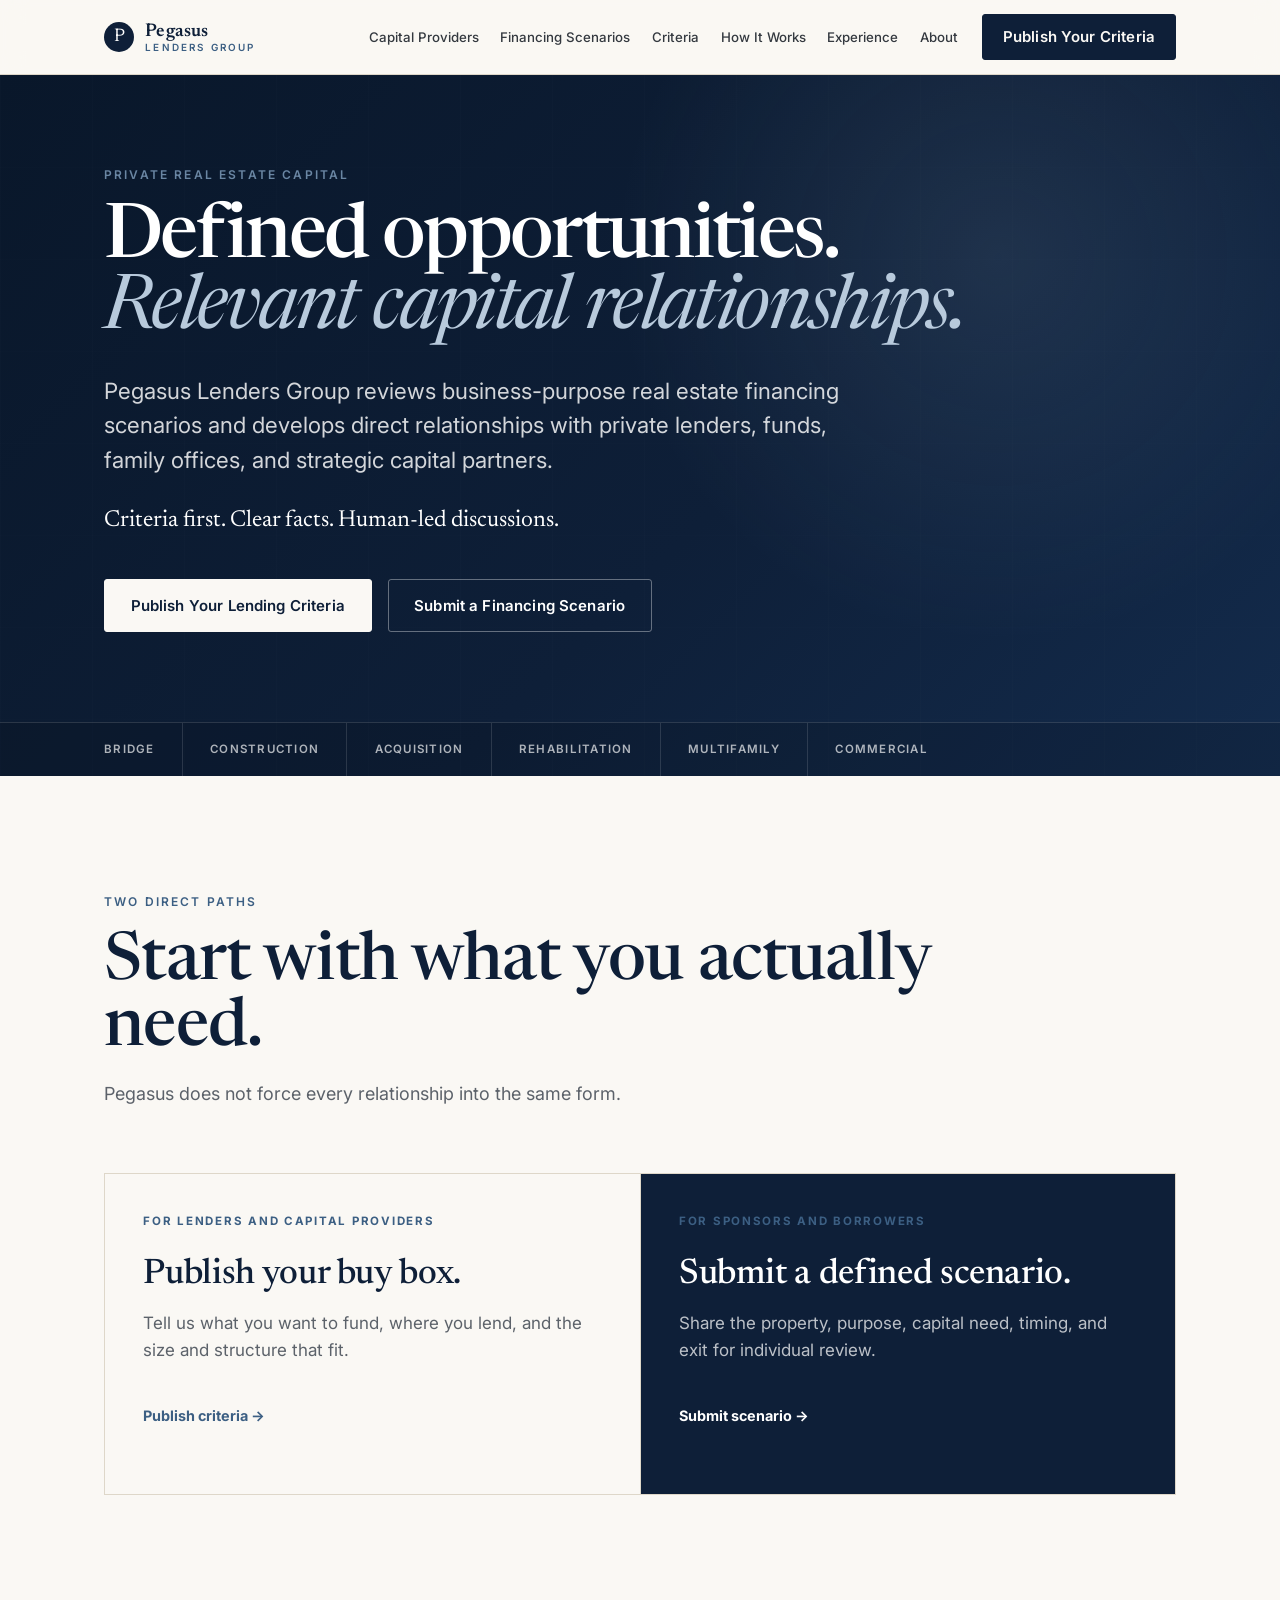
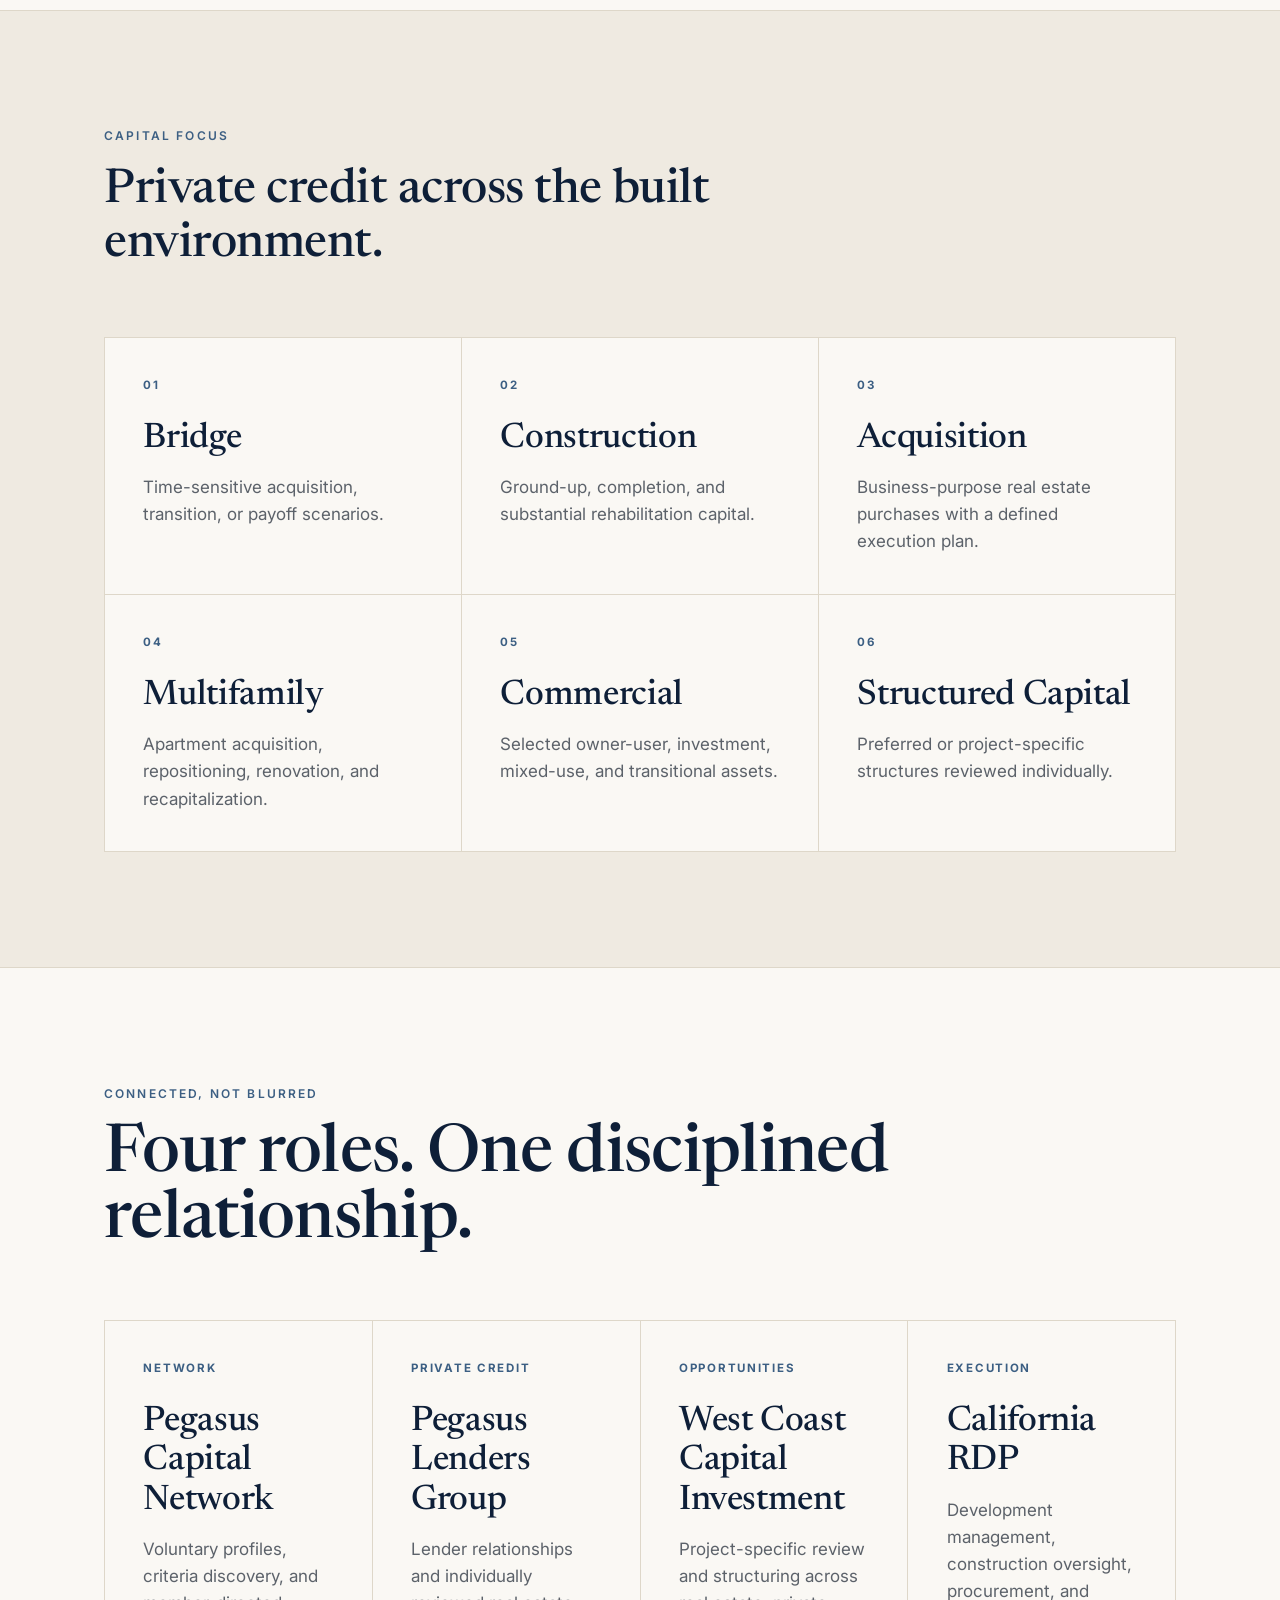
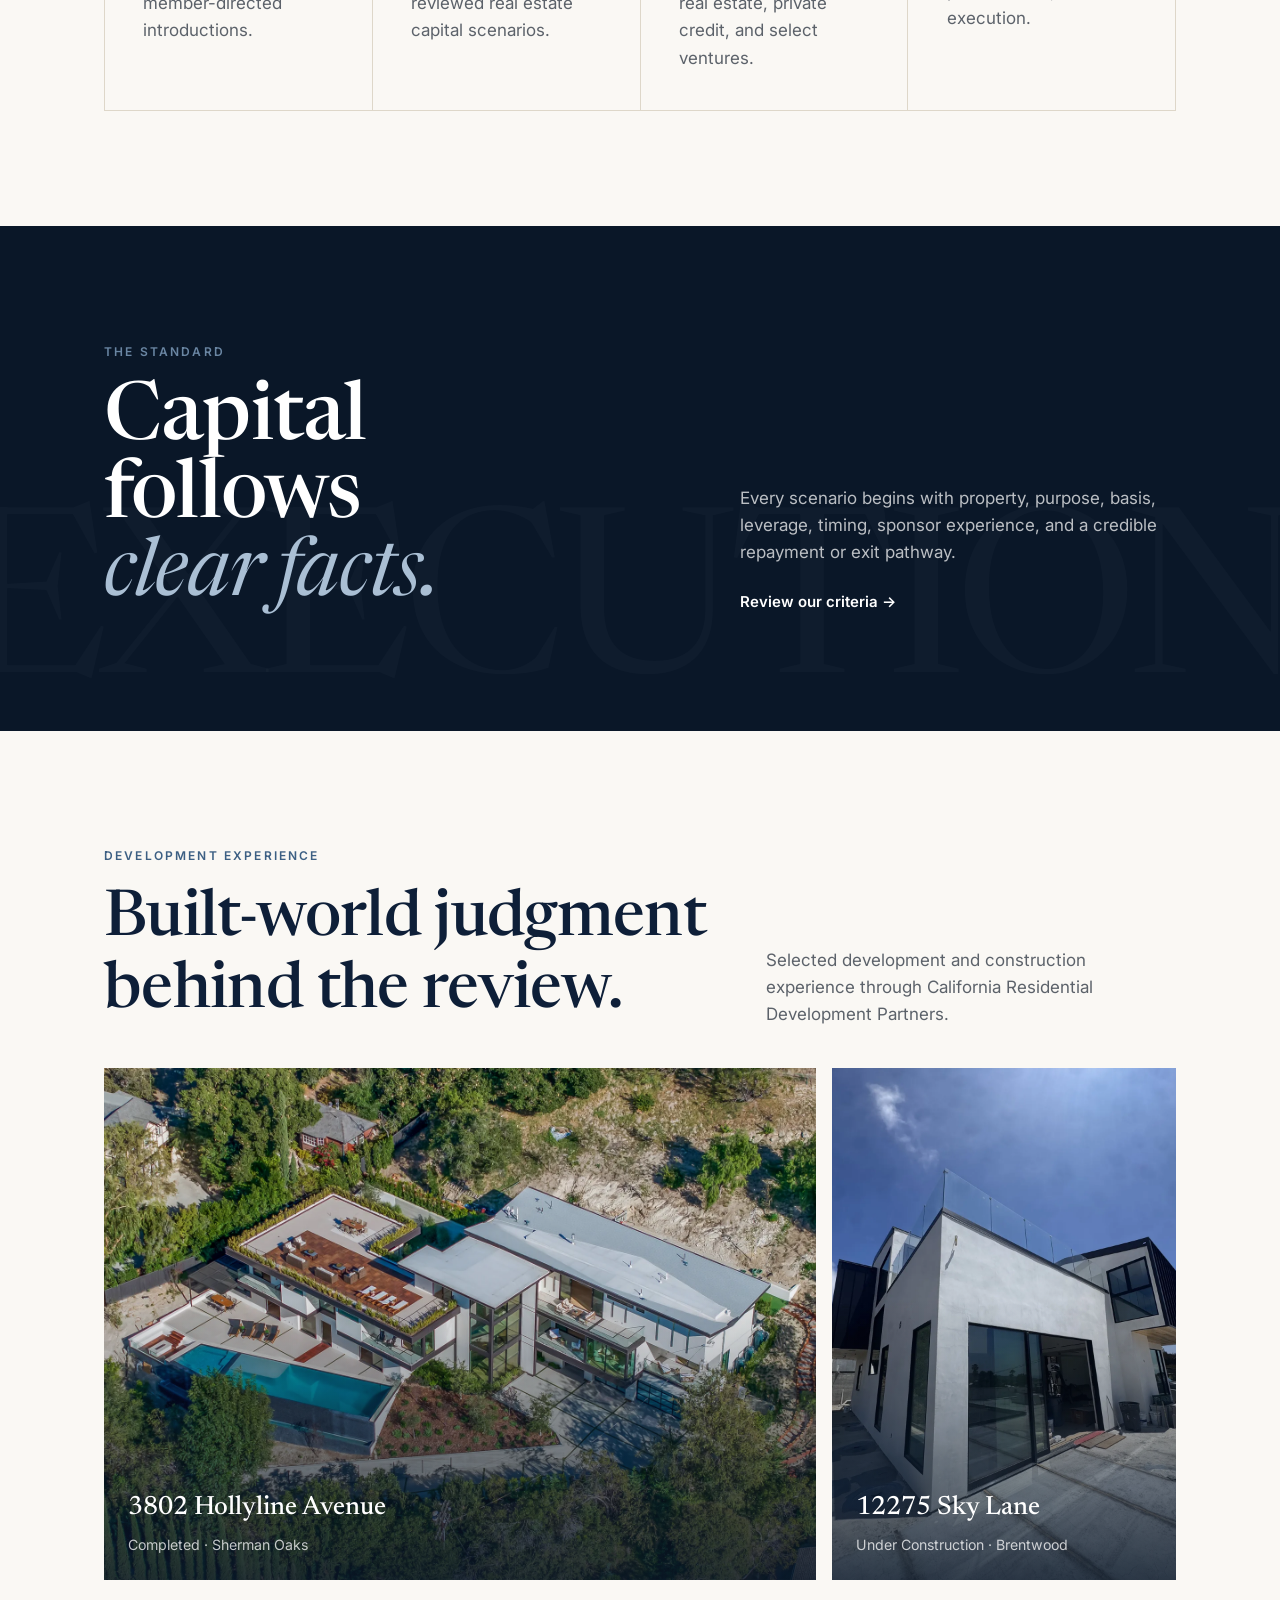
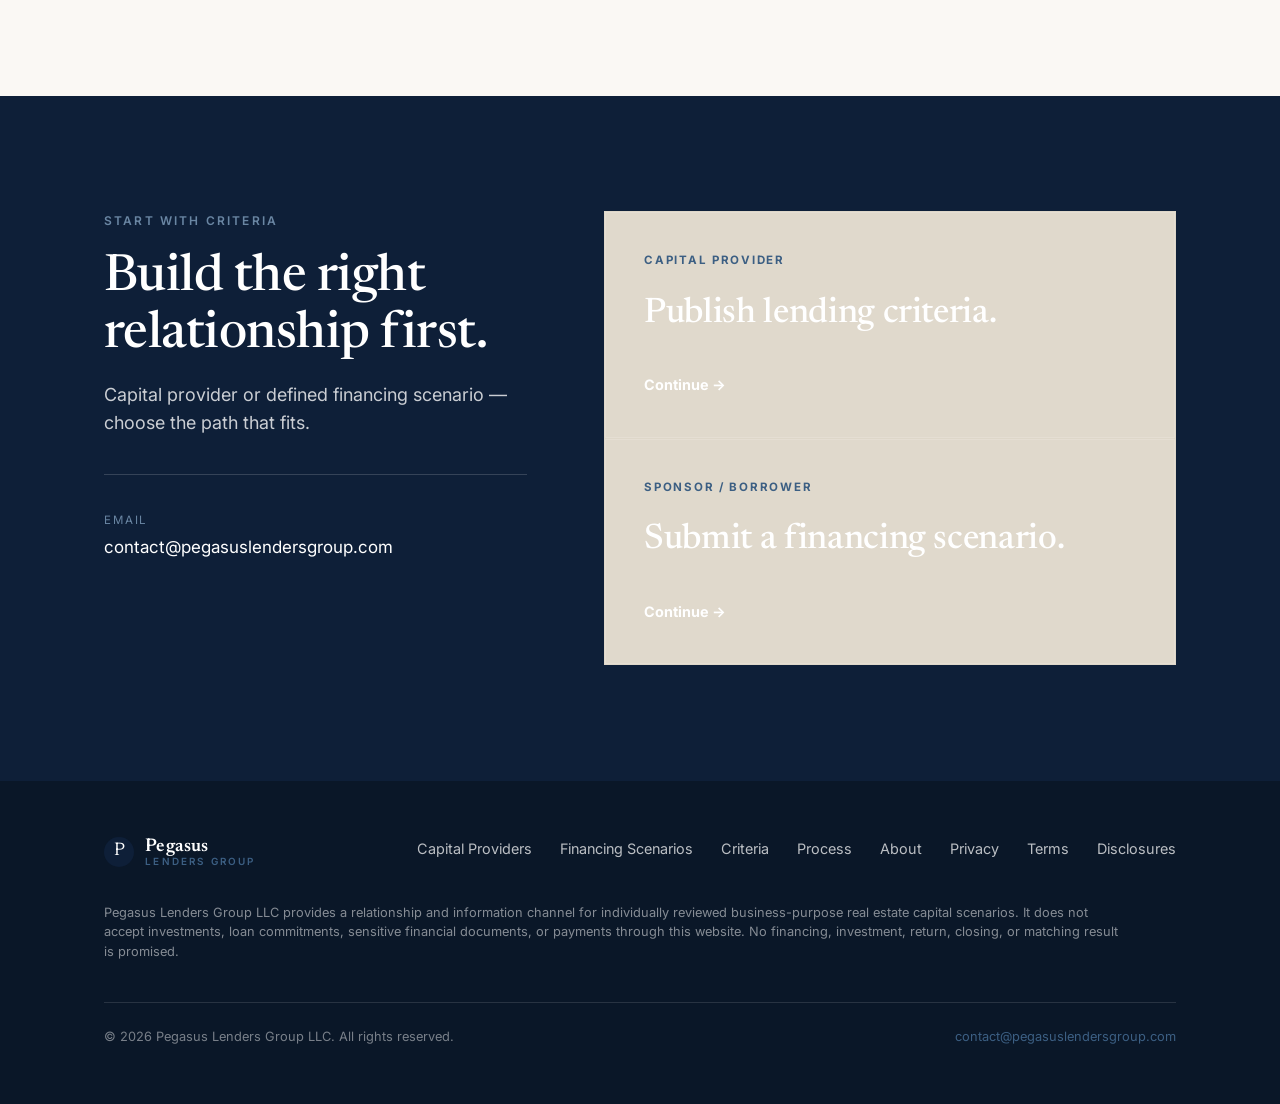
<file: index.html>
<!DOCTYPE html>
<html lang="en">
<head>
  <meta charset="UTF-8" />
  <meta name="viewport" content="width=device-width, initial-scale=1.0" />
  <script>document.documentElement.className += " js";</script>
  <title>Pegasus Lenders Group — Private Real Estate Capital</title>
  <meta name="description" content="Private real estate credit relationships for individually reviewed bridge, construction, acquisition, rehabilitation, multifamily, and commercial financing scenarios." />
  <meta name="robots" content="index,follow,max-image-preview:large,max-snippet:-1,max-video-preview:-1" />
  <link rel="canonical" href="https://pegasuslendersgroup.com/" />
  <link rel="sitemap" type="application/xml" href="https://pegasuslendersgroup.com/sitemap.xml" />
  <meta property="og:type" content="website" />
  <meta property="og:site_name" content="Pegasus Lenders Group" />
  <meta property="og:title" content="Pegasus Lenders Group — Private Real Estate Capital" />
  <meta property="og:description" content="Private real estate credit relationships for individually reviewed bridge, construction, acquisition, rehabilitation, multifamily, and commercial financing scenarios." />
  <meta property="og:url" content="https://pegasuslendersgroup.com/" />
  <meta property="og:image" content="https://pegasuslendersgroup.com/public/images/projects/hollyline/hollyline-aerial.jpg" />
  <meta name="twitter:card" content="summary_large_image" />
  <meta name="twitter:title" content="Pegasus Lenders Group — Private Real Estate Capital" />
  <meta name="twitter:description" content="Private real estate credit relationships for individually reviewed bridge, construction, acquisition, rehabilitation, multifamily, and commercial financing scenarios." />
  <meta name="twitter:image" content="https://pegasuslendersgroup.com/public/images/projects/hollyline/hollyline-aerial.jpg" />
  <link rel="preconnect" href="https://fonts.googleapis.com" />
  <link rel="preconnect" href="https://fonts.gstatic.com" crossorigin />
  <link href="https://fonts.googleapis.com/css2?family=Inter:wght@400;500;600;700&family=Newsreader:opsz,wght@6..72,400;6..72,500;6..72,600&display=swap" rel="stylesheet" />
  <link rel="stylesheet" href="/styles.css?v=20261102-2" />
  <link rel="icon" href="/assets/favicon.svg" type="image/svg+xml" />
  <script type="application/ld+json">{"@context":"https://schema.org","@type":"Organization","@id":"https://pegasuslendersgroup.com/#organization","name":"Pegasus Lenders Group LLC","url":"https://pegasuslendersgroup.com","logo":"https://pegasuslendersgroup.com/assets/favicon.svg","email":"contact@pegasuslendersgroup.com","description":"Private real estate credit relationships for individually reviewed bridge, construction, acquisition, rehabilitation, multifamily, and commercial financing scenarios.","areaServed":"United States","sameAs":["https://pegasuscapitalnetwork.com","https://westcoastcapitalinvestment.com","https://californiardp.com"]}</script>
<script type="application/ld+json">{"@context":"https://schema.org","@type":"WebSite","@id":"https://pegasuslendersgroup.com/#website","url":"https://pegasuslendersgroup.com","name":"Pegasus Lenders Group","publisher":{"@id":"https://pegasuslendersgroup.com/#organization"}}</script>
</head><body><header class="site-header"><div class="wrap site-header__inner">
    <a class="brand" href="/" aria-label="Pegasus Lenders Group home"><span class="brand__mark" aria-hidden="true">P</span><span class="brand__text"><span class="brand__name">Pegasus</span><span class="brand__sub">Lenders Group</span></span></a>
    <nav class="nav" aria-label="Primary"><ul class="nav__links">
      <li><a href="/capital-providers">Capital Providers</a></li>
      <li><a href="/financing-scenarios">Financing Scenarios</a></li>
      <li><a href="/credit-criteria">Criteria</a></li>
      <li><a href="/how-it-works">How It Works</a></li>
      <li><a href="/development-experience">Experience</a></li>
      <li><a href="/about">About</a></li>
    </ul><a href="/capital-providers" class="btn btn--primary nav__cta">Publish Your Criteria</a></nav>
    <button class="nav-toggle" type="button" aria-label="Open menu" aria-expanded="false"><svg viewBox="0 0 24 24" fill="none" stroke="currentColor" stroke-width="1.8" aria-hidden="true"><path d="M4 7h16M4 12h16M4 17h16" stroke-linecap="round" /></svg></button>
  </div></header>
<main>
  <section class="capital-hero capital-hero--rebuild"><div class="wrap capital-hero__layout"><div class="capital-hero__inner reveal"><p class="eyebrow">Private Real Estate Capital</p><h1>Defined opportunities. <em>Relevant capital relationships.</em></h1><p class="capital-hero__lede">Pegasus Lenders Group reviews business-purpose real estate financing scenarios and develops direct relationships with private lenders, funds, family offices, and strategic capital partners.</p><p class="capital-hero__statement">Criteria first. Clear facts. Human-led discussions.</p><div class="btn-row capital-hero__actions"><a href="/capital-providers" class="btn btn--invert">Publish Your Lending Criteria</a><a href="/financing-scenarios" class="btn btn--outline-light">Submit a Financing Scenario</a></div></div><aside class="hero-mandate reveal" aria-label="Pegasus process"><span class="hero-mandate__index">01 / 03</span><p>Define the scenario.</p><p>Match actual criteria.</p><p>Discuss directly.</p></aside></div><div class="capital-hero__strip"><div class="wrap"><span>Bridge</span><span>Construction</span><span>Acquisition</span><span>Rehabilitation</span><span>Multifamily</span><span>Commercial</span></div></div></section>
  <section class="section"><div class="wrap"><div class="section-head section-head--wide reveal"><p class="eyebrow">Two Direct Paths</p><h2>Start with what you actually need.</h2><p class="lede">Pegasus does not force every relationship into the same form.</p></div><div class="choice-grid reveal"><a class="choice-card" href="/capital-providers"><span>For lenders and capital providers</span><h3>Publish your buy box.</h3><p>Tell us what you want to fund, where you lend, and the size and structure that fit.</p><b>Publish criteria →</b></a><a class="choice-card choice-card--navy" href="/financing-scenarios"><span>For sponsors and borrowers</span><h3>Submit a defined scenario.</h3><p>Share the property, purpose, capital need, timing, and exit for individual review.</p><b>Submit scenario →</b></a></div></div></section>
  <section class="section section--stone"><div class="wrap"><div class="section-head reveal"><p class="eyebrow">Capital Focus</p><h2>Private credit across the built environment.</h2></div><div class="service-grid reveal">
  <article class="service-card"><span>01</span><h3>Bridge</h3><p>Time-sensitive acquisition, transition, or payoff scenarios.</p></article>
  <article class="service-card"><span>02</span><h3>Construction</h3><p>Ground-up, completion, and substantial rehabilitation capital.</p></article>
  <article class="service-card"><span>03</span><h3>Acquisition</h3><p>Business-purpose real estate purchases with a defined execution plan.</p></article>
  <article class="service-card"><span>04</span><h3>Multifamily</h3><p>Apartment acquisition, repositioning, renovation, and recapitalization.</p></article>
  <article class="service-card"><span>05</span><h3>Commercial</h3><p>Selected owner-user, investment, mixed-use, and transitional assets.</p></article>
  <article class="service-card"><span>06</span><h3>Structured Capital</h3><p>Preferred or project-specific structures reviewed individually.</p></article>
</div></div></section>
  <section class="section ecosystem"><div class="wrap"><div class="section-head section-head--wide reveal"><p class="eyebrow">Connected, Not Blurred</p><h2>Four roles. One disciplined relationship.</h2></div><div class="ecosystem-grid reveal"><a class="ecosystem-card" href="https://pegasuscapitalnetwork.com" target="_blank" rel="noopener"><span>Network</span><h3>Pegasus Capital Network</h3><p>Voluntary profiles, criteria discovery, and member-directed introductions.</p></a><article class="ecosystem-card"><span>Private Credit</span><h3>Pegasus Lenders Group</h3><p>Lender relationships and individually reviewed real estate capital scenarios.</p></article><a class="ecosystem-card" href="https://westcoastcapitalinvestment.com" target="_blank" rel="noopener"><span>Opportunities</span><h3>West Coast Capital Investment</h3><p>Project-specific review and structuring across real estate, private credit, and select ventures.</p></a><a class="ecosystem-card" href="https://californiardp.com" target="_blank" rel="noopener"><span>Execution</span><h3>California RDP</h3><p>Development management, construction oversight, procurement, and execution.</p></a></div></div></section>
  <section class="sponsor-advantage"><div class="wrap sponsor-advantage__grid"><div class="sponsor-advantage__lead reveal"><p class="eyebrow">The Standard</p><h2>Capital follows <em>clear facts.</em></h2></div><div class="sponsor-advantage__copy reveal"><p>Every scenario begins with property, purpose, basis, leverage, timing, sponsor experience, and a credible repayment or exit pathway.</p><a href="/credit-criteria" class="text-link text-link--light">Review our criteria →</a></div></div></section>
  <section class="section experience-snapshot"><div class="wrap"><div class="experience-snapshot__head reveal"><div><p class="eyebrow">Development Experience</p><h2>Built-world judgment behind the review.</h2></div><p>Selected development and construction experience through California Residential Development Partners.</p></div><div class="experience-snapshot__projects reveal"><a href="/development-experience" class="experience-project experience-project--wide"><picture><source type="image/webp" srcset="/public/images/projects/hollyline/hollyline-aerial-960.webp 960w, /public/images/projects/hollyline/hollyline-aerial.webp 2048w" /><img src="/public/images/projects/hollyline/hollyline-aerial.jpg" width="2048" height="1150" loading="lazy" alt="Completed residence at 3802 Hollyline Avenue in Sherman Oaks" /></picture><span><b>3802 Hollyline Avenue</b><small>Completed · Sherman Oaks</small></span></a><a href="/development-experience" class="experience-project"><picture><source type="image/webp" srcset="/public/images/projects/sky-lane/sky-lane-construction-03.webp" /><img src="/public/images/projects/sky-lane/sky-lane-construction-03.jpeg" width="1152" height="1536" loading="lazy" alt="Construction progress at 12275 Sky Lane in Brentwood" /></picture><span><b>12275 Sky Lane</b><small>Under Construction · Brentwood</small></span></a></div></div></section>
  <section class="section contact"><div class="wrap contact__grid"><div class="contact__intro reveal"><p class="eyebrow">Start With Criteria</p><h2>Build the right relationship first.</h2><p class="lede">Capital provider or defined financing scenario — choose the path that fits.</p><div class="contact__detail"><div class="contact__detail-item"><span>Email</span><a href="mailto:contact@pegasuslendersgroup.com">contact@pegasuslendersgroup.com</a></div></div></div><div class="choice-grid choice-grid--stack reveal"><a class="choice-card choice-card--light" href="/capital-providers"><span>Capital provider</span><h3>Publish lending criteria.</h3><b>Continue →</b></a><a class="choice-card choice-card--light" href="/financing-scenarios"><span>Sponsor / borrower</span><h3>Submit a financing scenario.</h3><b>Continue →</b></a></div></div></section>
</main><footer class="site-footer"><div class="wrap">
    <div class="site-footer__inner"><a class="brand" href="/"><span class="brand__mark" aria-hidden="true">P</span><span class="brand__text"><span class="brand__name">Pegasus</span><span class="brand__sub">Lenders Group</span></span></a><nav class="site-footer__nav" aria-label="Footer"><a href="/capital-providers">Capital Providers</a><a href="/financing-scenarios">Financing Scenarios</a><a href="/credit-criteria">Criteria</a><a href="/how-it-works">Process</a><a href="/about">About</a><a href="/privacy">Privacy</a><a href="/terms">Terms</a><a href="/disclosures">Disclosures</a></nav></div>
    <p class="site-footer__legal">Pegasus Lenders Group LLC provides a relationship and information channel for individually reviewed business-purpose real estate capital scenarios. It does not accept investments, loan commitments, sensitive financial documents, or payments through this website. No financing, investment, return, closing, or matching result is promised.</p>
    <div class="site-footer__bottom"><span>© 2026 Pegasus Lenders Group LLC. All rights reserved.</span><a href="mailto:contact@pegasuslendersgroup.com">contact@pegasuslendersgroup.com</a></div>
  </div></footer><script src="/script.js?v=20261102"></script></body></html>
</file>
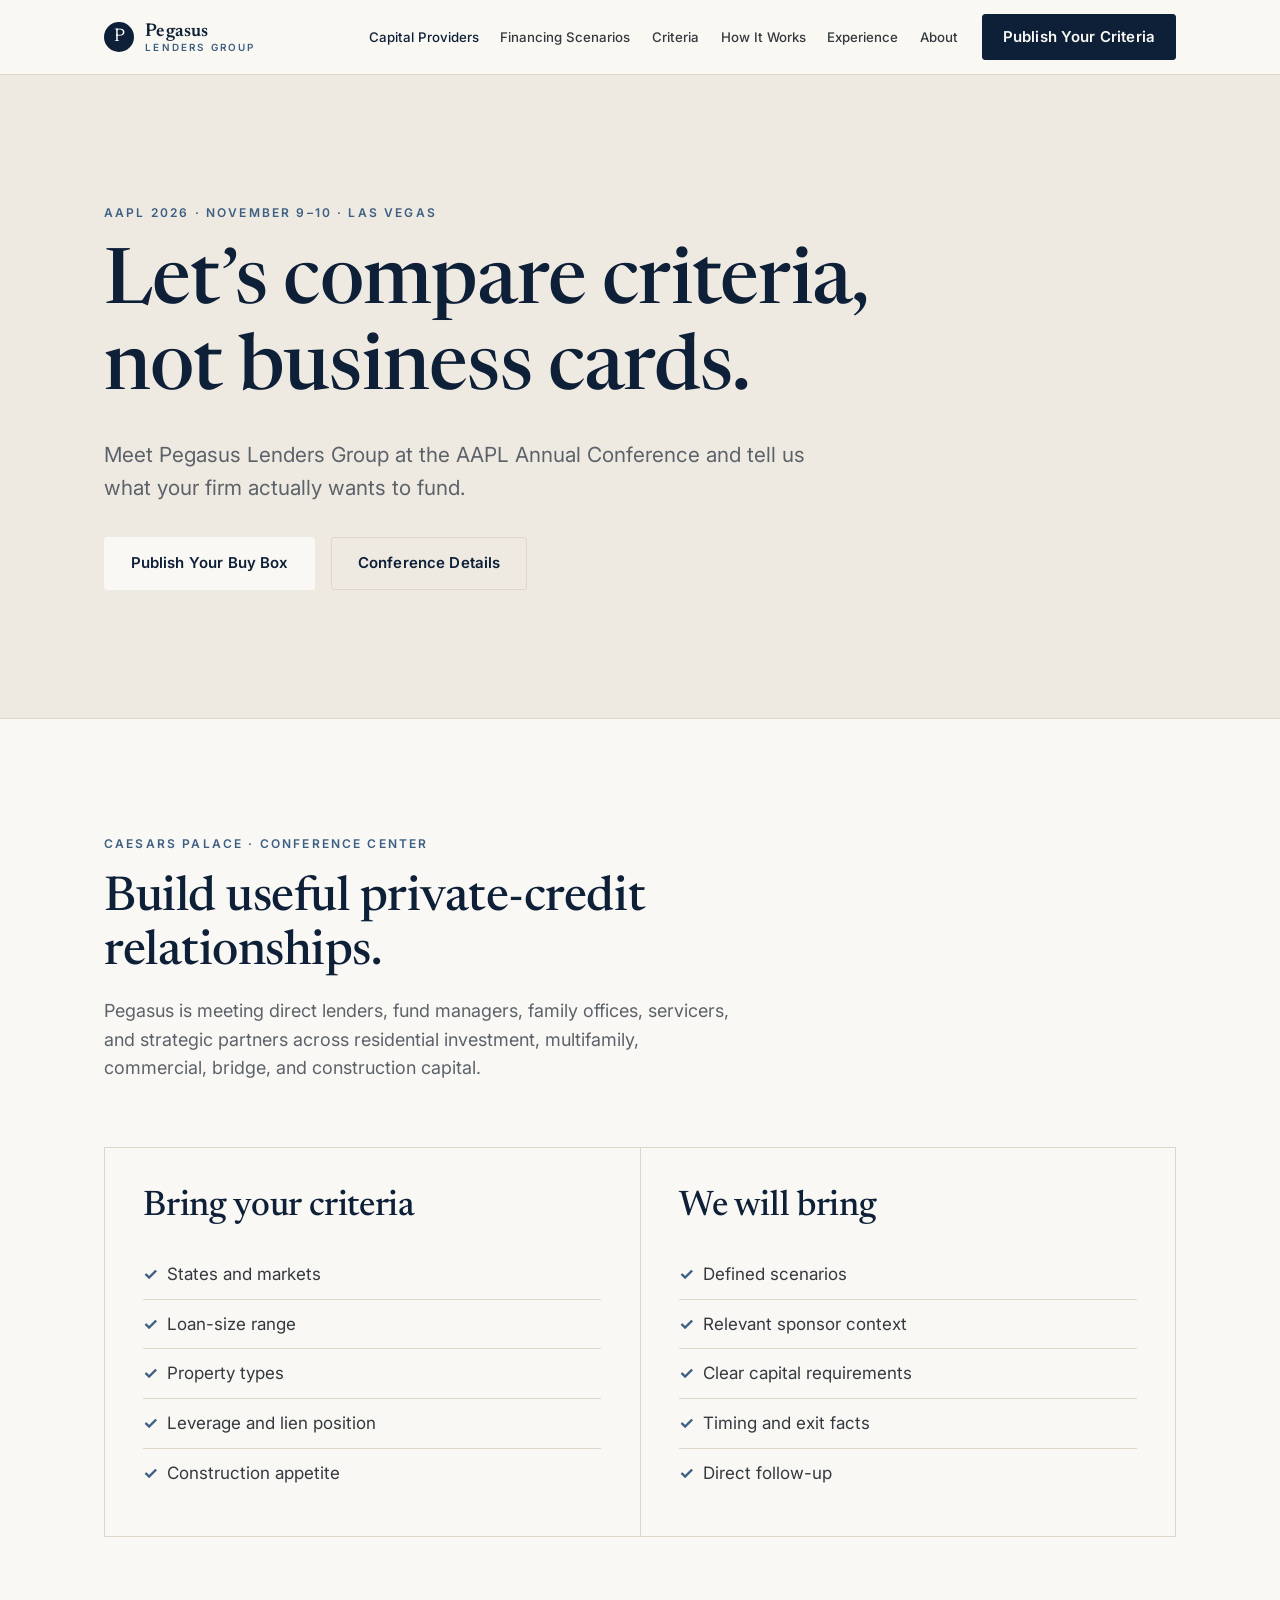
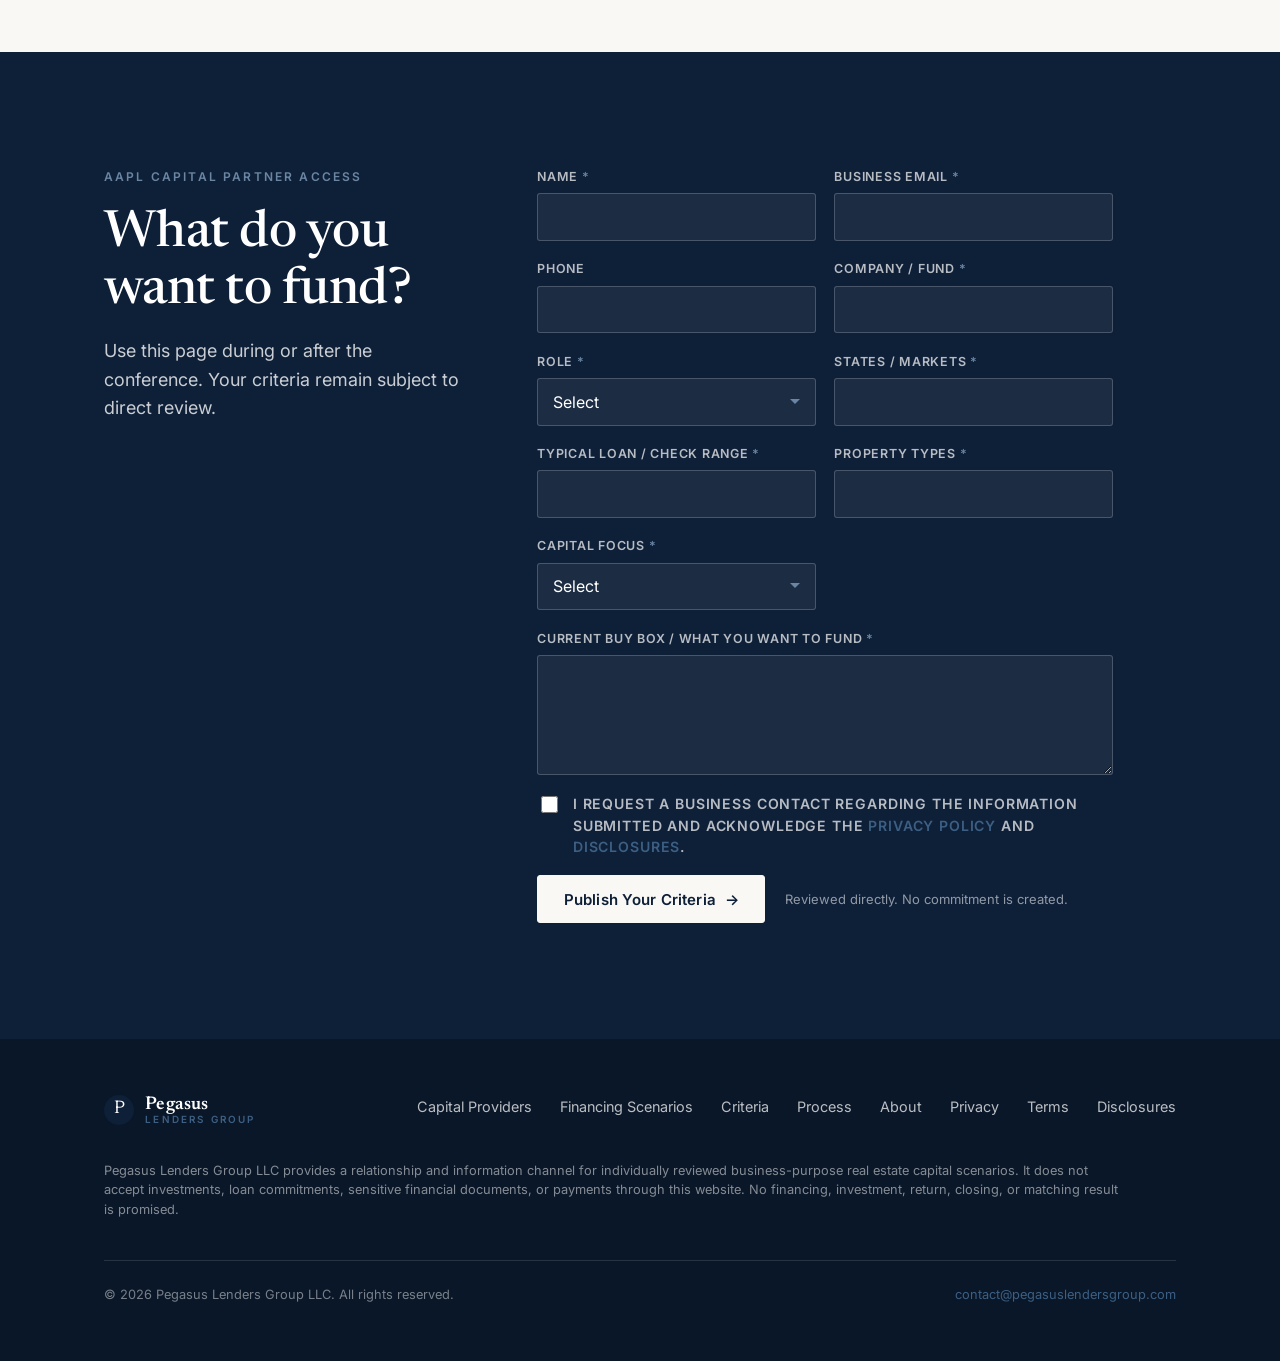
<file: aapl.html>
<!DOCTYPE html>
<html lang="en">
<head>
  <meta charset="UTF-8" />
  <meta name="viewport" content="width=device-width, initial-scale=1.0" />
  <script>document.documentElement.className += " js";</script>
  <title>AAPL Capital Partner Access — Pegasus Lenders Group</title>
  <meta name="description" content="Meet Pegasus Lenders Group at AAPL 2026 and publish your private real estate lending criteria for direct follow-up." />
  <meta name="robots" content="index,follow,max-image-preview:large,max-snippet:-1,max-video-preview:-1" />
  <link rel="canonical" href="https://pegasuslendersgroup.com/aapl" />
  <link rel="sitemap" type="application/xml" href="https://pegasuslendersgroup.com/sitemap.xml" />
  <meta property="og:type" content="website" />
  <meta property="og:site_name" content="Pegasus Lenders Group" />
  <meta property="og:title" content="AAPL Capital Partner Access — Pegasus Lenders Group" />
  <meta property="og:description" content="Meet Pegasus Lenders Group at AAPL 2026 and publish your private real estate lending criteria for direct follow-up." />
  <meta property="og:url" content="https://pegasuslendersgroup.com/aapl" />
  <meta property="og:image" content="https://pegasuslendersgroup.com/public/images/projects/hollyline/hollyline-aerial.jpg" />
  <meta name="twitter:card" content="summary_large_image" />
  <meta name="twitter:title" content="AAPL Capital Partner Access — Pegasus Lenders Group" />
  <meta name="twitter:description" content="Meet Pegasus Lenders Group at AAPL 2026 and publish your private real estate lending criteria for direct follow-up." />
  <meta name="twitter:image" content="https://pegasuslendersgroup.com/public/images/projects/hollyline/hollyline-aerial.jpg" />
  <link rel="preconnect" href="https://fonts.googleapis.com" />
  <link rel="preconnect" href="https://fonts.gstatic.com" crossorigin />
  <link href="https://fonts.googleapis.com/css2?family=Inter:wght@400;500;600;700&family=Newsreader:opsz,wght@6..72,400;6..72,500;6..72,600&display=swap" rel="stylesheet" />
  <link rel="stylesheet" href="/styles.css?v=20261102-2" />
  <link rel="icon" href="/assets/favicon.svg" type="image/svg+xml" />
  <script type="application/ld+json">{"@context":"https://schema.org","@type":"Organization","@id":"https://pegasuslendersgroup.com/#organization","name":"Pegasus Lenders Group LLC","url":"https://pegasuslendersgroup.com","logo":"https://pegasuslendersgroup.com/assets/favicon.svg","email":"contact@pegasuslendersgroup.com","description":"Private real estate credit relationships for individually reviewed bridge, construction, acquisition, rehabilitation, multifamily, and commercial financing scenarios.","areaServed":"United States","sameAs":["https://pegasuscapitalnetwork.com","https://westcoastcapitalinvestment.com","https://californiardp.com"]}</script>
<script type="application/ld+json">{"@context":"https://schema.org","@type":"Event","name":"AAPL 17th Annual Conference","startDate":"2026-11-09","endDate":"2026-11-10","eventAttendanceMode":"https://schema.org/OfflineEventAttendanceMode","eventStatus":"https://schema.org/EventScheduled","location":{"@type":"Place","name":"Caesars Palace Conference Center","address":{"@type":"PostalAddress","streetAddress":"3570 Las Vegas Boulevard South","addressLocality":"Las Vegas","addressRegion":"NV","postalCode":"89109","addressCountry":"US"}},"url":"https://aaplonline.com/conference/"}</script>
</head><body><header class="site-header"><div class="wrap site-header__inner">
    <a class="brand" href="/" aria-label="Pegasus Lenders Group home"><span class="brand__mark" aria-hidden="true">P</span><span class="brand__text"><span class="brand__name">Pegasus</span><span class="brand__sub">Lenders Group</span></span></a>
    <nav class="nav" aria-label="Primary"><ul class="nav__links">
      <li><a href="/capital-providers" aria-current="page">Capital Providers</a></li>
      <li><a href="/financing-scenarios">Financing Scenarios</a></li>
      <li><a href="/credit-criteria">Criteria</a></li>
      <li><a href="/how-it-works">How It Works</a></li>
      <li><a href="/development-experience">Experience</a></li>
      <li><a href="/about">About</a></li>
    </ul><a href="/capital-providers" class="btn btn--primary nav__cta">Publish Your Criteria</a></nav>
    <button class="nav-toggle" type="button" aria-label="Open menu" aria-expanded="false"><svg viewBox="0 0 24 24" fill="none" stroke="currentColor" stroke-width="1.8" aria-hidden="true"><path d="M4 7h16M4 12h16M4 17h16" stroke-linecap="round" /></svg></button>
  </div></header><main><section class="subhero"><div class="wrap"><p class="eyebrow">AAPL 2026 · November 9–10 · Las Vegas</p><h1>Let’s compare criteria, not business cards.</h1><p class="subhero__lede">Meet Pegasus Lenders Group at the AAPL Annual Conference and tell us what your firm actually wants to fund.</p><div class="btn-row subhero__actions"><a class="btn btn--invert" href="#aapl-form">Publish Your Buy Box</a><a class="btn btn--ghost" href="https://aaplonline.com/conference/" target="_blank" rel="noopener">Conference Details</a></div></div></section>
<section class="section"><div class="wrap"><div class="section-head"><p class="eyebrow">Caesars Palace · Conference Center</p><h2>Build useful private-credit relationships.</h2><p class="lede">Pegasus is meeting direct lenders, fund managers, family offices, servicers, and strategic partners across residential investment, multifamily, commercial, bridge, and construction capital.</p></div><div class="check-grid"><div><h3>Bring your criteria</h3><ul class="check-list"><li>States and markets</li><li>Loan-size range</li><li>Property types</li><li>Leverage and lien position</li><li>Construction appetite</li></ul></div><div><h3>We will bring</h3><ul class="check-list"><li>Defined scenarios</li><li>Relevant sponsor context</li><li>Clear capital requirements</li><li>Timing and exit facts</li><li>Direct follow-up</li></ul></div></div></div></section>
<section class="section contact" id="aapl-form"><div class="wrap contact__grid"><div class="contact__intro"><p class="eyebrow">AAPL Capital Partner Access</p><h2>What do you want to fund?</h2><p class="lede">Use this page during or after the conference. Your criteria remain subject to direct review.</p></div><div class="form-wrap"><form class="form js-contact-form js-track-form" name="capital-provider-criteria" method="POST" action="/thank-you" data-netlify="true" netlify-honeypot="bot-field">
    <input type="hidden" name="form-name" value="capital-provider-criteria" /><input type="hidden" name="inquiryType" value="Capital Provider Criteria — AAPL 2026" /><input type="hidden" name="utmSource" /><input type="hidden" name="utmMedium" /><input type="hidden" name="utmCampaign" /><input type="hidden" name="landingPage" /><input type="hidden" name="referrer" />
    <div class="visually-hidden" aria-hidden="true"><label>Do not fill<input type="text" name="bot-field" tabindex="-1" autocomplete="off" /></label></div>
    <div class="field"><label for="name">Name <span class="req" aria-hidden="true">*</span></label><input type="text" id="name" name="name" required aria-required="true" /></div><div class="field"><label for="email">Business Email <span class="req" aria-hidden="true">*</span></label><input type="email" id="email" name="email" required aria-required="true" /></div><div class="field"><label for="phone">Phone</label><input type="tel" id="phone" name="phone" /></div><div class="field"><label for="company">Company / Fund <span class="req" aria-hidden="true">*</span></label><input type="text" id="company" name="company" required aria-required="true" /></div>
    <div class="field"><label for="role">Role <span class="req" aria-hidden="true">*</span></label><select id="role" name="role" required aria-required="true"><option value="">Select</option><option>Direct Lender</option><option>Fund Manager</option><option>Family Office</option><option>Investor</option><option>Loan Broker</option><option>Strategic Partner</option></select></div>
    <div class="field"><label for="markets">States / Markets <span class="req" aria-hidden="true">*</span></label><input type="text" id="markets" name="markets" required aria-required="true" /></div><div class="field"><label for="capitalRange">Typical Loan / Check Range <span class="req" aria-hidden="true">*</span></label><input type="text" id="capitalRange" name="capitalRange" required aria-required="true" /></div><div class="field"><label for="propertyTypes">Property Types <span class="req" aria-hidden="true">*</span></label><input type="text" id="propertyTypes" name="propertyTypes" required aria-required="true" /></div>
    <div class="field"><label for="capitalFocus">Capital Focus <span class="req" aria-hidden="true">*</span></label><select id="capitalFocus" name="capitalFocus" required aria-required="true"><option value="">Select</option><option>Bridge</option><option>Construction</option><option>Acquisition</option><option>Rehabilitation</option><option>Commercial</option><option>Multifamily</option><option>Preferred Capital</option><option>Multiple</option></select></div>
    <div class="field field--full"><label for="message">Current Buy Box / What You Want to Fund <span class="req" aria-hidden="true">*</span></label><textarea id="message" name="message" required aria-required="true"></textarea></div><div class="field field--full checkbox-field"><label><input type="checkbox" name="consent" value="yes" required /> <span>I request a business contact regarding the information submitted and acknowledge the <a href="/privacy">Privacy Policy</a> and <a href="/disclosures">Disclosures</a>.</span></label></div>
    <div class="form__actions"><button type="submit" class="btn btn--invert">Publish Your Criteria <span class="btn-arrow" aria-hidden="true">→</span></button><span class="form__note">Reviewed directly. No commitment is created.</span></div>
  </form></div></div></section></main><footer class="site-footer"><div class="wrap">
    <div class="site-footer__inner"><a class="brand" href="/"><span class="brand__mark" aria-hidden="true">P</span><span class="brand__text"><span class="brand__name">Pegasus</span><span class="brand__sub">Lenders Group</span></span></a><nav class="site-footer__nav" aria-label="Footer"><a href="/capital-providers">Capital Providers</a><a href="/financing-scenarios">Financing Scenarios</a><a href="/credit-criteria">Criteria</a><a href="/how-it-works">Process</a><a href="/about">About</a><a href="/privacy">Privacy</a><a href="/terms">Terms</a><a href="/disclosures">Disclosures</a></nav></div>
    <p class="site-footer__legal">Pegasus Lenders Group LLC provides a relationship and information channel for individually reviewed business-purpose real estate capital scenarios. It does not accept investments, loan commitments, sensitive financial documents, or payments through this website. No financing, investment, return, closing, or matching result is promised.</p>
    <div class="site-footer__bottom"><span>© 2026 Pegasus Lenders Group LLC. All rights reserved.</span><a href="mailto:contact@pegasuslendersgroup.com">contact@pegasuslendersgroup.com</a></div>
  </div></footer><script src="/script.js?v=20261102"></script></body></html>
</file>
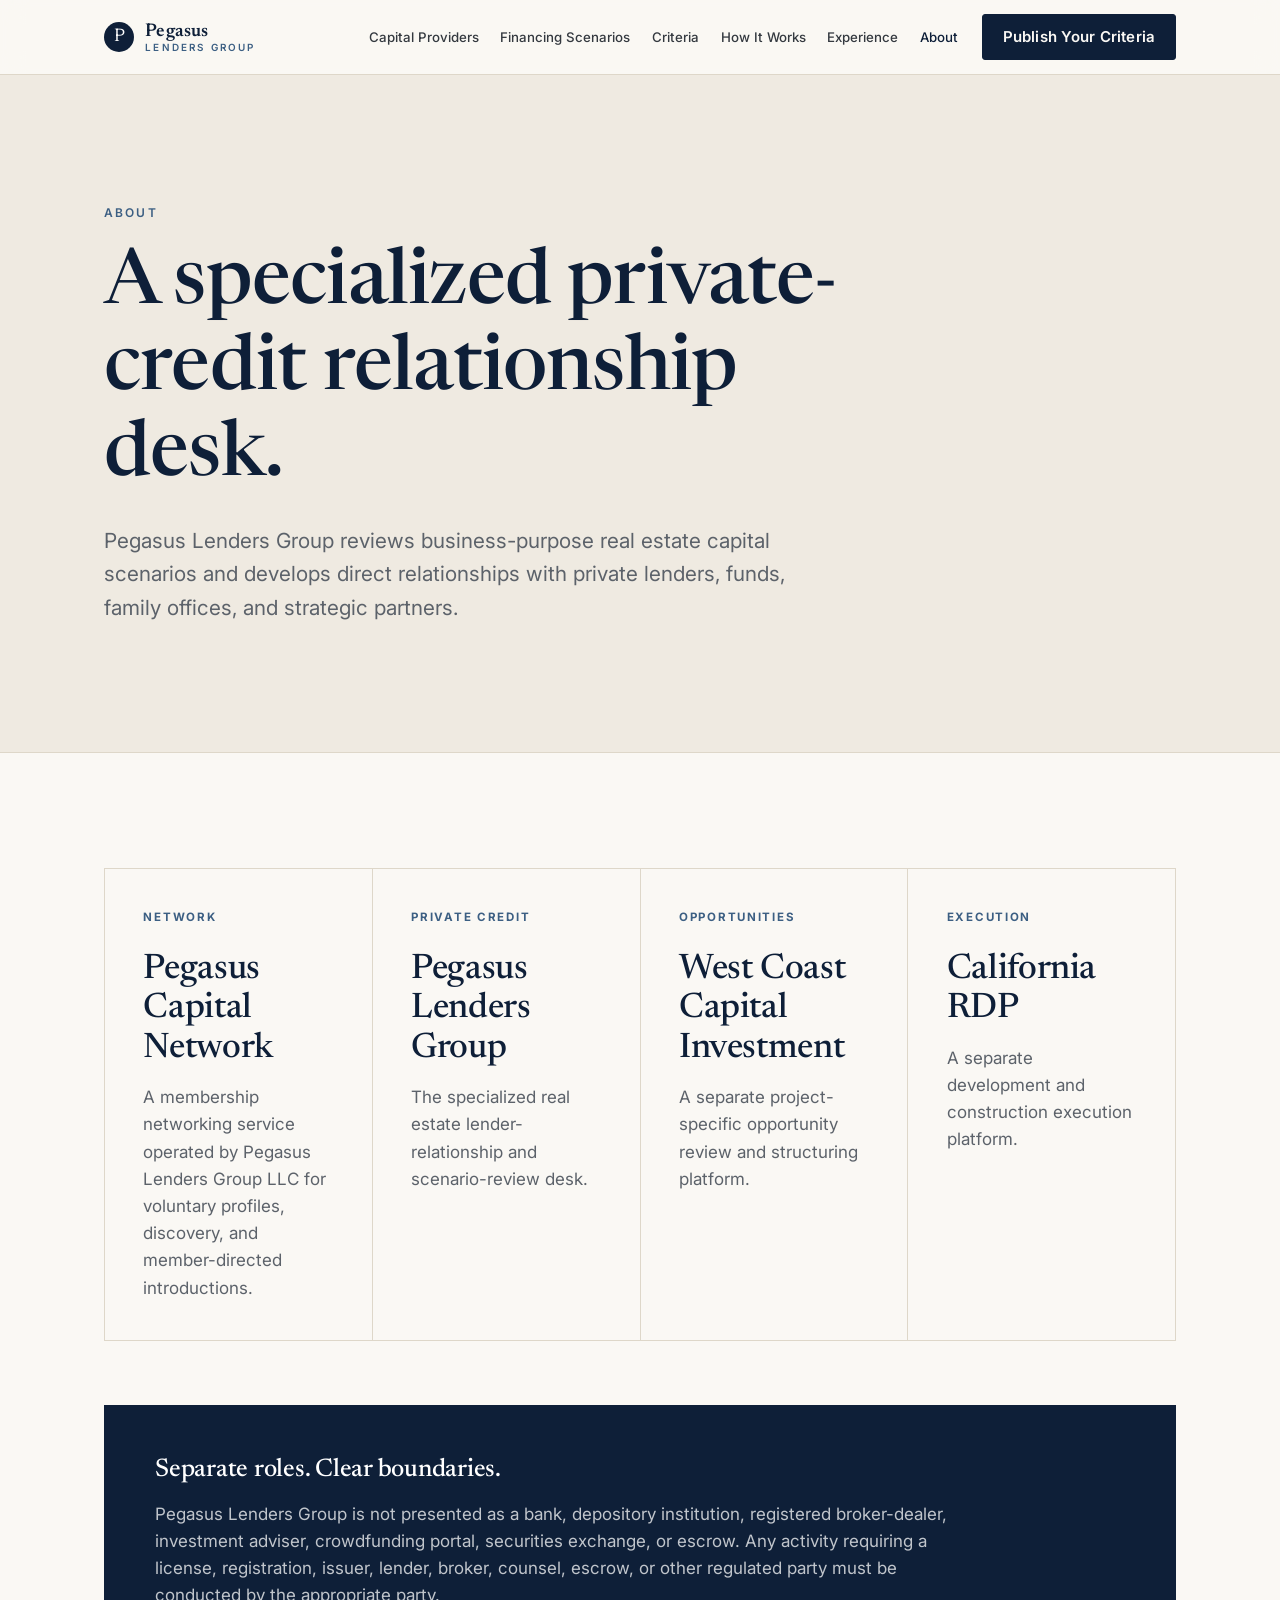
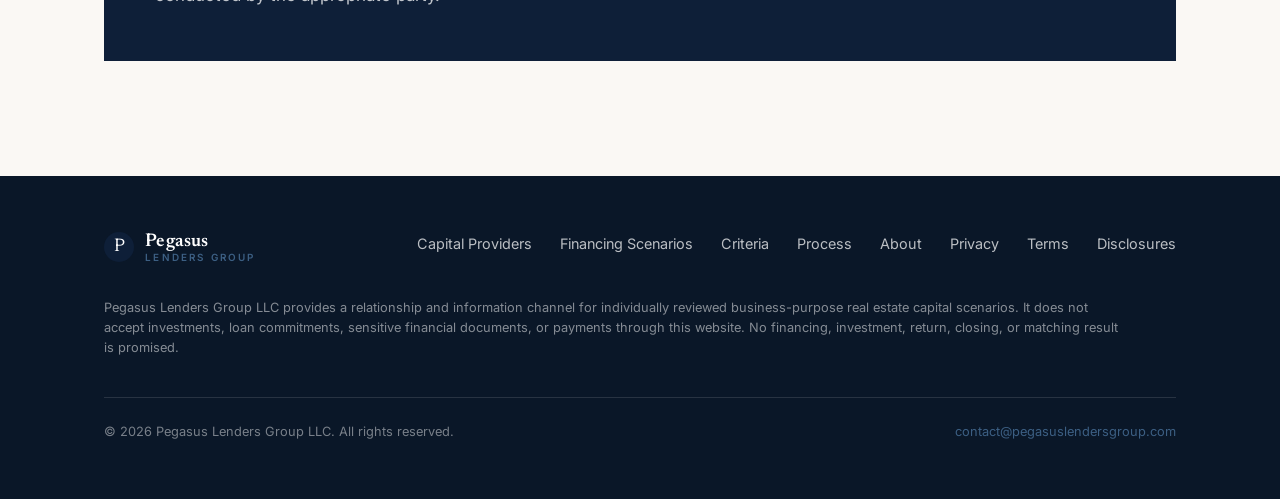
<file: about.html>
<!DOCTYPE html>
<html lang="en">
<head>
  <meta charset="UTF-8" />
  <meta name="viewport" content="width=device-width, initial-scale=1.0" />
  <script>document.documentElement.className += " js";</script>
  <title>About — Pegasus Lenders Group</title>
  <meta name="description" content="Pegasus Lenders Group is the private real estate credit and capital-relationship desk within a broader opportunity, network, and execution ecosystem." />
  <meta name="robots" content="index,follow,max-image-preview:large,max-snippet:-1,max-video-preview:-1" />
  <link rel="canonical" href="https://pegasuslendersgroup.com/about" />
  <link rel="sitemap" type="application/xml" href="https://pegasuslendersgroup.com/sitemap.xml" />
  <meta property="og:type" content="website" />
  <meta property="og:site_name" content="Pegasus Lenders Group" />
  <meta property="og:title" content="About — Pegasus Lenders Group" />
  <meta property="og:description" content="Pegasus Lenders Group is the private real estate credit and capital-relationship desk within a broader opportunity, network, and execution ecosystem." />
  <meta property="og:url" content="https://pegasuslendersgroup.com/about" />
  <meta property="og:image" content="https://pegasuslendersgroup.com/public/images/projects/hollyline/hollyline-aerial.jpg" />
  <meta name="twitter:card" content="summary_large_image" />
  <meta name="twitter:title" content="About — Pegasus Lenders Group" />
  <meta name="twitter:description" content="Pegasus Lenders Group is the private real estate credit and capital-relationship desk within a broader opportunity, network, and execution ecosystem." />
  <meta name="twitter:image" content="https://pegasuslendersgroup.com/public/images/projects/hollyline/hollyline-aerial.jpg" />
  <link rel="preconnect" href="https://fonts.googleapis.com" />
  <link rel="preconnect" href="https://fonts.gstatic.com" crossorigin />
  <link href="https://fonts.googleapis.com/css2?family=Inter:wght@400;500;600;700&family=Newsreader:opsz,wght@6..72,400;6..72,500;6..72,600&display=swap" rel="stylesheet" />
  <link rel="stylesheet" href="/styles.css?v=20261102-2" />
  <link rel="icon" href="/assets/favicon.svg" type="image/svg+xml" />
  <script type="application/ld+json">{"@context":"https://schema.org","@type":"Organization","@id":"https://pegasuslendersgroup.com/#organization","name":"Pegasus Lenders Group LLC","url":"https://pegasuslendersgroup.com","logo":"https://pegasuslendersgroup.com/assets/favicon.svg","email":"contact@pegasuslendersgroup.com","description":"Private real estate credit relationships for individually reviewed bridge, construction, acquisition, rehabilitation, multifamily, and commercial financing scenarios.","areaServed":"United States","sameAs":["https://pegasuscapitalnetwork.com","https://westcoastcapitalinvestment.com","https://californiardp.com"]}</script>

</head><body><header class="site-header"><div class="wrap site-header__inner">
    <a class="brand" href="/" aria-label="Pegasus Lenders Group home"><span class="brand__mark" aria-hidden="true">P</span><span class="brand__text"><span class="brand__name">Pegasus</span><span class="brand__sub">Lenders Group</span></span></a>
    <nav class="nav" aria-label="Primary"><ul class="nav__links">
      <li><a href="/capital-providers">Capital Providers</a></li>
      <li><a href="/financing-scenarios">Financing Scenarios</a></li>
      <li><a href="/credit-criteria">Criteria</a></li>
      <li><a href="/how-it-works">How It Works</a></li>
      <li><a href="/development-experience">Experience</a></li>
      <li><a href="/about" aria-current="page">About</a></li>
    </ul><a href="/capital-providers" class="btn btn--primary nav__cta">Publish Your Criteria</a></nav>
    <button class="nav-toggle" type="button" aria-label="Open menu" aria-expanded="false"><svg viewBox="0 0 24 24" fill="none" stroke="currentColor" stroke-width="1.8" aria-hidden="true"><path d="M4 7h16M4 12h16M4 17h16" stroke-linecap="round" /></svg></button>
  </div></header><main><section class="subhero"><div class="wrap"><p class="eyebrow">About</p><h1>A specialized private-credit relationship desk.</h1><p class="subhero__lede">Pegasus Lenders Group reviews business-purpose real estate capital scenarios and develops direct relationships with private lenders, funds, family offices, and strategic partners.</p></div></section>
<section class="section"><div class="wrap"><div class="ecosystem-grid"><a class="ecosystem-card" href="https://pegasuscapitalnetwork.com" target="_blank" rel="noopener"><span>Network</span><h3>Pegasus Capital Network</h3><p>A membership networking service operated by Pegasus Lenders Group LLC for voluntary profiles, discovery, and member-directed introductions.</p></a><article class="ecosystem-card"><span>Private Credit</span><h3>Pegasus Lenders Group</h3><p>The specialized real estate lender-relationship and scenario-review desk.</p></article><a class="ecosystem-card" href="https://westcoastcapitalinvestment.com" target="_blank" rel="noopener"><span>Opportunities</span><h3>West Coast Capital Investment</h3><p>A separate project-specific opportunity review and structuring platform.</p></a><a class="ecosystem-card" href="https://californiardp.com" target="_blank" rel="noopener"><span>Execution</span><h3>California RDP</h3><p>A separate development and construction execution platform.</p></a></div><div class="legal-callout"><h2>Separate roles. Clear boundaries.</h2><p>Pegasus Lenders Group is not presented as a bank, depository institution, registered broker-dealer, investment adviser, crowdfunding portal, securities exchange, or escrow. Any activity requiring a license, registration, issuer, lender, broker, counsel, escrow, or other regulated party must be conducted by the appropriate party.</p></div></div></section></main><footer class="site-footer"><div class="wrap">
    <div class="site-footer__inner"><a class="brand" href="/"><span class="brand__mark" aria-hidden="true">P</span><span class="brand__text"><span class="brand__name">Pegasus</span><span class="brand__sub">Lenders Group</span></span></a><nav class="site-footer__nav" aria-label="Footer"><a href="/capital-providers">Capital Providers</a><a href="/financing-scenarios">Financing Scenarios</a><a href="/credit-criteria">Criteria</a><a href="/how-it-works">Process</a><a href="/about">About</a><a href="/privacy">Privacy</a><a href="/terms">Terms</a><a href="/disclosures">Disclosures</a></nav></div>
    <p class="site-footer__legal">Pegasus Lenders Group LLC provides a relationship and information channel for individually reviewed business-purpose real estate capital scenarios. It does not accept investments, loan commitments, sensitive financial documents, or payments through this website. No financing, investment, return, closing, or matching result is promised.</p>
    <div class="site-footer__bottom"><span>© 2026 Pegasus Lenders Group LLC. All rights reserved.</span><a href="mailto:contact@pegasuslendersgroup.com">contact@pegasuslendersgroup.com</a></div>
  </div></footer><script src="/script.js?v=20261102"></script></body></html>
</file>
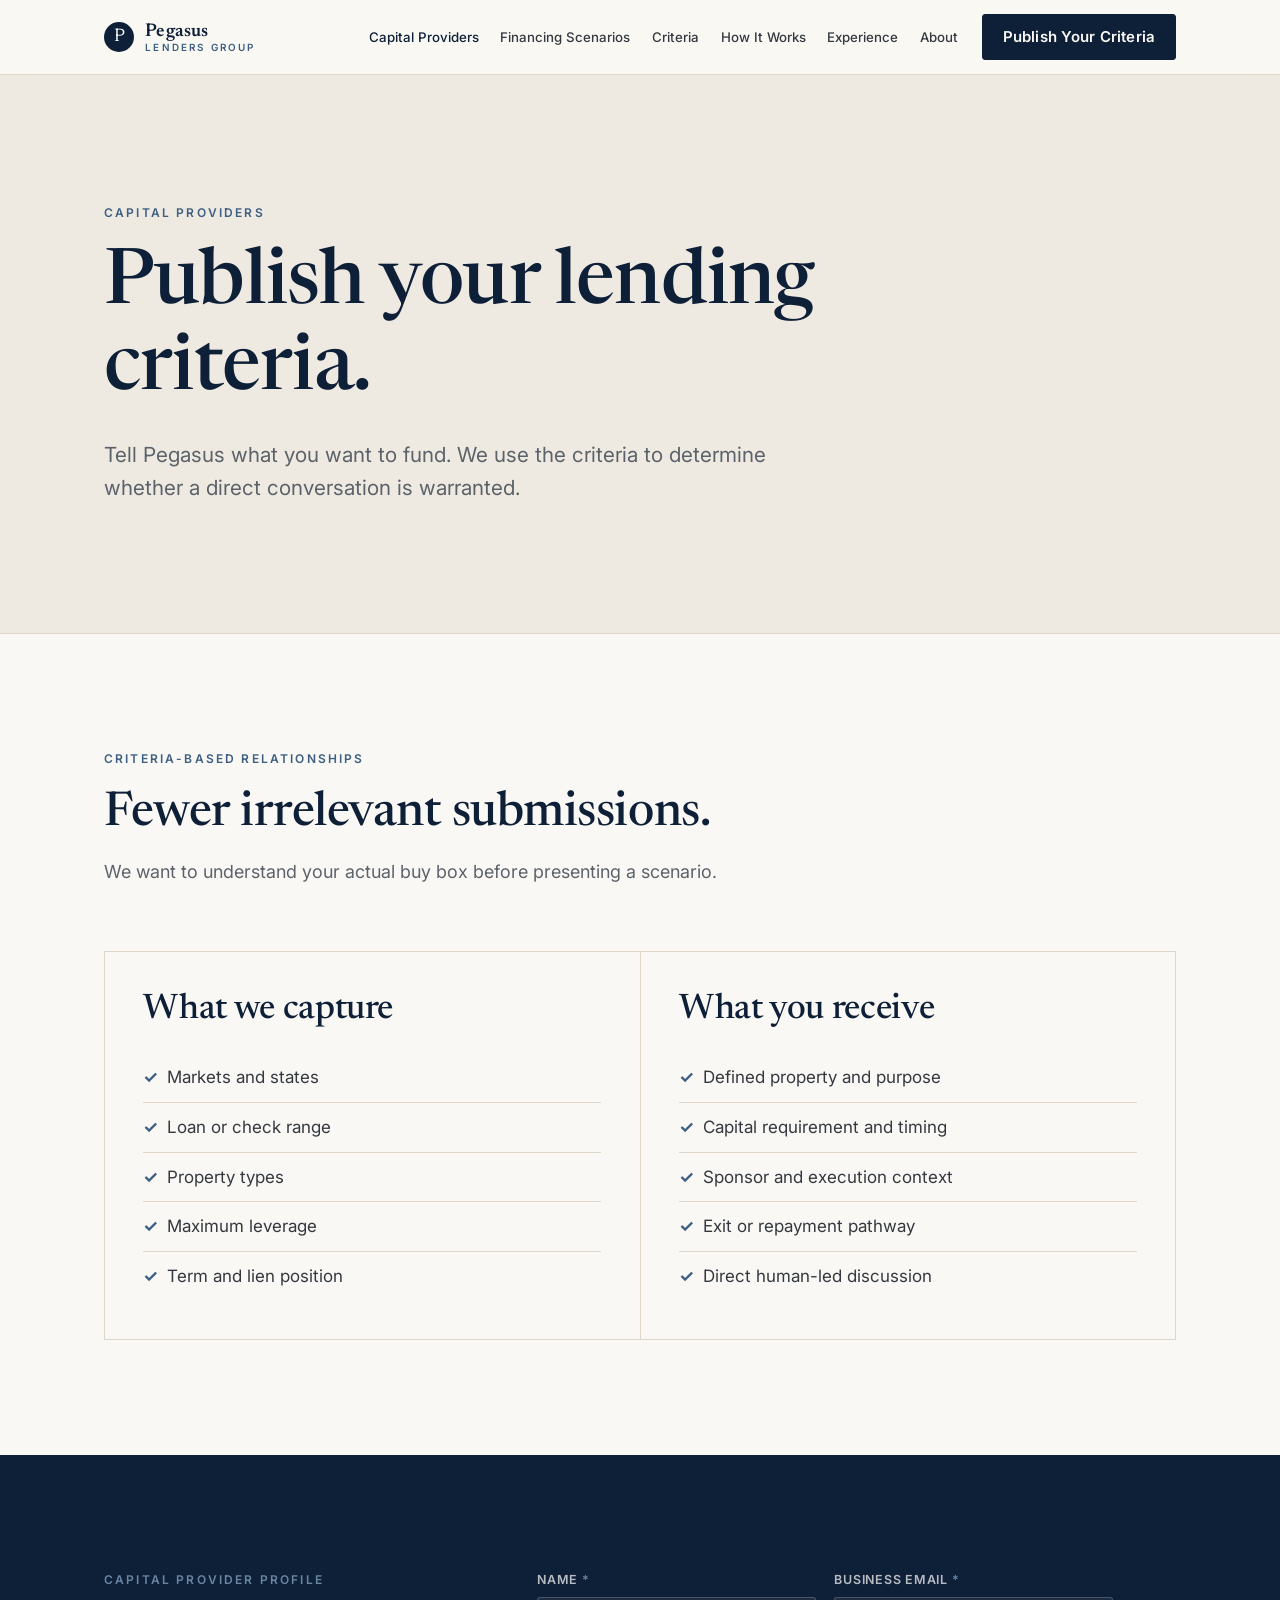
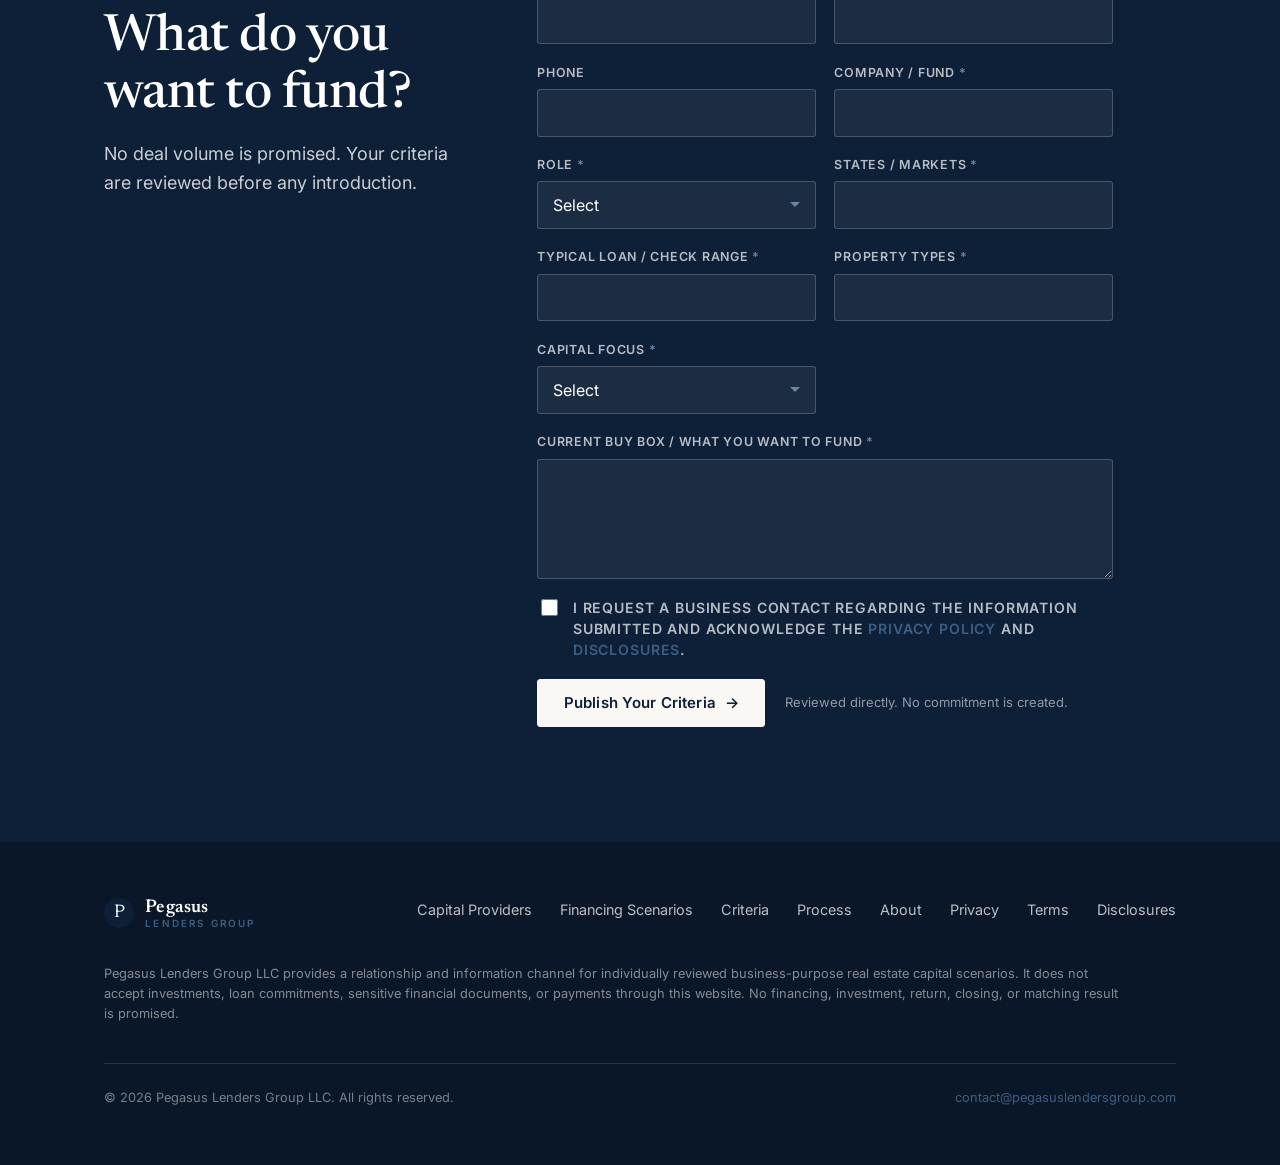
<file: capital-providers.html>
<!DOCTYPE html>
<html lang="en">
<head>
  <meta charset="UTF-8" />
  <meta name="viewport" content="width=device-width, initial-scale=1.0" />
  <script>document.documentElement.className += " js";</script>
  <title>Capital Providers — Pegasus Lenders Group</title>
  <meta name="description" content="Private lenders and real estate capital providers can publish their lending criteria for confidential, criteria-based opportunity matching." />
  <meta name="robots" content="index,follow,max-image-preview:large,max-snippet:-1,max-video-preview:-1" />
  <link rel="canonical" href="https://pegasuslendersgroup.com/capital-providers" />
  <link rel="sitemap" type="application/xml" href="https://pegasuslendersgroup.com/sitemap.xml" />
  <meta property="og:type" content="website" />
  <meta property="og:site_name" content="Pegasus Lenders Group" />
  <meta property="og:title" content="Capital Providers — Pegasus Lenders Group" />
  <meta property="og:description" content="Private lenders and real estate capital providers can publish their lending criteria for confidential, criteria-based opportunity matching." />
  <meta property="og:url" content="https://pegasuslendersgroup.com/capital-providers" />
  <meta property="og:image" content="https://pegasuslendersgroup.com/public/images/projects/hollyline/hollyline-aerial.jpg" />
  <meta name="twitter:card" content="summary_large_image" />
  <meta name="twitter:title" content="Capital Providers — Pegasus Lenders Group" />
  <meta name="twitter:description" content="Private lenders and real estate capital providers can publish their lending criteria for confidential, criteria-based opportunity matching." />
  <meta name="twitter:image" content="https://pegasuslendersgroup.com/public/images/projects/hollyline/hollyline-aerial.jpg" />
  <link rel="preconnect" href="https://fonts.googleapis.com" />
  <link rel="preconnect" href="https://fonts.gstatic.com" crossorigin />
  <link href="https://fonts.googleapis.com/css2?family=Inter:wght@400;500;600;700&family=Newsreader:opsz,wght@6..72,400;6..72,500;6..72,600&display=swap" rel="stylesheet" />
  <link rel="stylesheet" href="/styles.css?v=20261102-2" />
  <link rel="icon" href="/assets/favicon.svg" type="image/svg+xml" />
  <script type="application/ld+json">{"@context":"https://schema.org","@type":"Organization","@id":"https://pegasuslendersgroup.com/#organization","name":"Pegasus Lenders Group LLC","url":"https://pegasuslendersgroup.com","logo":"https://pegasuslendersgroup.com/assets/favicon.svg","email":"contact@pegasuslendersgroup.com","description":"Private real estate credit relationships for individually reviewed bridge, construction, acquisition, rehabilitation, multifamily, and commercial financing scenarios.","areaServed":"United States","sameAs":["https://pegasuscapitalnetwork.com","https://westcoastcapitalinvestment.com","https://californiardp.com"]}</script>

</head><body><header class="site-header"><div class="wrap site-header__inner">
    <a class="brand" href="/" aria-label="Pegasus Lenders Group home"><span class="brand__mark" aria-hidden="true">P</span><span class="brand__text"><span class="brand__name">Pegasus</span><span class="brand__sub">Lenders Group</span></span></a>
    <nav class="nav" aria-label="Primary"><ul class="nav__links">
      <li><a href="/capital-providers" aria-current="page">Capital Providers</a></li>
      <li><a href="/financing-scenarios">Financing Scenarios</a></li>
      <li><a href="/credit-criteria">Criteria</a></li>
      <li><a href="/how-it-works">How It Works</a></li>
      <li><a href="/development-experience">Experience</a></li>
      <li><a href="/about">About</a></li>
    </ul><a href="/capital-providers" class="btn btn--primary nav__cta">Publish Your Criteria</a></nav>
    <button class="nav-toggle" type="button" aria-label="Open menu" aria-expanded="false"><svg viewBox="0 0 24 24" fill="none" stroke="currentColor" stroke-width="1.8" aria-hidden="true"><path d="M4 7h16M4 12h16M4 17h16" stroke-linecap="round" /></svg></button>
  </div></header><main><section class="subhero"><div class="wrap"><p class="eyebrow">Capital Providers</p><h1>Publish your lending criteria.</h1><p class="subhero__lede">Tell Pegasus what you want to fund. We use the criteria to determine whether a direct conversation is warranted.</p></div></section>
<section class="section"><div class="wrap"><div class="section-head reveal"><p class="eyebrow">Criteria-Based Relationships</p><h2>Fewer irrelevant submissions.</h2><p class="lede">We want to understand your actual buy box before presenting a scenario.</p></div><div class="check-grid reveal"><div><h3>What we capture</h3><ul class="check-list"><li>Markets and states</li><li>Loan or check range</li><li>Property types</li><li>Maximum leverage</li><li>Term and lien position</li></ul></div><div><h3>What you receive</h3><ul class="check-list"><li>Defined property and purpose</li><li>Capital requirement and timing</li><li>Sponsor and execution context</li><li>Exit or repayment pathway</li><li>Direct human-led discussion</li></ul></div></div></div></section>
<section class="section contact" id="criteria-form"><div class="wrap contact__grid"><div class="contact__intro"><p class="eyebrow">Capital Provider Profile</p><h2>What do you want to fund?</h2><p class="lede">No deal volume is promised. Your criteria are reviewed before any introduction.</p></div><div class="form-wrap"><form class="form js-contact-form js-track-form" name="capital-provider-criteria" method="POST" action="/thank-you" data-netlify="true" netlify-honeypot="bot-field">
    <input type="hidden" name="form-name" value="capital-provider-criteria" /><input type="hidden" name="inquiryType" value="Capital Provider Criteria — Website" /><input type="hidden" name="utmSource" /><input type="hidden" name="utmMedium" /><input type="hidden" name="utmCampaign" /><input type="hidden" name="landingPage" /><input type="hidden" name="referrer" />
    <div class="visually-hidden" aria-hidden="true"><label>Do not fill<input type="text" name="bot-field" tabindex="-1" autocomplete="off" /></label></div>
    <div class="field"><label for="name">Name <span class="req" aria-hidden="true">*</span></label><input type="text" id="name" name="name" required aria-required="true" /></div><div class="field"><label for="email">Business Email <span class="req" aria-hidden="true">*</span></label><input type="email" id="email" name="email" required aria-required="true" /></div><div class="field"><label for="phone">Phone</label><input type="tel" id="phone" name="phone" /></div><div class="field"><label for="company">Company / Fund <span class="req" aria-hidden="true">*</span></label><input type="text" id="company" name="company" required aria-required="true" /></div>
    <div class="field"><label for="role">Role <span class="req" aria-hidden="true">*</span></label><select id="role" name="role" required aria-required="true"><option value="">Select</option><option>Direct Lender</option><option>Fund Manager</option><option>Family Office</option><option>Investor</option><option>Loan Broker</option><option>Strategic Partner</option></select></div>
    <div class="field"><label for="markets">States / Markets <span class="req" aria-hidden="true">*</span></label><input type="text" id="markets" name="markets" required aria-required="true" /></div><div class="field"><label for="capitalRange">Typical Loan / Check Range <span class="req" aria-hidden="true">*</span></label><input type="text" id="capitalRange" name="capitalRange" required aria-required="true" /></div><div class="field"><label for="propertyTypes">Property Types <span class="req" aria-hidden="true">*</span></label><input type="text" id="propertyTypes" name="propertyTypes" required aria-required="true" /></div>
    <div class="field"><label for="capitalFocus">Capital Focus <span class="req" aria-hidden="true">*</span></label><select id="capitalFocus" name="capitalFocus" required aria-required="true"><option value="">Select</option><option>Bridge</option><option>Construction</option><option>Acquisition</option><option>Rehabilitation</option><option>Commercial</option><option>Multifamily</option><option>Preferred Capital</option><option>Multiple</option></select></div>
    <div class="field field--full"><label for="message">Current Buy Box / What You Want to Fund <span class="req" aria-hidden="true">*</span></label><textarea id="message" name="message" required aria-required="true"></textarea></div><div class="field field--full checkbox-field"><label><input type="checkbox" name="consent" value="yes" required /> <span>I request a business contact regarding the information submitted and acknowledge the <a href="/privacy">Privacy Policy</a> and <a href="/disclosures">Disclosures</a>.</span></label></div>
    <div class="form__actions"><button type="submit" class="btn btn--invert">Publish Your Criteria <span class="btn-arrow" aria-hidden="true">→</span></button><span class="form__note">Reviewed directly. No commitment is created.</span></div>
  </form></div></div></section></main><footer class="site-footer"><div class="wrap">
    <div class="site-footer__inner"><a class="brand" href="/"><span class="brand__mark" aria-hidden="true">P</span><span class="brand__text"><span class="brand__name">Pegasus</span><span class="brand__sub">Lenders Group</span></span></a><nav class="site-footer__nav" aria-label="Footer"><a href="/capital-providers">Capital Providers</a><a href="/financing-scenarios">Financing Scenarios</a><a href="/credit-criteria">Criteria</a><a href="/how-it-works">Process</a><a href="/about">About</a><a href="/privacy">Privacy</a><a href="/terms">Terms</a><a href="/disclosures">Disclosures</a></nav></div>
    <p class="site-footer__legal">Pegasus Lenders Group LLC provides a relationship and information channel for individually reviewed business-purpose real estate capital scenarios. It does not accept investments, loan commitments, sensitive financial documents, or payments through this website. No financing, investment, return, closing, or matching result is promised.</p>
    <div class="site-footer__bottom"><span>© 2026 Pegasus Lenders Group LLC. All rights reserved.</span><a href="mailto:contact@pegasuslendersgroup.com">contact@pegasuslendersgroup.com</a></div>
  </div></footer><script src="/script.js?v=20261102"></script></body></html>
</file>
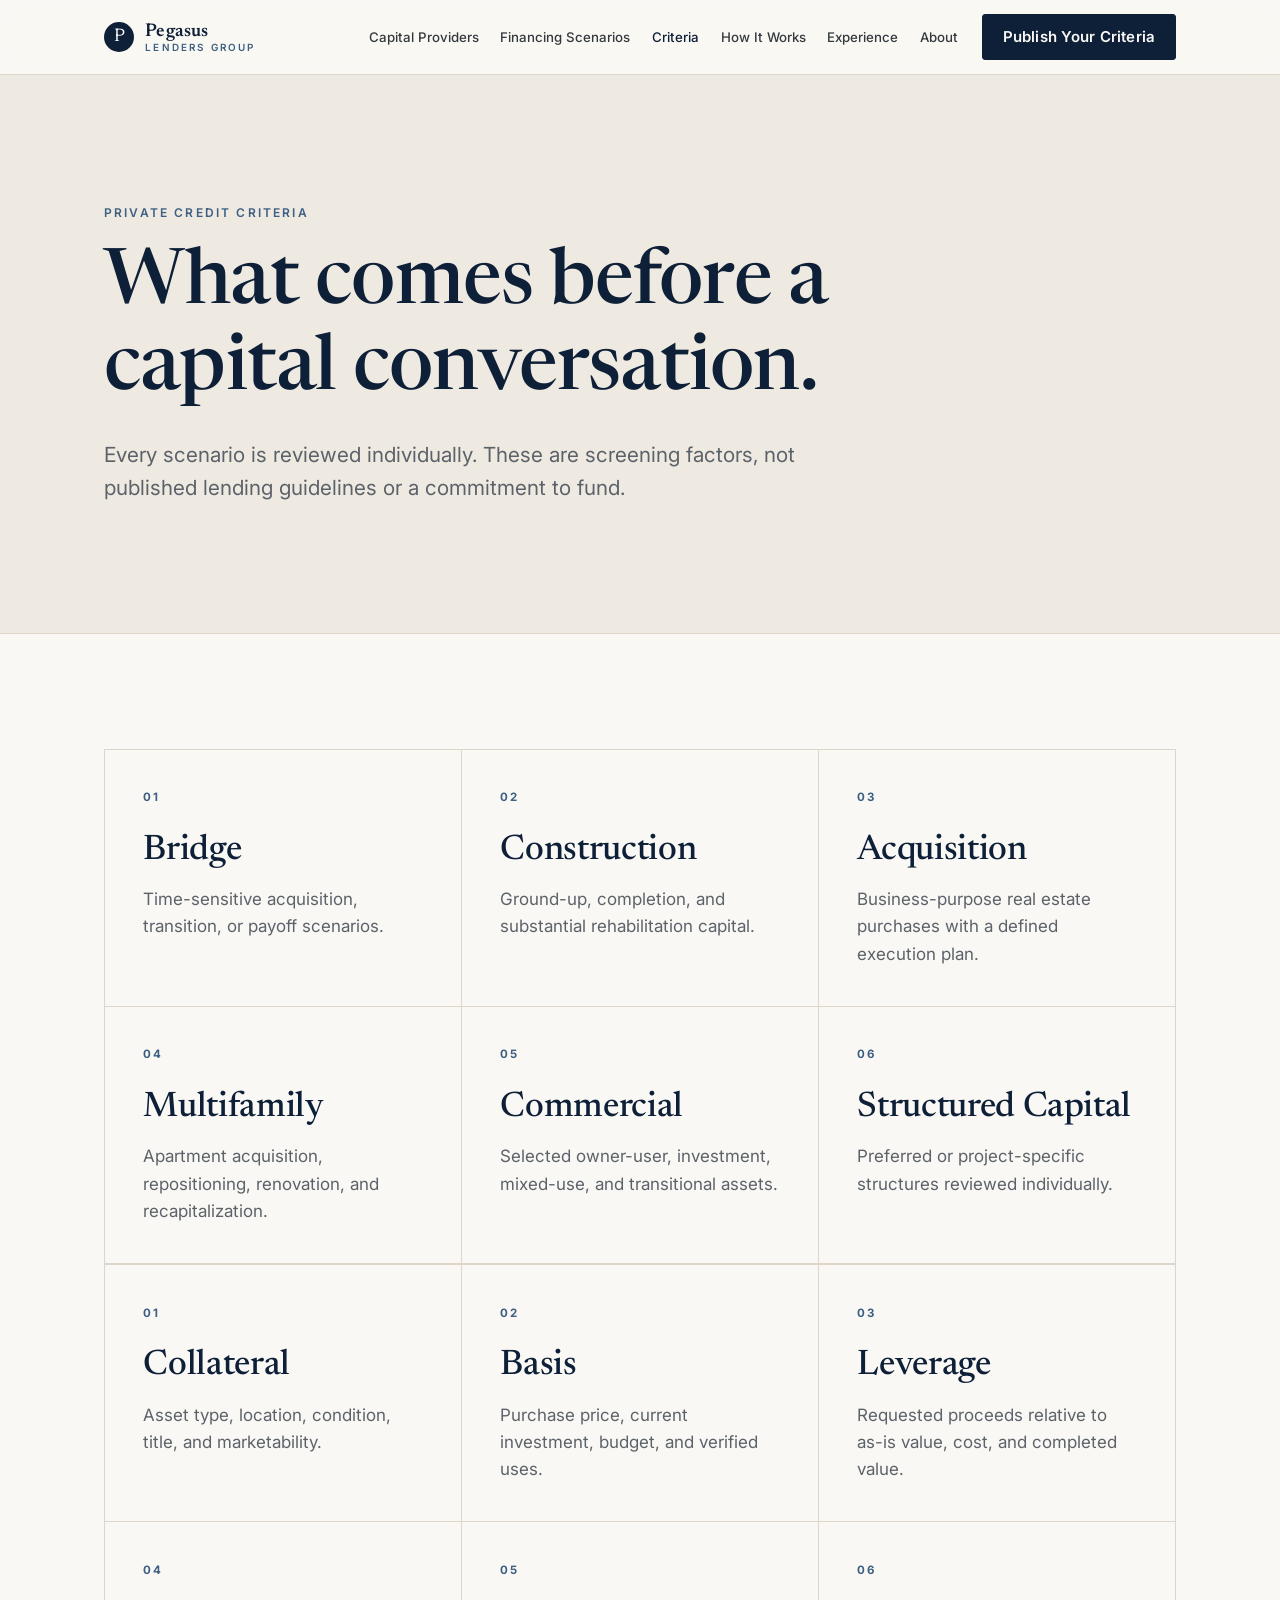
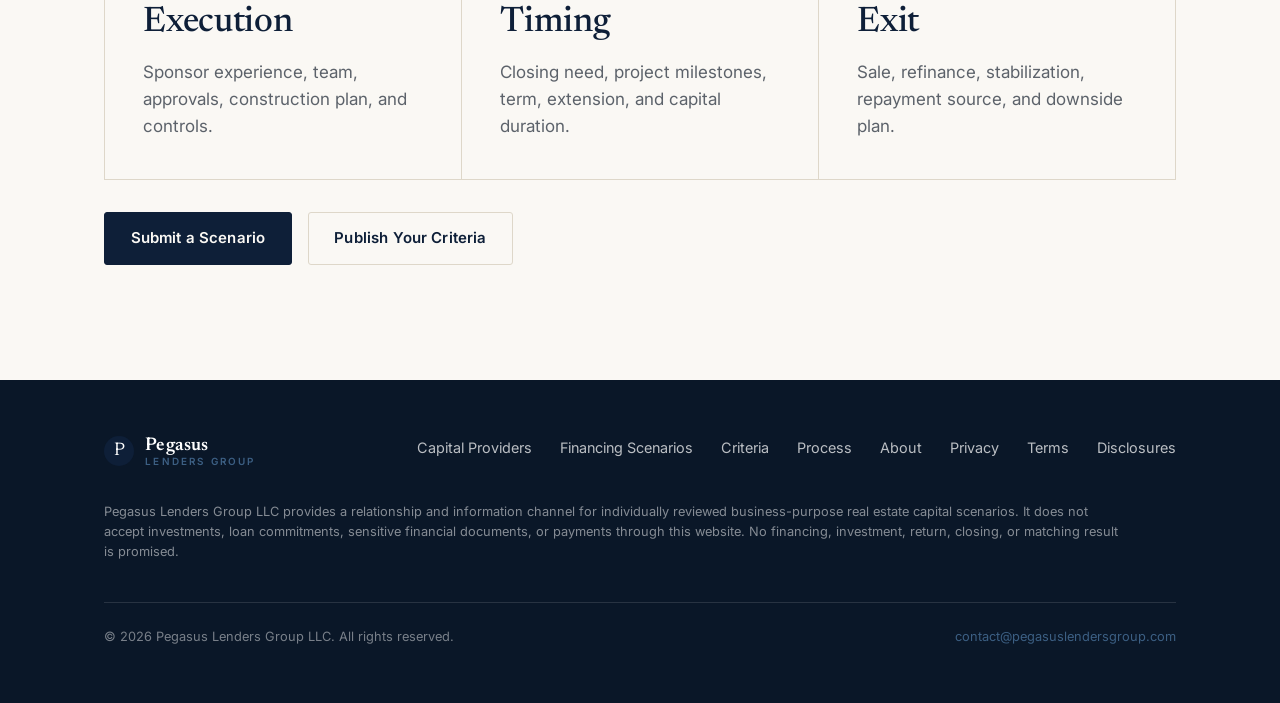
<file: credit-criteria.html>
<!DOCTYPE html>
<html lang="en">
<head>
  <meta charset="UTF-8" />
  <meta name="viewport" content="width=device-width, initial-scale=1.0" />
  <script>document.documentElement.className += " js";</script>
  <title>Private Credit Criteria — Pegasus Lenders Group</title>
  <meta name="description" content="How Pegasus Lenders Group reviews private real estate credit scenarios: collateral, basis, leverage, sponsor experience, timing, and exit." />
  <meta name="robots" content="index,follow,max-image-preview:large,max-snippet:-1,max-video-preview:-1" />
  <link rel="canonical" href="https://pegasuslendersgroup.com/credit-criteria" />
  <link rel="sitemap" type="application/xml" href="https://pegasuslendersgroup.com/sitemap.xml" />
  <meta property="og:type" content="website" />
  <meta property="og:site_name" content="Pegasus Lenders Group" />
  <meta property="og:title" content="Private Credit Criteria — Pegasus Lenders Group" />
  <meta property="og:description" content="How Pegasus Lenders Group reviews private real estate credit scenarios: collateral, basis, leverage, sponsor experience, timing, and exit." />
  <meta property="og:url" content="https://pegasuslendersgroup.com/credit-criteria" />
  <meta property="og:image" content="https://pegasuslendersgroup.com/public/images/projects/hollyline/hollyline-aerial.jpg" />
  <meta name="twitter:card" content="summary_large_image" />
  <meta name="twitter:title" content="Private Credit Criteria — Pegasus Lenders Group" />
  <meta name="twitter:description" content="How Pegasus Lenders Group reviews private real estate credit scenarios: collateral, basis, leverage, sponsor experience, timing, and exit." />
  <meta name="twitter:image" content="https://pegasuslendersgroup.com/public/images/projects/hollyline/hollyline-aerial.jpg" />
  <link rel="preconnect" href="https://fonts.googleapis.com" />
  <link rel="preconnect" href="https://fonts.gstatic.com" crossorigin />
  <link href="https://fonts.googleapis.com/css2?family=Inter:wght@400;500;600;700&family=Newsreader:opsz,wght@6..72,400;6..72,500;6..72,600&display=swap" rel="stylesheet" />
  <link rel="stylesheet" href="/styles.css?v=20261102-2" />
  <link rel="icon" href="/assets/favicon.svg" type="image/svg+xml" />
  <script type="application/ld+json">{"@context":"https://schema.org","@type":"Organization","@id":"https://pegasuslendersgroup.com/#organization","name":"Pegasus Lenders Group LLC","url":"https://pegasuslendersgroup.com","logo":"https://pegasuslendersgroup.com/assets/favicon.svg","email":"contact@pegasuslendersgroup.com","description":"Private real estate credit relationships for individually reviewed bridge, construction, acquisition, rehabilitation, multifamily, and commercial financing scenarios.","areaServed":"United States","sameAs":["https://pegasuscapitalnetwork.com","https://westcoastcapitalinvestment.com","https://californiardp.com"]}</script>

</head><body><header class="site-header"><div class="wrap site-header__inner">
    <a class="brand" href="/" aria-label="Pegasus Lenders Group home"><span class="brand__mark" aria-hidden="true">P</span><span class="brand__text"><span class="brand__name">Pegasus</span><span class="brand__sub">Lenders Group</span></span></a>
    <nav class="nav" aria-label="Primary"><ul class="nav__links">
      <li><a href="/capital-providers">Capital Providers</a></li>
      <li><a href="/financing-scenarios">Financing Scenarios</a></li>
      <li><a href="/credit-criteria" aria-current="page">Criteria</a></li>
      <li><a href="/how-it-works">How It Works</a></li>
      <li><a href="/development-experience">Experience</a></li>
      <li><a href="/about">About</a></li>
    </ul><a href="/capital-providers" class="btn btn--primary nav__cta">Publish Your Criteria</a></nav>
    <button class="nav-toggle" type="button" aria-label="Open menu" aria-expanded="false"><svg viewBox="0 0 24 24" fill="none" stroke="currentColor" stroke-width="1.8" aria-hidden="true"><path d="M4 7h16M4 12h16M4 17h16" stroke-linecap="round" /></svg></button>
  </div></header><main><section class="subhero"><div class="wrap"><p class="eyebrow">Private Credit Criteria</p><h1>What comes before a capital conversation.</h1><p class="subhero__lede">Every scenario is reviewed individually. These are screening factors, not published lending guidelines or a commitment to fund.</p></div></section>
<section class="section"><div class="wrap"><div class="service-grid reveal">
  <article class="service-card"><span>01</span><h3>Bridge</h3><p>Time-sensitive acquisition, transition, or payoff scenarios.</p></article>
  <article class="service-card"><span>02</span><h3>Construction</h3><p>Ground-up, completion, and substantial rehabilitation capital.</p></article>
  <article class="service-card"><span>03</span><h3>Acquisition</h3><p>Business-purpose real estate purchases with a defined execution plan.</p></article>
  <article class="service-card"><span>04</span><h3>Multifamily</h3><p>Apartment acquisition, repositioning, renovation, and recapitalization.</p></article>
  <article class="service-card"><span>05</span><h3>Commercial</h3><p>Selected owner-user, investment, mixed-use, and transitional assets.</p></article>
  <article class="service-card"><span>06</span><h3>Structured Capital</h3><p>Preferred or project-specific structures reviewed individually.</p></article>
</div><div class="criteria-grid reveal"><article><span>01</span><h3>Collateral</h3><p>Asset type, location, condition, title, and marketability.</p></article><article><span>02</span><h3>Basis</h3><p>Purchase price, current investment, budget, and verified uses.</p></article><article><span>03</span><h3>Leverage</h3><p>Requested proceeds relative to as-is value, cost, and completed value.</p></article><article><span>04</span><h3>Execution</h3><p>Sponsor experience, team, approvals, construction plan, and controls.</p></article><article><span>05</span><h3>Timing</h3><p>Closing need, project milestones, term, extension, and capital duration.</p></article><article><span>06</span><h3>Exit</h3><p>Sale, refinance, stabilization, repayment source, and downside plan.</p></article></div><div class="btn-row page-actions"><a href="/financing-scenarios" class="btn btn--primary">Submit a Scenario</a><a href="/capital-providers" class="btn btn--ghost">Publish Your Criteria</a></div></div></section></main><footer class="site-footer"><div class="wrap">
    <div class="site-footer__inner"><a class="brand" href="/"><span class="brand__mark" aria-hidden="true">P</span><span class="brand__text"><span class="brand__name">Pegasus</span><span class="brand__sub">Lenders Group</span></span></a><nav class="site-footer__nav" aria-label="Footer"><a href="/capital-providers">Capital Providers</a><a href="/financing-scenarios">Financing Scenarios</a><a href="/credit-criteria">Criteria</a><a href="/how-it-works">Process</a><a href="/about">About</a><a href="/privacy">Privacy</a><a href="/terms">Terms</a><a href="/disclosures">Disclosures</a></nav></div>
    <p class="site-footer__legal">Pegasus Lenders Group LLC provides a relationship and information channel for individually reviewed business-purpose real estate capital scenarios. It does not accept investments, loan commitments, sensitive financial documents, or payments through this website. No financing, investment, return, closing, or matching result is promised.</p>
    <div class="site-footer__bottom"><span>© 2026 Pegasus Lenders Group LLC. All rights reserved.</span><a href="mailto:contact@pegasuslendersgroup.com">contact@pegasuslendersgroup.com</a></div>
  </div></footer><script src="/script.js?v=20261102"></script></body></html>
</file>
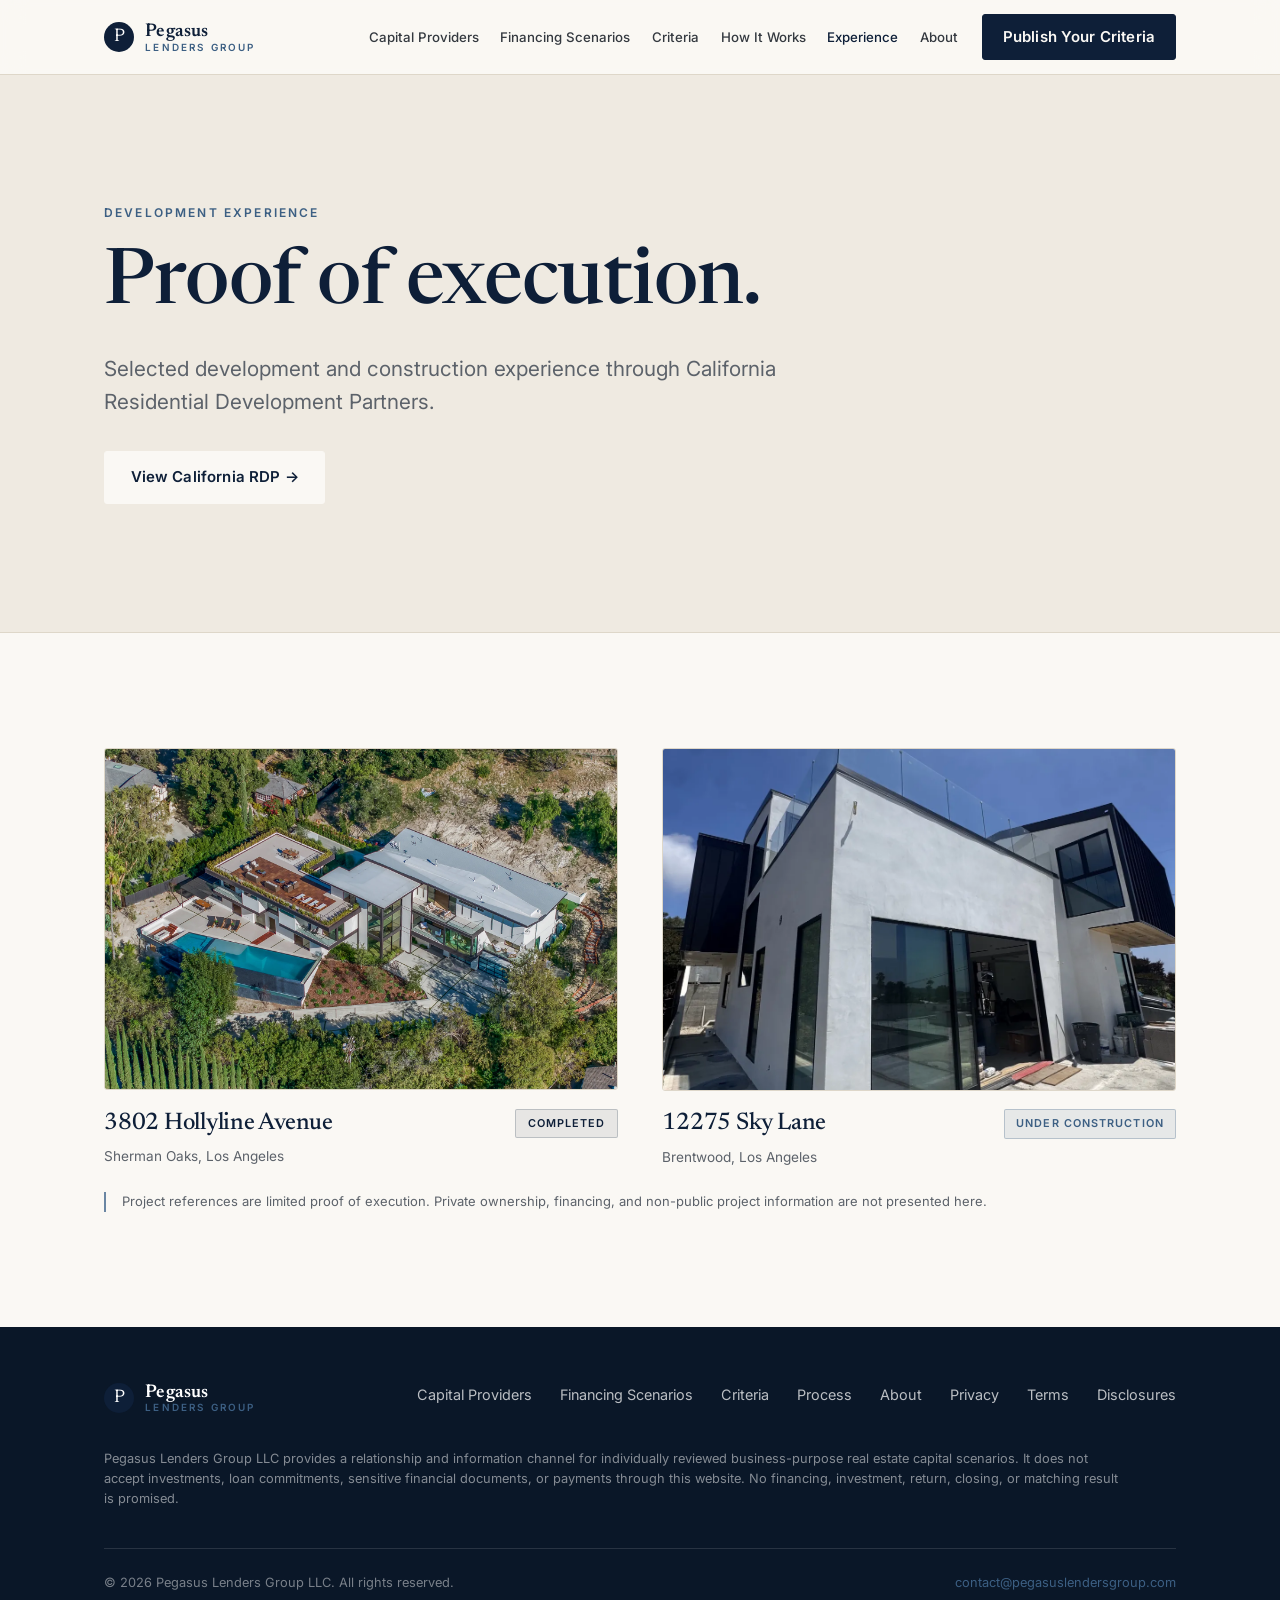
<file: development-experience.html>
<!DOCTYPE html>
<html lang="en">
<head>
  <meta charset="UTF-8" />
  <meta name="viewport" content="width=device-width, initial-scale=1.0" />
  <script>document.documentElement.className += " js";</script>
  <title>Development Experience — Pegasus Lenders Group</title>
  <meta name="description" content="Selected development and construction experience through California Residential Development Partners in Los Angeles." />
  <meta name="robots" content="index,follow,max-image-preview:large,max-snippet:-1,max-video-preview:-1" />
  <link rel="canonical" href="https://pegasuslendersgroup.com/development-experience" />
  <link rel="sitemap" type="application/xml" href="https://pegasuslendersgroup.com/sitemap.xml" />
  <meta property="og:type" content="website" />
  <meta property="og:site_name" content="Pegasus Lenders Group" />
  <meta property="og:title" content="Development Experience — Pegasus Lenders Group" />
  <meta property="og:description" content="Selected development and construction experience through California Residential Development Partners in Los Angeles." />
  <meta property="og:url" content="https://pegasuslendersgroup.com/development-experience" />
  <meta property="og:image" content="https://pegasuslendersgroup.com/public/images/projects/hollyline/hollyline-aerial.jpg" />
  <meta name="twitter:card" content="summary_large_image" />
  <meta name="twitter:title" content="Development Experience — Pegasus Lenders Group" />
  <meta name="twitter:description" content="Selected development and construction experience through California Residential Development Partners in Los Angeles." />
  <meta name="twitter:image" content="https://pegasuslendersgroup.com/public/images/projects/hollyline/hollyline-aerial.jpg" />
  <link rel="preconnect" href="https://fonts.googleapis.com" />
  <link rel="preconnect" href="https://fonts.gstatic.com" crossorigin />
  <link href="https://fonts.googleapis.com/css2?family=Inter:wght@400;500;600;700&family=Newsreader:opsz,wght@6..72,400;6..72,500;6..72,600&display=swap" rel="stylesheet" />
  <link rel="stylesheet" href="/styles.css?v=20261102-2" />
  <link rel="icon" href="/assets/favicon.svg" type="image/svg+xml" />
  <script type="application/ld+json">{"@context":"https://schema.org","@type":"Organization","@id":"https://pegasuslendersgroup.com/#organization","name":"Pegasus Lenders Group LLC","url":"https://pegasuslendersgroup.com","logo":"https://pegasuslendersgroup.com/assets/favicon.svg","email":"contact@pegasuslendersgroup.com","description":"Private real estate credit relationships for individually reviewed bridge, construction, acquisition, rehabilitation, multifamily, and commercial financing scenarios.","areaServed":"United States","sameAs":["https://pegasuscapitalnetwork.com","https://westcoastcapitalinvestment.com","https://californiardp.com"]}</script>

</head><body><header class="site-header"><div class="wrap site-header__inner">
    <a class="brand" href="/" aria-label="Pegasus Lenders Group home"><span class="brand__mark" aria-hidden="true">P</span><span class="brand__text"><span class="brand__name">Pegasus</span><span class="brand__sub">Lenders Group</span></span></a>
    <nav class="nav" aria-label="Primary"><ul class="nav__links">
      <li><a href="/capital-providers">Capital Providers</a></li>
      <li><a href="/financing-scenarios">Financing Scenarios</a></li>
      <li><a href="/credit-criteria">Criteria</a></li>
      <li><a href="/how-it-works">How It Works</a></li>
      <li><a href="/development-experience" aria-current="page">Experience</a></li>
      <li><a href="/about">About</a></li>
    </ul><a href="/capital-providers" class="btn btn--primary nav__cta">Publish Your Criteria</a></nav>
    <button class="nav-toggle" type="button" aria-label="Open menu" aria-expanded="false"><svg viewBox="0 0 24 24" fill="none" stroke="currentColor" stroke-width="1.8" aria-hidden="true"><path d="M4 7h16M4 12h16M4 17h16" stroke-linecap="round" /></svg></button>
  </div></header><main><section class="subhero"><div class="wrap"><p class="eyebrow">Development Experience</p><h1>Proof of execution.</h1><p class="subhero__lede">Selected development and construction experience through California Residential Development Partners.</p><div class="btn-row subhero__actions"><a class="btn btn--invert" href="https://californiardp.com" target="_blank" rel="noopener">View California RDP →</a></div></div></section>
<section class="section"><div class="wrap"><div class="proof-grid reveal"><article class="proof-card"><figure class="proof-card__media"><picture><source type="image/webp" srcset="/public/images/projects/hollyline/hollyline-aerial-960.webp 960w, /public/images/projects/hollyline/hollyline-aerial.webp 2048w" /><img src="/public/images/projects/hollyline/hollyline-aerial.jpg" width="2048" height="1150" loading="lazy" alt="Completed 3802 Hollyline Avenue residence, Sherman Oaks" /></picture></figure><div class="proof-card__meta"><h2>3802 Hollyline Avenue</h2><span class="status status--done">Completed</span></div><p class="proof-card__place">Sherman Oaks, Los Angeles</p></article><article class="proof-card"><figure class="proof-card__media"><picture><source type="image/webp" srcset="/public/images/projects/sky-lane/sky-lane-construction-03.webp" /><img src="/public/images/projects/sky-lane/sky-lane-construction-03.jpeg" width="1152" height="1536" loading="lazy" alt="12275 Sky Lane under construction, Brentwood" /></picture></figure><div class="proof-card__meta"><h2>12275 Sky Lane</h2><span class="status status--progress">Under Construction</span></div><p class="proof-card__place">Brentwood, Los Angeles</p></article></div><p class="disclaimer">Project references are limited proof of execution. Private ownership, financing, and non-public project information are not presented here.</p></div></section></main><footer class="site-footer"><div class="wrap">
    <div class="site-footer__inner"><a class="brand" href="/"><span class="brand__mark" aria-hidden="true">P</span><span class="brand__text"><span class="brand__name">Pegasus</span><span class="brand__sub">Lenders Group</span></span></a><nav class="site-footer__nav" aria-label="Footer"><a href="/capital-providers">Capital Providers</a><a href="/financing-scenarios">Financing Scenarios</a><a href="/credit-criteria">Criteria</a><a href="/how-it-works">Process</a><a href="/about">About</a><a href="/privacy">Privacy</a><a href="/terms">Terms</a><a href="/disclosures">Disclosures</a></nav></div>
    <p class="site-footer__legal">Pegasus Lenders Group LLC provides a relationship and information channel for individually reviewed business-purpose real estate capital scenarios. It does not accept investments, loan commitments, sensitive financial documents, or payments through this website. No financing, investment, return, closing, or matching result is promised.</p>
    <div class="site-footer__bottom"><span>© 2026 Pegasus Lenders Group LLC. All rights reserved.</span><a href="mailto:contact@pegasuslendersgroup.com">contact@pegasuslendersgroup.com</a></div>
  </div></footer><script src="/script.js?v=20261102"></script></body></html>
</file>
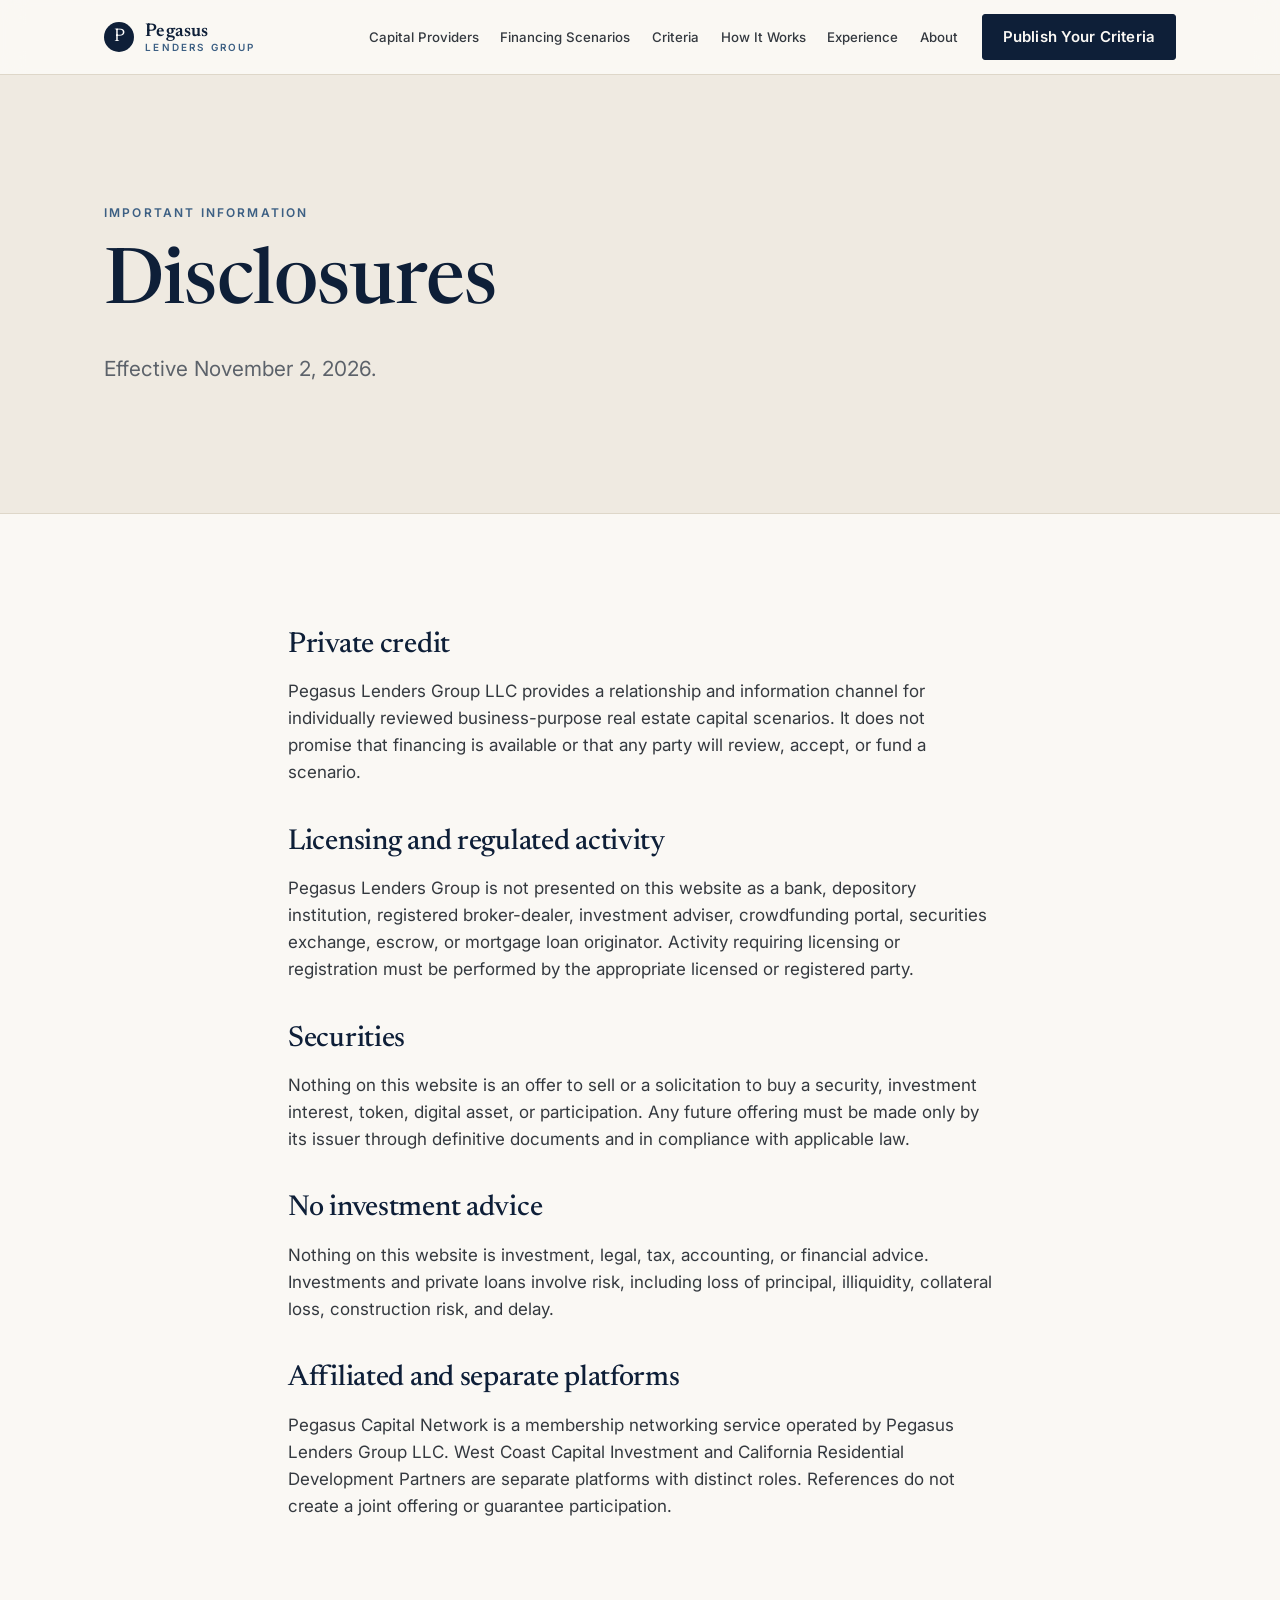
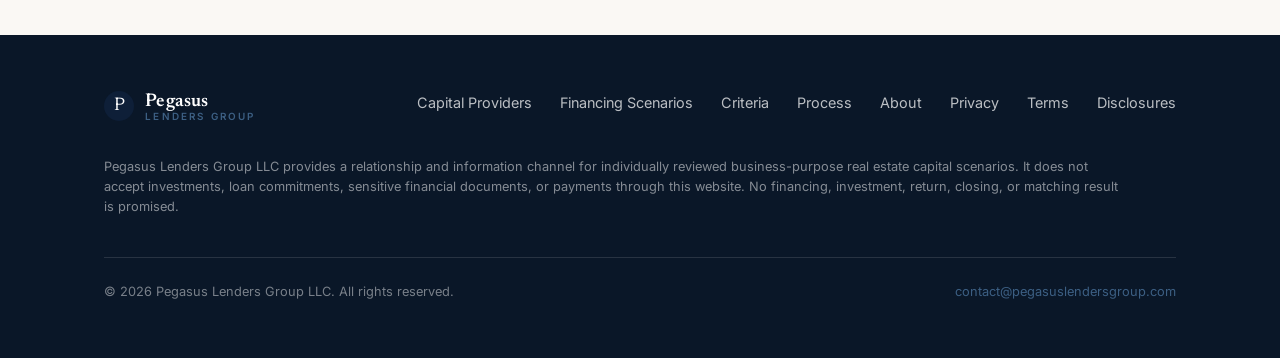
<file: disclosures.html>
<!DOCTYPE html>
<html lang="en">
<head>
  <meta charset="UTF-8" />
  <meta name="viewport" content="width=device-width, initial-scale=1.0" />
  <script>document.documentElement.className += " js";</script>
  <title>Disclosures — Pegasus Lenders Group</title>
  <meta name="description" content="Important private credit, investment, licensing, and website disclosures for Pegasus Lenders Group." />
  <meta name="robots" content="index,follow,max-image-preview:large,max-snippet:-1,max-video-preview:-1" />
  <link rel="canonical" href="https://pegasuslendersgroup.com/disclosures" />
  <link rel="sitemap" type="application/xml" href="https://pegasuslendersgroup.com/sitemap.xml" />
  <meta property="og:type" content="website" />
  <meta property="og:site_name" content="Pegasus Lenders Group" />
  <meta property="og:title" content="Disclosures — Pegasus Lenders Group" />
  <meta property="og:description" content="Important private credit, investment, licensing, and website disclosures for Pegasus Lenders Group." />
  <meta property="og:url" content="https://pegasuslendersgroup.com/disclosures" />
  <meta property="og:image" content="https://pegasuslendersgroup.com/public/images/projects/hollyline/hollyline-aerial.jpg" />
  <meta name="twitter:card" content="summary_large_image" />
  <meta name="twitter:title" content="Disclosures — Pegasus Lenders Group" />
  <meta name="twitter:description" content="Important private credit, investment, licensing, and website disclosures for Pegasus Lenders Group." />
  <meta name="twitter:image" content="https://pegasuslendersgroup.com/public/images/projects/hollyline/hollyline-aerial.jpg" />
  <link rel="preconnect" href="https://fonts.googleapis.com" />
  <link rel="preconnect" href="https://fonts.gstatic.com" crossorigin />
  <link href="https://fonts.googleapis.com/css2?family=Inter:wght@400;500;600;700&family=Newsreader:opsz,wght@6..72,400;6..72,500;6..72,600&display=swap" rel="stylesheet" />
  <link rel="stylesheet" href="/styles.css?v=20261102-2" />
  <link rel="icon" href="/assets/favicon.svg" type="image/svg+xml" />
  <script type="application/ld+json">{"@context":"https://schema.org","@type":"Organization","@id":"https://pegasuslendersgroup.com/#organization","name":"Pegasus Lenders Group LLC","url":"https://pegasuslendersgroup.com","logo":"https://pegasuslendersgroup.com/assets/favicon.svg","email":"contact@pegasuslendersgroup.com","description":"Private real estate credit relationships for individually reviewed bridge, construction, acquisition, rehabilitation, multifamily, and commercial financing scenarios.","areaServed":"United States","sameAs":["https://pegasuscapitalnetwork.com","https://westcoastcapitalinvestment.com","https://californiardp.com"]}</script>

</head><body><header class="site-header"><div class="wrap site-header__inner">
    <a class="brand" href="/" aria-label="Pegasus Lenders Group home"><span class="brand__mark" aria-hidden="true">P</span><span class="brand__text"><span class="brand__name">Pegasus</span><span class="brand__sub">Lenders Group</span></span></a>
    <nav class="nav" aria-label="Primary"><ul class="nav__links">
      <li><a href="/capital-providers">Capital Providers</a></li>
      <li><a href="/financing-scenarios">Financing Scenarios</a></li>
      <li><a href="/credit-criteria">Criteria</a></li>
      <li><a href="/how-it-works">How It Works</a></li>
      <li><a href="/development-experience">Experience</a></li>
      <li><a href="/about">About</a></li>
    </ul><a href="/capital-providers" class="btn btn--primary nav__cta">Publish Your Criteria</a></nav>
    <button class="nav-toggle" type="button" aria-label="Open menu" aria-expanded="false"><svg viewBox="0 0 24 24" fill="none" stroke="currentColor" stroke-width="1.8" aria-hidden="true"><path d="M4 7h16M4 12h16M4 17h16" stroke-linecap="round" /></svg></button>
  </div></header><main><section class="subhero"><div class="wrap"><p class="eyebrow">Important Information</p><h1>Disclosures</h1><p class="subhero__lede">Effective November 2, 2026.</p></div></section><section class="section"><div class="wrap legal-copy"><h2>Private credit</h2><p>Pegasus Lenders Group LLC provides a relationship and information channel for individually reviewed business-purpose real estate capital scenarios. It does not promise that financing is available or that any party will review, accept, or fund a scenario.</p><h2>Licensing and regulated activity</h2><p>Pegasus Lenders Group is not presented on this website as a bank, depository institution, registered broker-dealer, investment adviser, crowdfunding portal, securities exchange, escrow, or mortgage loan originator. Activity requiring licensing or registration must be performed by the appropriate licensed or registered party.</p><h2>Securities</h2><p>Nothing on this website is an offer to sell or a solicitation to buy a security, investment interest, token, digital asset, or participation. Any future offering must be made only by its issuer through definitive documents and in compliance with applicable law.</p><h2>No investment advice</h2><p>Nothing on this website is investment, legal, tax, accounting, or financial advice. Investments and private loans involve risk, including loss of principal, illiquidity, collateral loss, construction risk, and delay.</p><h2>Affiliated and separate platforms</h2><p>Pegasus Capital Network is a membership networking service operated by Pegasus Lenders Group LLC. West Coast Capital Investment and California Residential Development Partners are separate platforms with distinct roles. References do not create a joint offering or guarantee participation.</p></div></section></main><footer class="site-footer"><div class="wrap">
    <div class="site-footer__inner"><a class="brand" href="/"><span class="brand__mark" aria-hidden="true">P</span><span class="brand__text"><span class="brand__name">Pegasus</span><span class="brand__sub">Lenders Group</span></span></a><nav class="site-footer__nav" aria-label="Footer"><a href="/capital-providers">Capital Providers</a><a href="/financing-scenarios">Financing Scenarios</a><a href="/credit-criteria">Criteria</a><a href="/how-it-works">Process</a><a href="/about">About</a><a href="/privacy">Privacy</a><a href="/terms">Terms</a><a href="/disclosures">Disclosures</a></nav></div>
    <p class="site-footer__legal">Pegasus Lenders Group LLC provides a relationship and information channel for individually reviewed business-purpose real estate capital scenarios. It does not accept investments, loan commitments, sensitive financial documents, or payments through this website. No financing, investment, return, closing, or matching result is promised.</p>
    <div class="site-footer__bottom"><span>© 2026 Pegasus Lenders Group LLC. All rights reserved.</span><a href="mailto:contact@pegasuslendersgroup.com">contact@pegasuslendersgroup.com</a></div>
  </div></footer><script src="/script.js?v=20261102"></script></body></html>
</file>
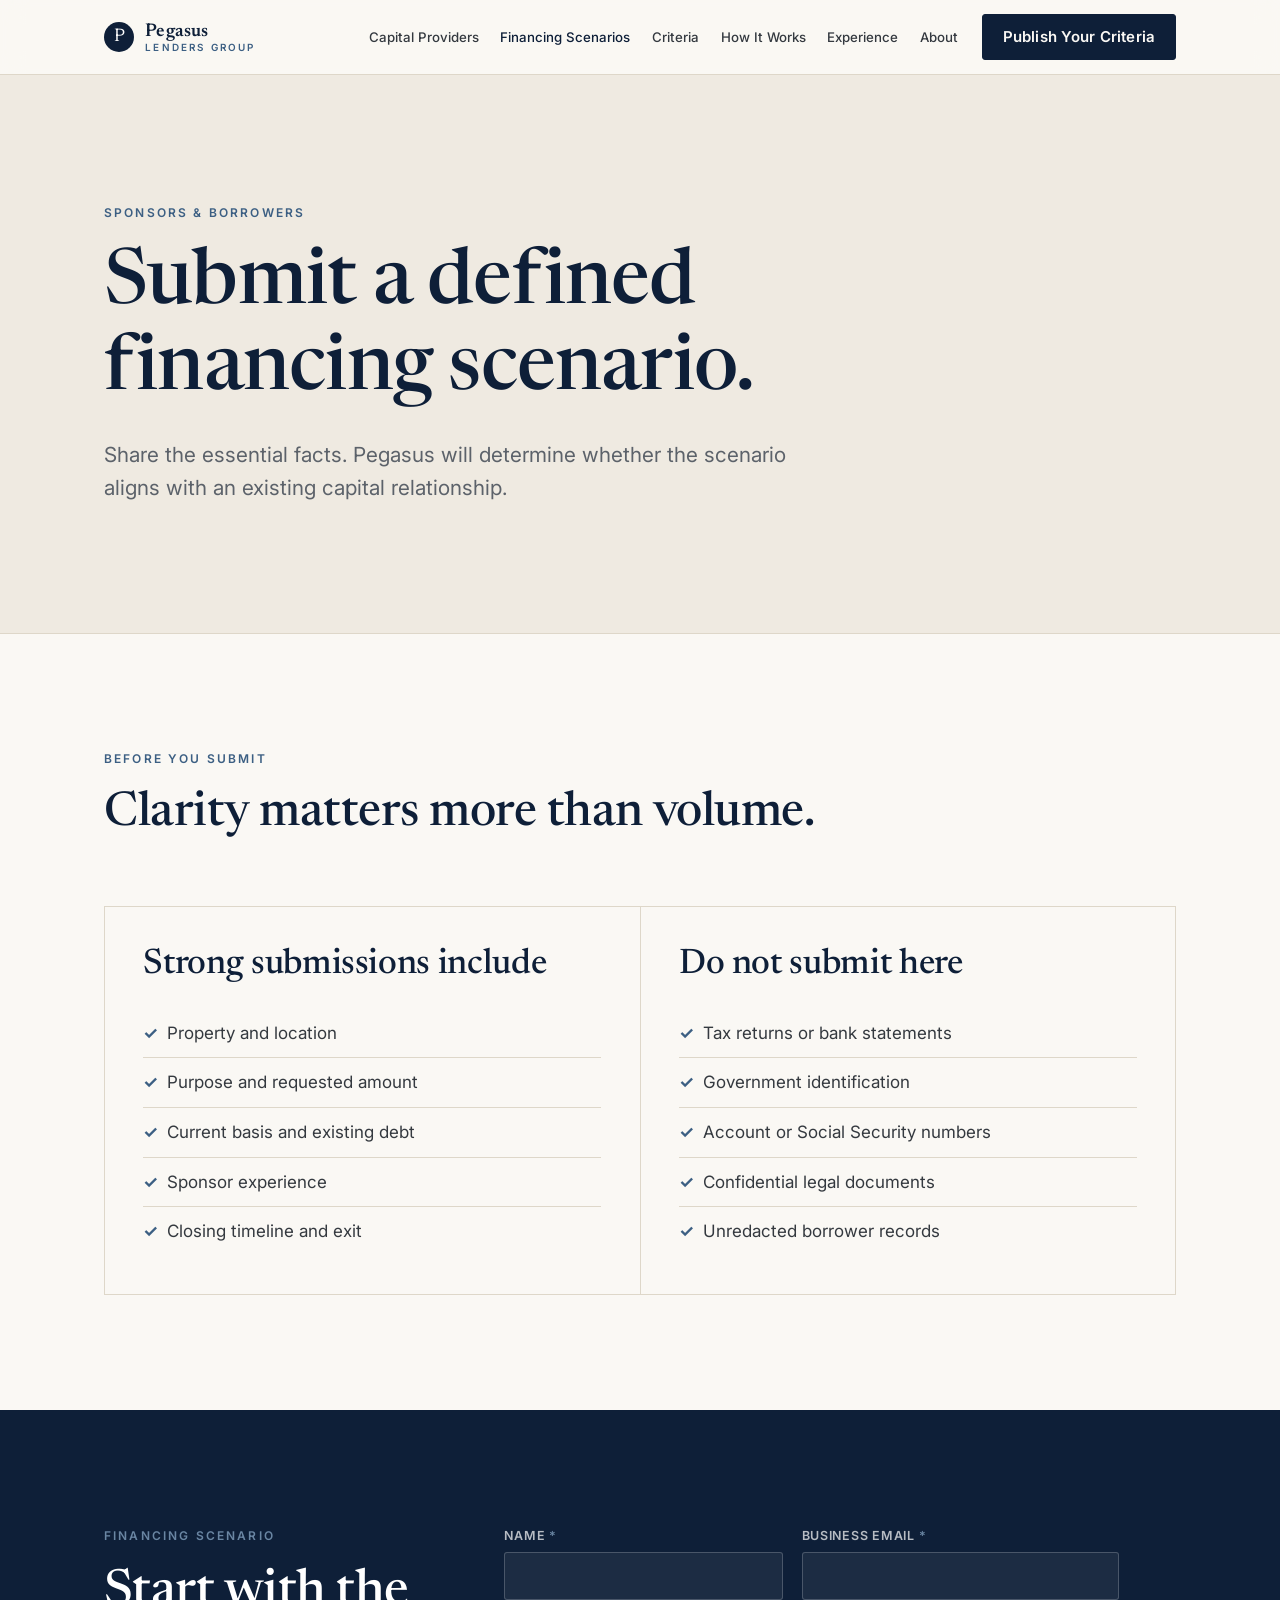
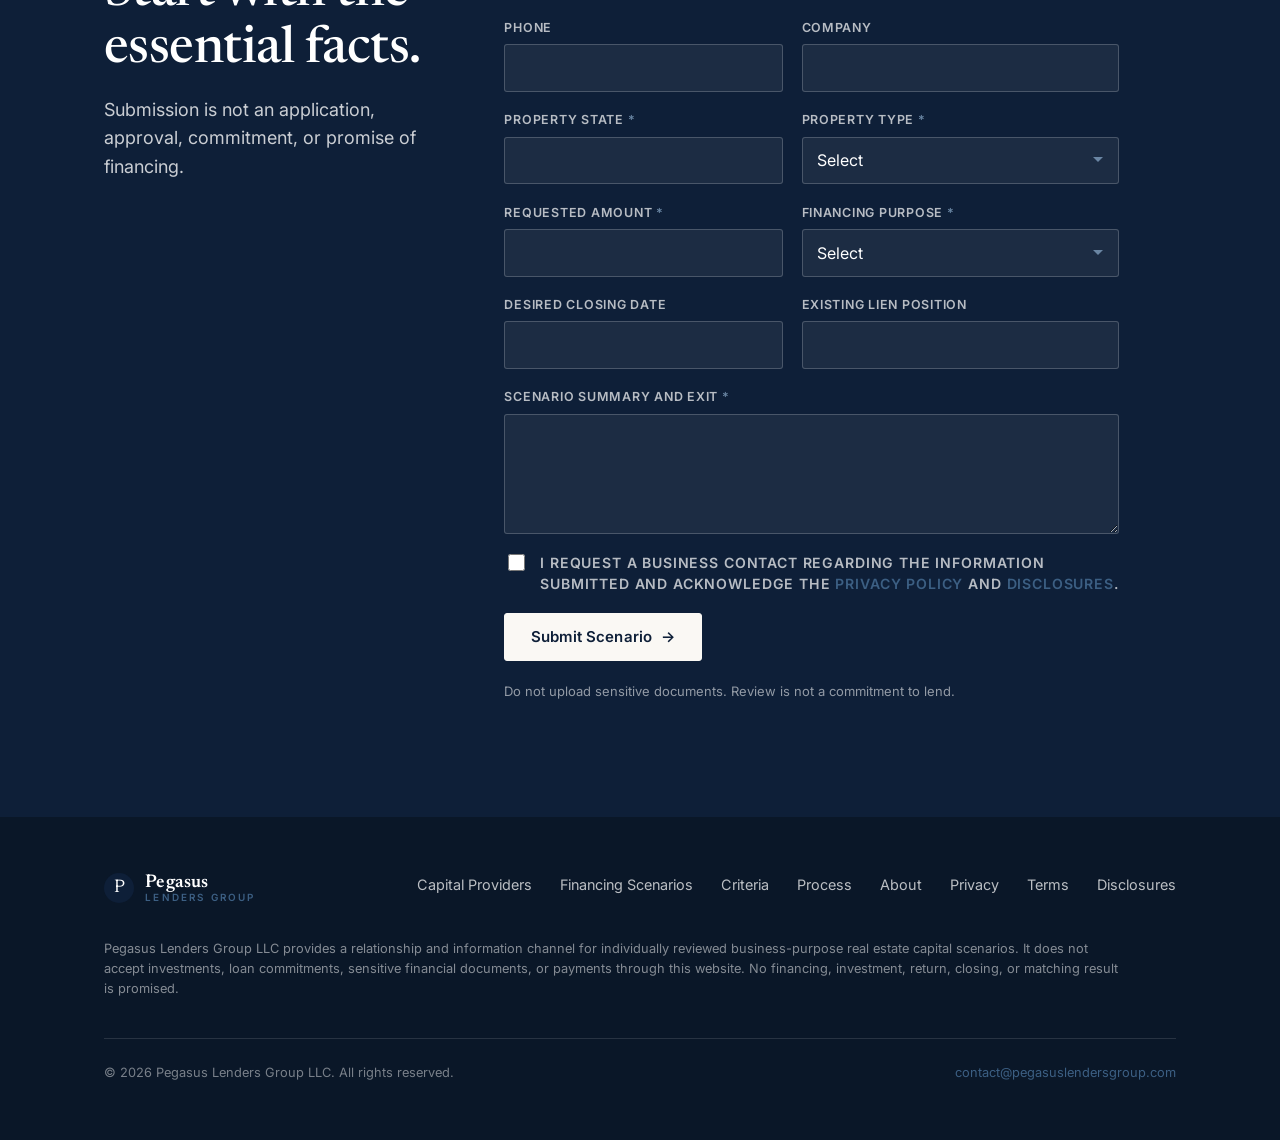
<file: financing-scenarios.html>
<!DOCTYPE html>
<html lang="en">
<head>
  <meta charset="UTF-8" />
  <meta name="viewport" content="width=device-width, initial-scale=1.0" />
  <script>document.documentElement.className += " js";</script>
  <title>Submit a Financing Scenario — Pegasus Lenders Group</title>
  <meta name="description" content="Submit a concise real estate financing scenario for individual review across bridge, construction, acquisition, rehabilitation, multifamily, and commercial capital." />
  <meta name="robots" content="index,follow,max-image-preview:large,max-snippet:-1,max-video-preview:-1" />
  <link rel="canonical" href="https://pegasuslendersgroup.com/financing-scenarios" />
  <link rel="sitemap" type="application/xml" href="https://pegasuslendersgroup.com/sitemap.xml" />
  <meta property="og:type" content="website" />
  <meta property="og:site_name" content="Pegasus Lenders Group" />
  <meta property="og:title" content="Submit a Financing Scenario — Pegasus Lenders Group" />
  <meta property="og:description" content="Submit a concise real estate financing scenario for individual review across bridge, construction, acquisition, rehabilitation, multifamily, and commercial capital." />
  <meta property="og:url" content="https://pegasuslendersgroup.com/financing-scenarios" />
  <meta property="og:image" content="https://pegasuslendersgroup.com/public/images/projects/hollyline/hollyline-aerial.jpg" />
  <meta name="twitter:card" content="summary_large_image" />
  <meta name="twitter:title" content="Submit a Financing Scenario — Pegasus Lenders Group" />
  <meta name="twitter:description" content="Submit a concise real estate financing scenario for individual review across bridge, construction, acquisition, rehabilitation, multifamily, and commercial capital." />
  <meta name="twitter:image" content="https://pegasuslendersgroup.com/public/images/projects/hollyline/hollyline-aerial.jpg" />
  <link rel="preconnect" href="https://fonts.googleapis.com" />
  <link rel="preconnect" href="https://fonts.gstatic.com" crossorigin />
  <link href="https://fonts.googleapis.com/css2?family=Inter:wght@400;500;600;700&family=Newsreader:opsz,wght@6..72,400;6..72,500;6..72,600&display=swap" rel="stylesheet" />
  <link rel="stylesheet" href="/styles.css?v=20261102-2" />
  <link rel="icon" href="/assets/favicon.svg" type="image/svg+xml" />
  <script type="application/ld+json">{"@context":"https://schema.org","@type":"Organization","@id":"https://pegasuslendersgroup.com/#organization","name":"Pegasus Lenders Group LLC","url":"https://pegasuslendersgroup.com","logo":"https://pegasuslendersgroup.com/assets/favicon.svg","email":"contact@pegasuslendersgroup.com","description":"Private real estate credit relationships for individually reviewed bridge, construction, acquisition, rehabilitation, multifamily, and commercial financing scenarios.","areaServed":"United States","sameAs":["https://pegasuscapitalnetwork.com","https://westcoastcapitalinvestment.com","https://californiardp.com"]}</script>

</head><body><header class="site-header"><div class="wrap site-header__inner">
    <a class="brand" href="/" aria-label="Pegasus Lenders Group home"><span class="brand__mark" aria-hidden="true">P</span><span class="brand__text"><span class="brand__name">Pegasus</span><span class="brand__sub">Lenders Group</span></span></a>
    <nav class="nav" aria-label="Primary"><ul class="nav__links">
      <li><a href="/capital-providers">Capital Providers</a></li>
      <li><a href="/financing-scenarios" aria-current="page">Financing Scenarios</a></li>
      <li><a href="/credit-criteria">Criteria</a></li>
      <li><a href="/how-it-works">How It Works</a></li>
      <li><a href="/development-experience">Experience</a></li>
      <li><a href="/about">About</a></li>
    </ul><a href="/capital-providers" class="btn btn--primary nav__cta">Publish Your Criteria</a></nav>
    <button class="nav-toggle" type="button" aria-label="Open menu" aria-expanded="false"><svg viewBox="0 0 24 24" fill="none" stroke="currentColor" stroke-width="1.8" aria-hidden="true"><path d="M4 7h16M4 12h16M4 17h16" stroke-linecap="round" /></svg></button>
  </div></header><main><section class="subhero"><div class="wrap"><p class="eyebrow">Sponsors & Borrowers</p><h1>Submit a defined financing scenario.</h1><p class="subhero__lede">Share the essential facts. Pegasus will determine whether the scenario aligns with an existing capital relationship.</p></div></section>
<section class="section"><div class="wrap"><div class="section-head reveal"><p class="eyebrow">Before You Submit</p><h2>Clarity matters more than volume.</h2></div><div class="check-grid reveal"><div><h3>Strong submissions include</h3><ul class="check-list"><li>Property and location</li><li>Purpose and requested amount</li><li>Current basis and existing debt</li><li>Sponsor experience</li><li>Closing timeline and exit</li></ul></div><div><h3>Do not submit here</h3><ul class="check-list"><li>Tax returns or bank statements</li><li>Government identification</li><li>Account or Social Security numbers</li><li>Confidential legal documents</li><li>Unredacted borrower records</li></ul></div></div></div></section>
<section class="section contact" id="scenario-form"><div class="wrap contact__grid"><div class="contact__intro"><p class="eyebrow">Financing Scenario</p><h2>Start with the essential facts.</h2><p class="lede">Submission is not an application, approval, commitment, or promise of financing.</p></div><div class="form-wrap"><form class="form js-contact-form js-track-form" name="financing-scenario" method="POST" action="/thank-you" data-netlify="true" netlify-honeypot="bot-field">
    <input type="hidden" name="form-name" value="financing-scenario" /><input type="hidden" name="inquiryType" value="Financing Scenario" /><input type="hidden" name="utmSource" /><input type="hidden" name="utmMedium" /><input type="hidden" name="utmCampaign" /><input type="hidden" name="landingPage" /><input type="hidden" name="referrer" />
    <div class="visually-hidden" aria-hidden="true"><label>Do not fill<input type="text" name="bot-field" tabindex="-1" autocomplete="off" /></label></div>
    <div class="field"><label for="name">Name <span class="req" aria-hidden="true">*</span></label><input type="text" id="name" name="name" required aria-required="true" /></div><div class="field"><label for="email">Business Email <span class="req" aria-hidden="true">*</span></label><input type="email" id="email" name="email" required aria-required="true" /></div><div class="field"><label for="phone">Phone</label><input type="tel" id="phone" name="phone" /></div><div class="field"><label for="company">Company</label><input type="text" id="company" name="company" /></div>
    <div class="field"><label for="state">Property State <span class="req" aria-hidden="true">*</span></label><input type="text" id="state" name="state" required aria-required="true" /></div><div class="field"><label for="propertyType">Property Type <span class="req" aria-hidden="true">*</span></label><select id="propertyType" name="propertyType" required aria-required="true"><option value="">Select</option><option>Single-Family Investment</option><option>Multifamily</option><option>Commercial</option><option>Mixed-Use</option><option>Land / Development</option><option>Other Business-Purpose Real Estate</option></select></div>
    <div class="field"><label for="requestedAmount">Requested Amount <span class="req" aria-hidden="true">*</span></label><input type="text" id="requestedAmount" name="requestedAmount" required aria-required="true" /></div><div class="field"><label for="purpose">Financing Purpose <span class="req" aria-hidden="true">*</span></label><select id="purpose" name="purpose" required aria-required="true"><option value="">Select</option><option>Acquisition</option><option>Bridge</option><option>Construction</option><option>Rehabilitation</option><option>Refinance</option><option>Recapitalization</option><option>Other</option></select></div>
    <div class="field"><label for="closingDate">Desired Closing Date</label><input type="text" id="closingDate" name="closingDate" /></div><div class="field"><label for="lienPosition">Existing Lien Position</label><input type="text" id="lienPosition" name="lienPosition" /></div><div class="field field--full"><label for="message">Scenario Summary and Exit <span class="req" aria-hidden="true">*</span></label><textarea id="message" name="message" required aria-required="true"></textarea></div><div class="field field--full checkbox-field"><label><input type="checkbox" name="consent" value="yes" required /> <span>I request a business contact regarding the information submitted and acknowledge the <a href="/privacy">Privacy Policy</a> and <a href="/disclosures">Disclosures</a>.</span></label></div>
    <div class="form__actions"><button type="submit" class="btn btn--invert">Submit Scenario <span class="btn-arrow" aria-hidden="true">→</span></button><span class="form__note">Do not upload sensitive documents. Review is not a commitment to lend.</span></div>
  </form></div></div></section></main><footer class="site-footer"><div class="wrap">
    <div class="site-footer__inner"><a class="brand" href="/"><span class="brand__mark" aria-hidden="true">P</span><span class="brand__text"><span class="brand__name">Pegasus</span><span class="brand__sub">Lenders Group</span></span></a><nav class="site-footer__nav" aria-label="Footer"><a href="/capital-providers">Capital Providers</a><a href="/financing-scenarios">Financing Scenarios</a><a href="/credit-criteria">Criteria</a><a href="/how-it-works">Process</a><a href="/about">About</a><a href="/privacy">Privacy</a><a href="/terms">Terms</a><a href="/disclosures">Disclosures</a></nav></div>
    <p class="site-footer__legal">Pegasus Lenders Group LLC provides a relationship and information channel for individually reviewed business-purpose real estate capital scenarios. It does not accept investments, loan commitments, sensitive financial documents, or payments through this website. No financing, investment, return, closing, or matching result is promised.</p>
    <div class="site-footer__bottom"><span>© 2026 Pegasus Lenders Group LLC. All rights reserved.</span><a href="mailto:contact@pegasuslendersgroup.com">contact@pegasuslendersgroup.com</a></div>
  </div></footer><script src="/script.js?v=20261102"></script></body></html>
</file>
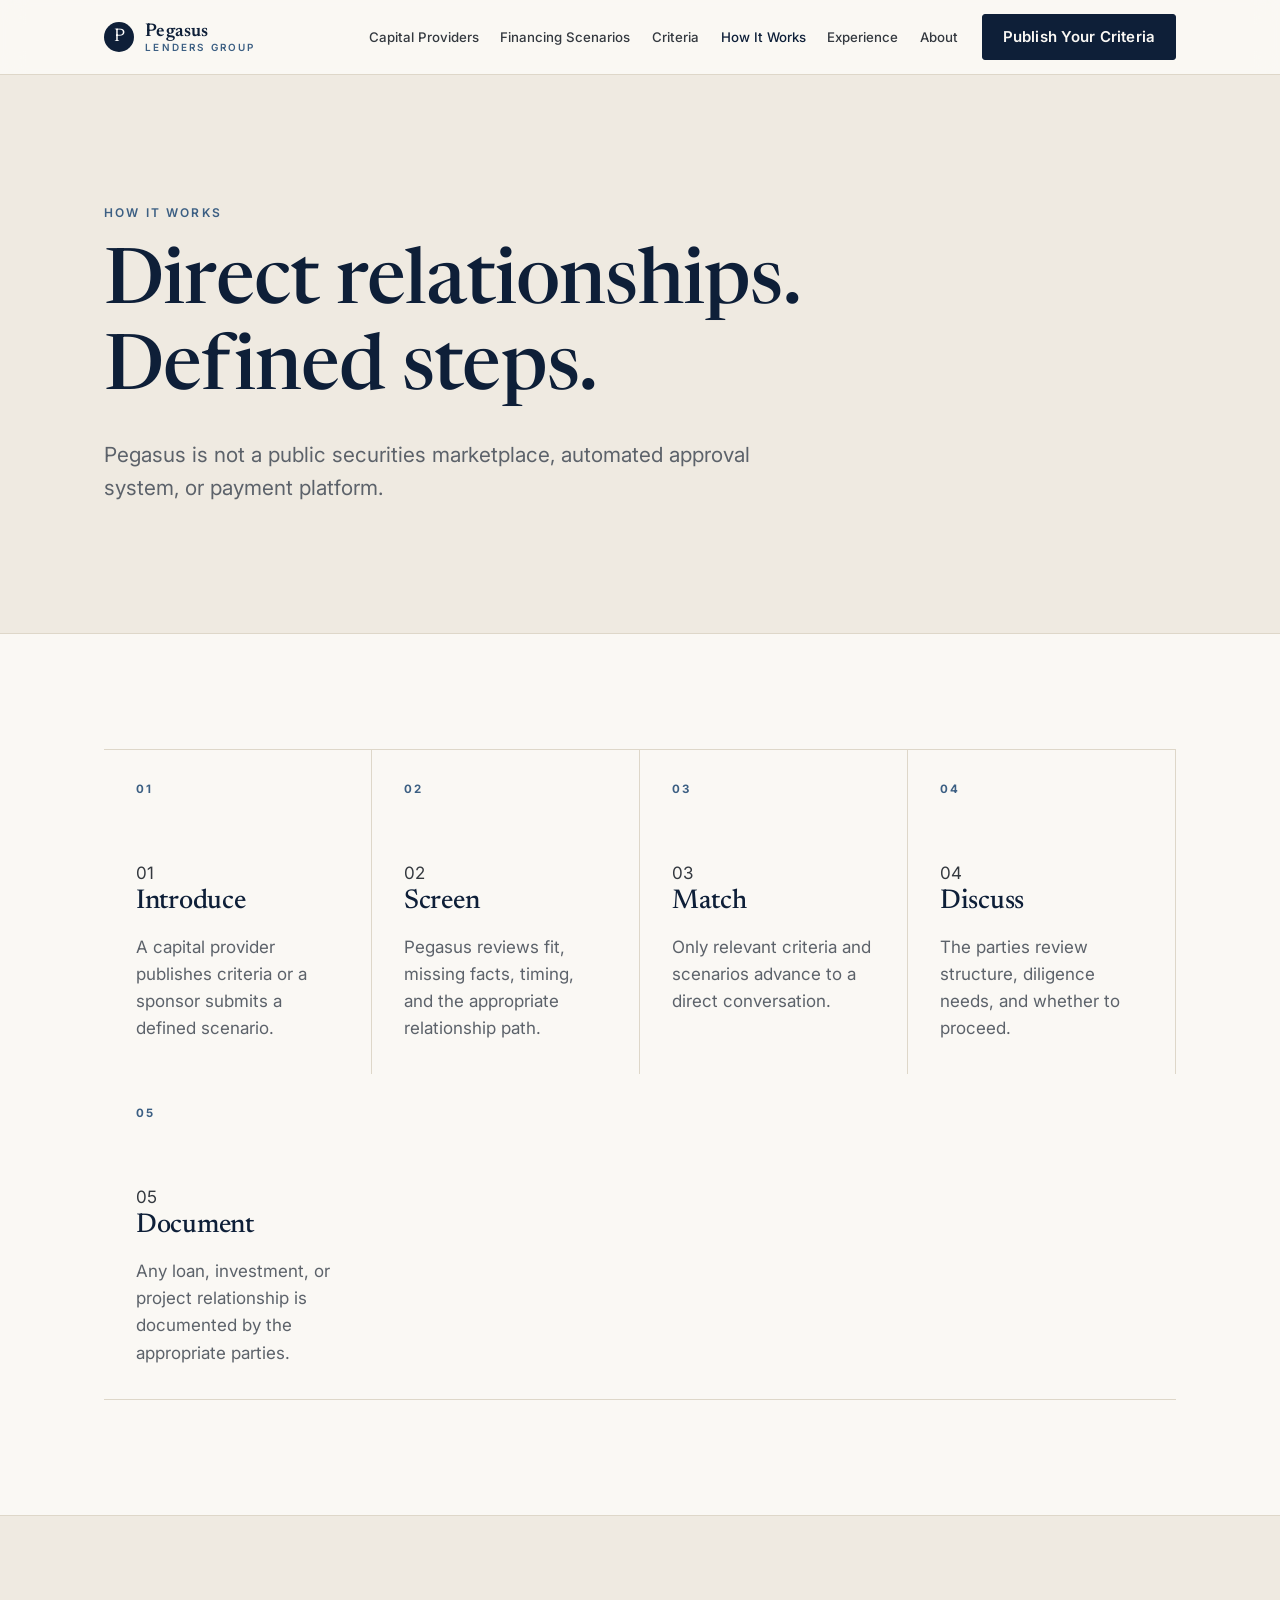
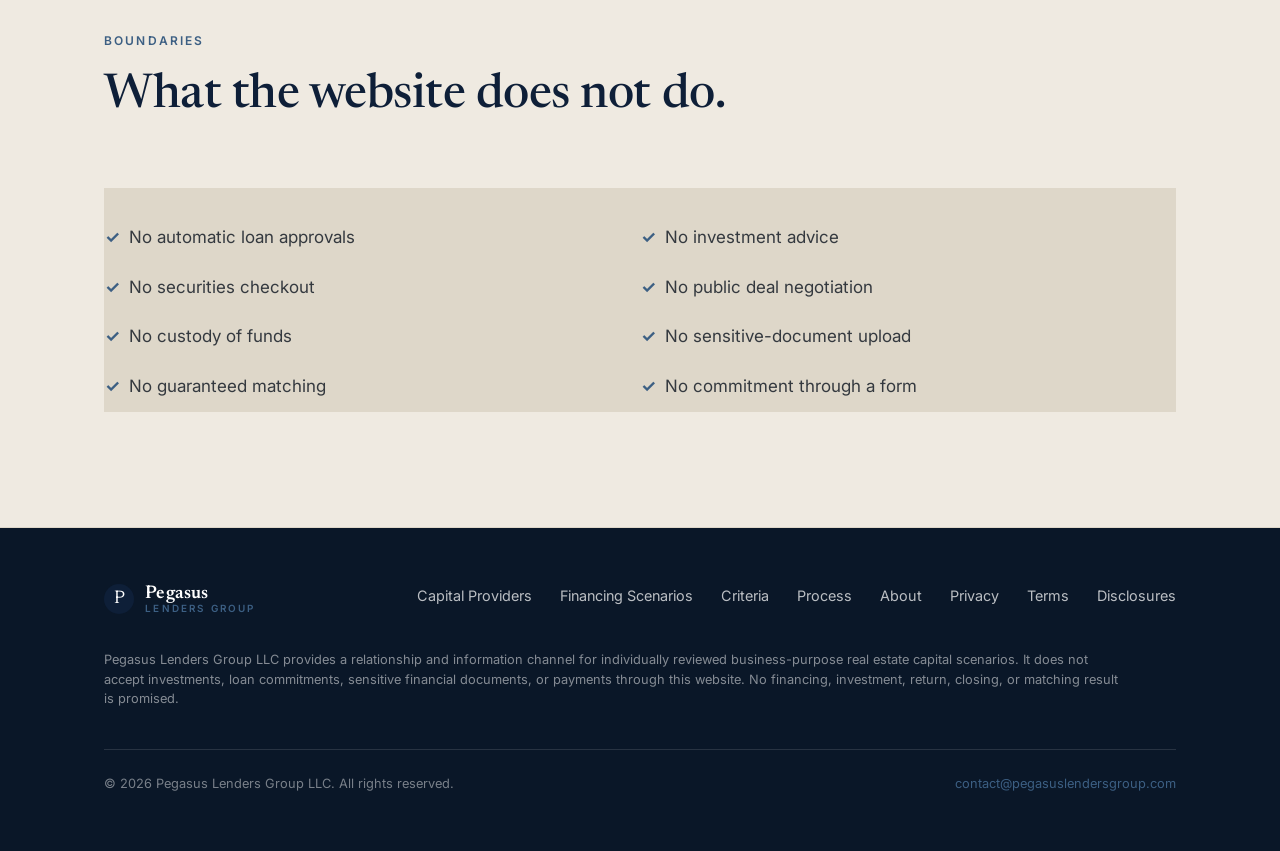
<file: how-it-works.html>
<!DOCTYPE html>
<html lang="en">
<head>
  <meta charset="UTF-8" />
  <meta name="viewport" content="width=device-width, initial-scale=1.0" />
  <script>document.documentElement.className += " js";</script>
  <title>How It Works — Pegasus Lenders Group</title>
  <meta name="description" content="A direct, human-led process connecting defined real estate financing scenarios with relevant private capital relationships." />
  <meta name="robots" content="index,follow,max-image-preview:large,max-snippet:-1,max-video-preview:-1" />
  <link rel="canonical" href="https://pegasuslendersgroup.com/how-it-works" />
  <link rel="sitemap" type="application/xml" href="https://pegasuslendersgroup.com/sitemap.xml" />
  <meta property="og:type" content="website" />
  <meta property="og:site_name" content="Pegasus Lenders Group" />
  <meta property="og:title" content="How It Works — Pegasus Lenders Group" />
  <meta property="og:description" content="A direct, human-led process connecting defined real estate financing scenarios with relevant private capital relationships." />
  <meta property="og:url" content="https://pegasuslendersgroup.com/how-it-works" />
  <meta property="og:image" content="https://pegasuslendersgroup.com/public/images/projects/hollyline/hollyline-aerial.jpg" />
  <meta name="twitter:card" content="summary_large_image" />
  <meta name="twitter:title" content="How It Works — Pegasus Lenders Group" />
  <meta name="twitter:description" content="A direct, human-led process connecting defined real estate financing scenarios with relevant private capital relationships." />
  <meta name="twitter:image" content="https://pegasuslendersgroup.com/public/images/projects/hollyline/hollyline-aerial.jpg" />
  <link rel="preconnect" href="https://fonts.googleapis.com" />
  <link rel="preconnect" href="https://fonts.gstatic.com" crossorigin />
  <link href="https://fonts.googleapis.com/css2?family=Inter:wght@400;500;600;700&family=Newsreader:opsz,wght@6..72,400;6..72,500;6..72,600&display=swap" rel="stylesheet" />
  <link rel="stylesheet" href="/styles.css?v=20261102-2" />
  <link rel="icon" href="/assets/favicon.svg" type="image/svg+xml" />
  <script type="application/ld+json">{"@context":"https://schema.org","@type":"Organization","@id":"https://pegasuslendersgroup.com/#organization","name":"Pegasus Lenders Group LLC","url":"https://pegasuslendersgroup.com","logo":"https://pegasuslendersgroup.com/assets/favicon.svg","email":"contact@pegasuslendersgroup.com","description":"Private real estate credit relationships for individually reviewed bridge, construction, acquisition, rehabilitation, multifamily, and commercial financing scenarios.","areaServed":"United States","sameAs":["https://pegasuscapitalnetwork.com","https://westcoastcapitalinvestment.com","https://californiardp.com"]}</script>

</head><body><header class="site-header"><div class="wrap site-header__inner">
    <a class="brand" href="/" aria-label="Pegasus Lenders Group home"><span class="brand__mark" aria-hidden="true">P</span><span class="brand__text"><span class="brand__name">Pegasus</span><span class="brand__sub">Lenders Group</span></span></a>
    <nav class="nav" aria-label="Primary"><ul class="nav__links">
      <li><a href="/capital-providers">Capital Providers</a></li>
      <li><a href="/financing-scenarios">Financing Scenarios</a></li>
      <li><a href="/credit-criteria">Criteria</a></li>
      <li><a href="/how-it-works" aria-current="page">How It Works</a></li>
      <li><a href="/development-experience">Experience</a></li>
      <li><a href="/about">About</a></li>
    </ul><a href="/capital-providers" class="btn btn--primary nav__cta">Publish Your Criteria</a></nav>
    <button class="nav-toggle" type="button" aria-label="Open menu" aria-expanded="false"><svg viewBox="0 0 24 24" fill="none" stroke="currentColor" stroke-width="1.8" aria-hidden="true"><path d="M4 7h16M4 12h16M4 17h16" stroke-linecap="round" /></svg></button>
  </div></header><main><section class="subhero"><div class="wrap"><p class="eyebrow">How It Works</p><h1>Direct relationships. Defined steps.</h1><p class="subhero__lede">Pegasus is not a public securities marketplace, automated approval system, or payment platform.</p></div></section>
<section class="section"><div class="wrap"><div class="steps reveal"><article><span>01</span><h3>Introduce</h3><p>A capital provider publishes criteria or a sponsor submits a defined scenario.</p></article><article><span>02</span><h3>Screen</h3><p>Pegasus reviews fit, missing facts, timing, and the appropriate relationship path.</p></article><article><span>03</span><h3>Match</h3><p>Only relevant criteria and scenarios advance to a direct conversation.</p></article><article><span>04</span><h3>Discuss</h3><p>The parties review structure, diligence needs, and whether to proceed.</p></article><article><span>05</span><h3>Document</h3><p>Any loan, investment, or project relationship is documented by the appropriate parties.</p></article></div></div></section>
<section class="section section--stone"><div class="wrap"><div class="section-head"><p class="eyebrow">Boundaries</p><h2>What the website does not do.</h2></div><div class="check-grid"><ul class="check-list"><li>No automatic loan approvals</li><li>No securities checkout</li><li>No custody of funds</li><li>No guaranteed matching</li></ul><ul class="check-list"><li>No investment advice</li><li>No public deal negotiation</li><li>No sensitive-document upload</li><li>No commitment through a form</li></ul></div></div></section></main><footer class="site-footer"><div class="wrap">
    <div class="site-footer__inner"><a class="brand" href="/"><span class="brand__mark" aria-hidden="true">P</span><span class="brand__text"><span class="brand__name">Pegasus</span><span class="brand__sub">Lenders Group</span></span></a><nav class="site-footer__nav" aria-label="Footer"><a href="/capital-providers">Capital Providers</a><a href="/financing-scenarios">Financing Scenarios</a><a href="/credit-criteria">Criteria</a><a href="/how-it-works">Process</a><a href="/about">About</a><a href="/privacy">Privacy</a><a href="/terms">Terms</a><a href="/disclosures">Disclosures</a></nav></div>
    <p class="site-footer__legal">Pegasus Lenders Group LLC provides a relationship and information channel for individually reviewed business-purpose real estate capital scenarios. It does not accept investments, loan commitments, sensitive financial documents, or payments through this website. No financing, investment, return, closing, or matching result is promised.</p>
    <div class="site-footer__bottom"><span>© 2026 Pegasus Lenders Group LLC. All rights reserved.</span><a href="mailto:contact@pegasuslendersgroup.com">contact@pegasuslendersgroup.com</a></div>
  </div></footer><script src="/script.js?v=20261102"></script></body></html>
</file>
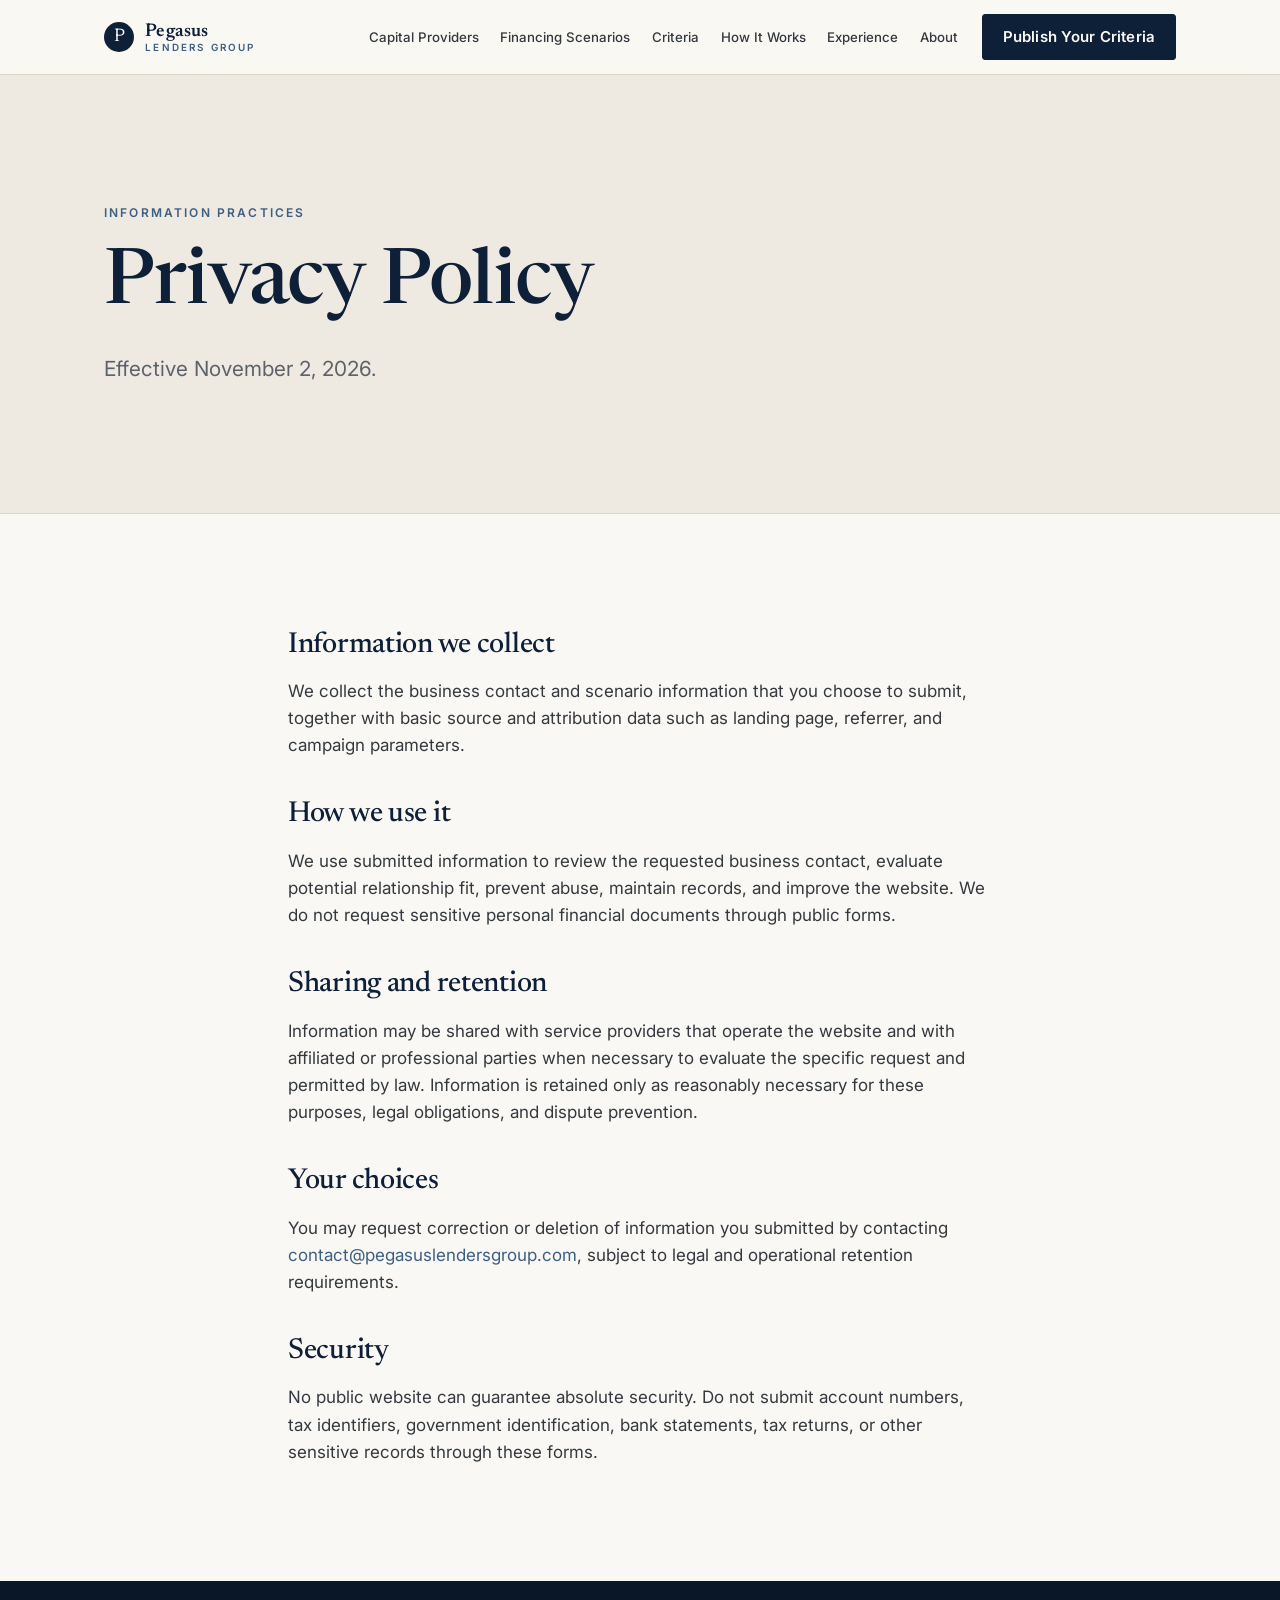
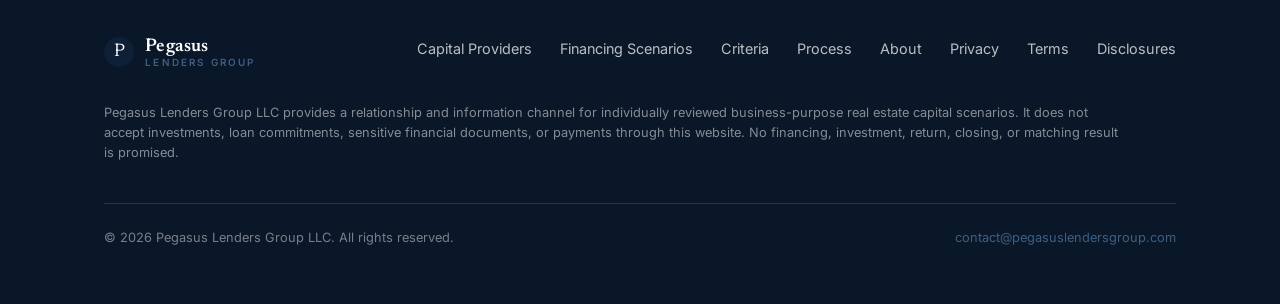
<file: privacy.html>
<!DOCTYPE html>
<html lang="en">
<head>
  <meta charset="UTF-8" />
  <meta name="viewport" content="width=device-width, initial-scale=1.0" />
  <script>document.documentElement.className += " js";</script>
  <title>Privacy — Pegasus Lenders Group</title>
  <meta name="description" content="Privacy practices for inquiries submitted to Pegasus Lenders Group." />
  <meta name="robots" content="index,follow,max-image-preview:large,max-snippet:-1,max-video-preview:-1" />
  <link rel="canonical" href="https://pegasuslendersgroup.com/privacy" />
  <link rel="sitemap" type="application/xml" href="https://pegasuslendersgroup.com/sitemap.xml" />
  <meta property="og:type" content="website" />
  <meta property="og:site_name" content="Pegasus Lenders Group" />
  <meta property="og:title" content="Privacy — Pegasus Lenders Group" />
  <meta property="og:description" content="Privacy practices for inquiries submitted to Pegasus Lenders Group." />
  <meta property="og:url" content="https://pegasuslendersgroup.com/privacy" />
  <meta property="og:image" content="https://pegasuslendersgroup.com/public/images/projects/hollyline/hollyline-aerial.jpg" />
  <meta name="twitter:card" content="summary_large_image" />
  <meta name="twitter:title" content="Privacy — Pegasus Lenders Group" />
  <meta name="twitter:description" content="Privacy practices for inquiries submitted to Pegasus Lenders Group." />
  <meta name="twitter:image" content="https://pegasuslendersgroup.com/public/images/projects/hollyline/hollyline-aerial.jpg" />
  <link rel="preconnect" href="https://fonts.googleapis.com" />
  <link rel="preconnect" href="https://fonts.gstatic.com" crossorigin />
  <link href="https://fonts.googleapis.com/css2?family=Inter:wght@400;500;600;700&family=Newsreader:opsz,wght@6..72,400;6..72,500;6..72,600&display=swap" rel="stylesheet" />
  <link rel="stylesheet" href="/styles.css?v=20261102-2" />
  <link rel="icon" href="/assets/favicon.svg" type="image/svg+xml" />
  <script type="application/ld+json">{"@context":"https://schema.org","@type":"Organization","@id":"https://pegasuslendersgroup.com/#organization","name":"Pegasus Lenders Group LLC","url":"https://pegasuslendersgroup.com","logo":"https://pegasuslendersgroup.com/assets/favicon.svg","email":"contact@pegasuslendersgroup.com","description":"Private real estate credit relationships for individually reviewed bridge, construction, acquisition, rehabilitation, multifamily, and commercial financing scenarios.","areaServed":"United States","sameAs":["https://pegasuscapitalnetwork.com","https://westcoastcapitalinvestment.com","https://californiardp.com"]}</script>

</head><body><header class="site-header"><div class="wrap site-header__inner">
    <a class="brand" href="/" aria-label="Pegasus Lenders Group home"><span class="brand__mark" aria-hidden="true">P</span><span class="brand__text"><span class="brand__name">Pegasus</span><span class="brand__sub">Lenders Group</span></span></a>
    <nav class="nav" aria-label="Primary"><ul class="nav__links">
      <li><a href="/capital-providers">Capital Providers</a></li>
      <li><a href="/financing-scenarios">Financing Scenarios</a></li>
      <li><a href="/credit-criteria">Criteria</a></li>
      <li><a href="/how-it-works">How It Works</a></li>
      <li><a href="/development-experience">Experience</a></li>
      <li><a href="/about">About</a></li>
    </ul><a href="/capital-providers" class="btn btn--primary nav__cta">Publish Your Criteria</a></nav>
    <button class="nav-toggle" type="button" aria-label="Open menu" aria-expanded="false"><svg viewBox="0 0 24 24" fill="none" stroke="currentColor" stroke-width="1.8" aria-hidden="true"><path d="M4 7h16M4 12h16M4 17h16" stroke-linecap="round" /></svg></button>
  </div></header><main><section class="subhero"><div class="wrap"><p class="eyebrow">Information Practices</p><h1>Privacy Policy</h1><p class="subhero__lede">Effective November 2, 2026.</p></div></section><section class="section"><div class="wrap legal-copy"><h2>Information we collect</h2><p>We collect the business contact and scenario information that you choose to submit, together with basic source and attribution data such as landing page, referrer, and campaign parameters.</p><h2>How we use it</h2><p>We use submitted information to review the requested business contact, evaluate potential relationship fit, prevent abuse, maintain records, and improve the website. We do not request sensitive personal financial documents through public forms.</p><h2>Sharing and retention</h2><p>Information may be shared with service providers that operate the website and with affiliated or professional parties when necessary to evaluate the specific request and permitted by law. Information is retained only as reasonably necessary for these purposes, legal obligations, and dispute prevention.</p><h2>Your choices</h2><p>You may request correction or deletion of information you submitted by contacting <a href="mailto:contact@pegasuslendersgroup.com">contact@pegasuslendersgroup.com</a>, subject to legal and operational retention requirements.</p><h2>Security</h2><p>No public website can guarantee absolute security. Do not submit account numbers, tax identifiers, government identification, bank statements, tax returns, or other sensitive records through these forms.</p></div></section></main><footer class="site-footer"><div class="wrap">
    <div class="site-footer__inner"><a class="brand" href="/"><span class="brand__mark" aria-hidden="true">P</span><span class="brand__text"><span class="brand__name">Pegasus</span><span class="brand__sub">Lenders Group</span></span></a><nav class="site-footer__nav" aria-label="Footer"><a href="/capital-providers">Capital Providers</a><a href="/financing-scenarios">Financing Scenarios</a><a href="/credit-criteria">Criteria</a><a href="/how-it-works">Process</a><a href="/about">About</a><a href="/privacy">Privacy</a><a href="/terms">Terms</a><a href="/disclosures">Disclosures</a></nav></div>
    <p class="site-footer__legal">Pegasus Lenders Group LLC provides a relationship and information channel for individually reviewed business-purpose real estate capital scenarios. It does not accept investments, loan commitments, sensitive financial documents, or payments through this website. No financing, investment, return, closing, or matching result is promised.</p>
    <div class="site-footer__bottom"><span>© 2026 Pegasus Lenders Group LLC. All rights reserved.</span><a href="mailto:contact@pegasuslendersgroup.com">contact@pegasuslendersgroup.com</a></div>
  </div></footer><script src="/script.js?v=20261102"></script></body></html>
</file>
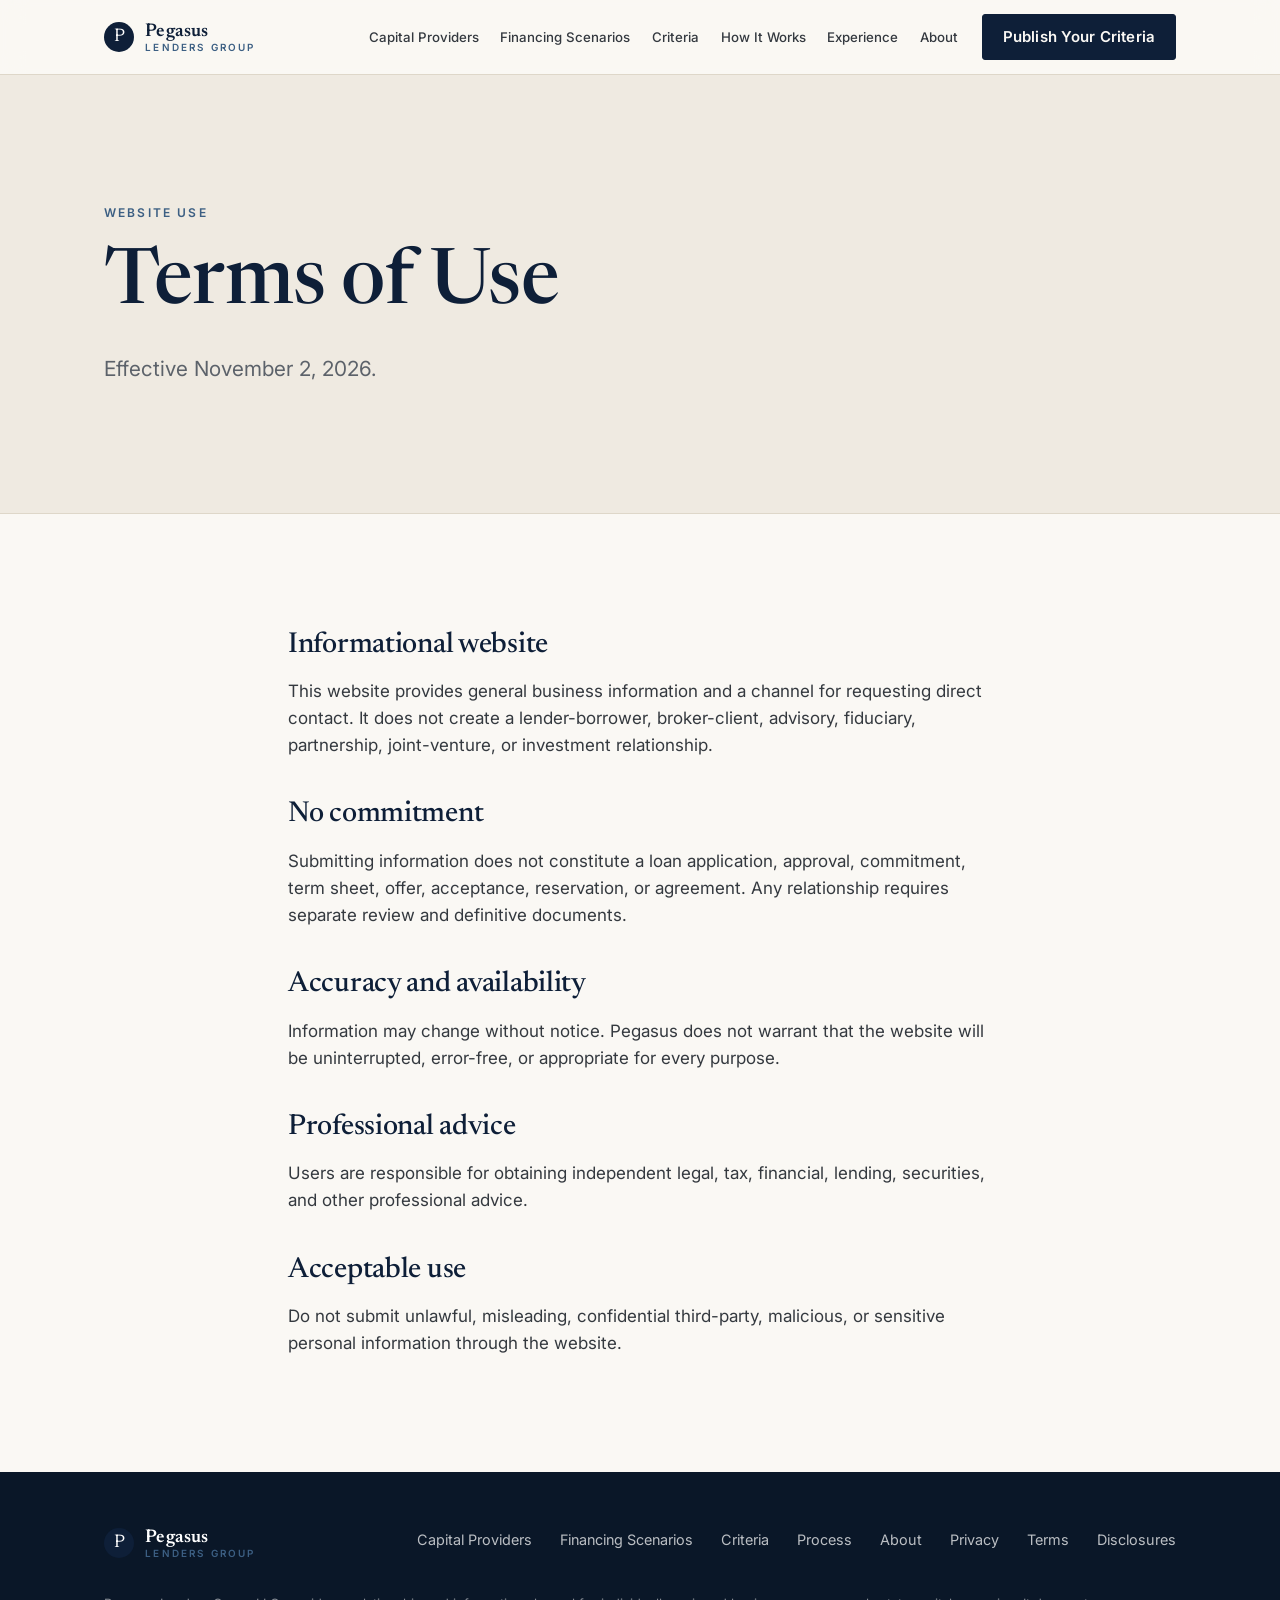
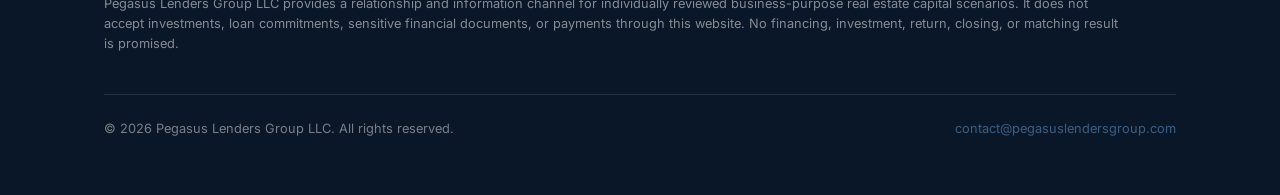
<file: terms.html>
<!DOCTYPE html>
<html lang="en">
<head>
  <meta charset="UTF-8" />
  <meta name="viewport" content="width=device-width, initial-scale=1.0" />
  <script>document.documentElement.className += " js";</script>
  <title>Terms — Pegasus Lenders Group</title>
  <meta name="description" content="Website terms for Pegasus Lenders Group." />
  <meta name="robots" content="index,follow,max-image-preview:large,max-snippet:-1,max-video-preview:-1" />
  <link rel="canonical" href="https://pegasuslendersgroup.com/terms" />
  <link rel="sitemap" type="application/xml" href="https://pegasuslendersgroup.com/sitemap.xml" />
  <meta property="og:type" content="website" />
  <meta property="og:site_name" content="Pegasus Lenders Group" />
  <meta property="og:title" content="Terms — Pegasus Lenders Group" />
  <meta property="og:description" content="Website terms for Pegasus Lenders Group." />
  <meta property="og:url" content="https://pegasuslendersgroup.com/terms" />
  <meta property="og:image" content="https://pegasuslendersgroup.com/public/images/projects/hollyline/hollyline-aerial.jpg" />
  <meta name="twitter:card" content="summary_large_image" />
  <meta name="twitter:title" content="Terms — Pegasus Lenders Group" />
  <meta name="twitter:description" content="Website terms for Pegasus Lenders Group." />
  <meta name="twitter:image" content="https://pegasuslendersgroup.com/public/images/projects/hollyline/hollyline-aerial.jpg" />
  <link rel="preconnect" href="https://fonts.googleapis.com" />
  <link rel="preconnect" href="https://fonts.gstatic.com" crossorigin />
  <link href="https://fonts.googleapis.com/css2?family=Inter:wght@400;500;600;700&family=Newsreader:opsz,wght@6..72,400;6..72,500;6..72,600&display=swap" rel="stylesheet" />
  <link rel="stylesheet" href="/styles.css?v=20261102-2" />
  <link rel="icon" href="/assets/favicon.svg" type="image/svg+xml" />
  <script type="application/ld+json">{"@context":"https://schema.org","@type":"Organization","@id":"https://pegasuslendersgroup.com/#organization","name":"Pegasus Lenders Group LLC","url":"https://pegasuslendersgroup.com","logo":"https://pegasuslendersgroup.com/assets/favicon.svg","email":"contact@pegasuslendersgroup.com","description":"Private real estate credit relationships for individually reviewed bridge, construction, acquisition, rehabilitation, multifamily, and commercial financing scenarios.","areaServed":"United States","sameAs":["https://pegasuscapitalnetwork.com","https://westcoastcapitalinvestment.com","https://californiardp.com"]}</script>

</head><body><header class="site-header"><div class="wrap site-header__inner">
    <a class="brand" href="/" aria-label="Pegasus Lenders Group home"><span class="brand__mark" aria-hidden="true">P</span><span class="brand__text"><span class="brand__name">Pegasus</span><span class="brand__sub">Lenders Group</span></span></a>
    <nav class="nav" aria-label="Primary"><ul class="nav__links">
      <li><a href="/capital-providers">Capital Providers</a></li>
      <li><a href="/financing-scenarios">Financing Scenarios</a></li>
      <li><a href="/credit-criteria">Criteria</a></li>
      <li><a href="/how-it-works">How It Works</a></li>
      <li><a href="/development-experience">Experience</a></li>
      <li><a href="/about">About</a></li>
    </ul><a href="/capital-providers" class="btn btn--primary nav__cta">Publish Your Criteria</a></nav>
    <button class="nav-toggle" type="button" aria-label="Open menu" aria-expanded="false"><svg viewBox="0 0 24 24" fill="none" stroke="currentColor" stroke-width="1.8" aria-hidden="true"><path d="M4 7h16M4 12h16M4 17h16" stroke-linecap="round" /></svg></button>
  </div></header><main><section class="subhero"><div class="wrap"><p class="eyebrow">Website Use</p><h1>Terms of Use</h1><p class="subhero__lede">Effective November 2, 2026.</p></div></section><section class="section"><div class="wrap legal-copy"><h2>Informational website</h2><p>This website provides general business information and a channel for requesting direct contact. It does not create a lender-borrower, broker-client, advisory, fiduciary, partnership, joint-venture, or investment relationship.</p><h2>No commitment</h2><p>Submitting information does not constitute a loan application, approval, commitment, term sheet, offer, acceptance, reservation, or agreement. Any relationship requires separate review and definitive documents.</p><h2>Accuracy and availability</h2><p>Information may change without notice. Pegasus does not warrant that the website will be uninterrupted, error-free, or appropriate for every purpose.</p><h2>Professional advice</h2><p>Users are responsible for obtaining independent legal, tax, financial, lending, securities, and other professional advice.</p><h2>Acceptable use</h2><p>Do not submit unlawful, misleading, confidential third-party, malicious, or sensitive personal information through the website.</p></div></section></main><footer class="site-footer"><div class="wrap">
    <div class="site-footer__inner"><a class="brand" href="/"><span class="brand__mark" aria-hidden="true">P</span><span class="brand__text"><span class="brand__name">Pegasus</span><span class="brand__sub">Lenders Group</span></span></a><nav class="site-footer__nav" aria-label="Footer"><a href="/capital-providers">Capital Providers</a><a href="/financing-scenarios">Financing Scenarios</a><a href="/credit-criteria">Criteria</a><a href="/how-it-works">Process</a><a href="/about">About</a><a href="/privacy">Privacy</a><a href="/terms">Terms</a><a href="/disclosures">Disclosures</a></nav></div>
    <p class="site-footer__legal">Pegasus Lenders Group LLC provides a relationship and information channel for individually reviewed business-purpose real estate capital scenarios. It does not accept investments, loan commitments, sensitive financial documents, or payments through this website. No financing, investment, return, closing, or matching result is promised.</p>
    <div class="site-footer__bottom"><span>© 2026 Pegasus Lenders Group LLC. All rights reserved.</span><a href="mailto:contact@pegasuslendersgroup.com">contact@pegasuslendersgroup.com</a></div>
  </div></footer><script src="/script.js?v=20261102"></script></body></html>
</file>
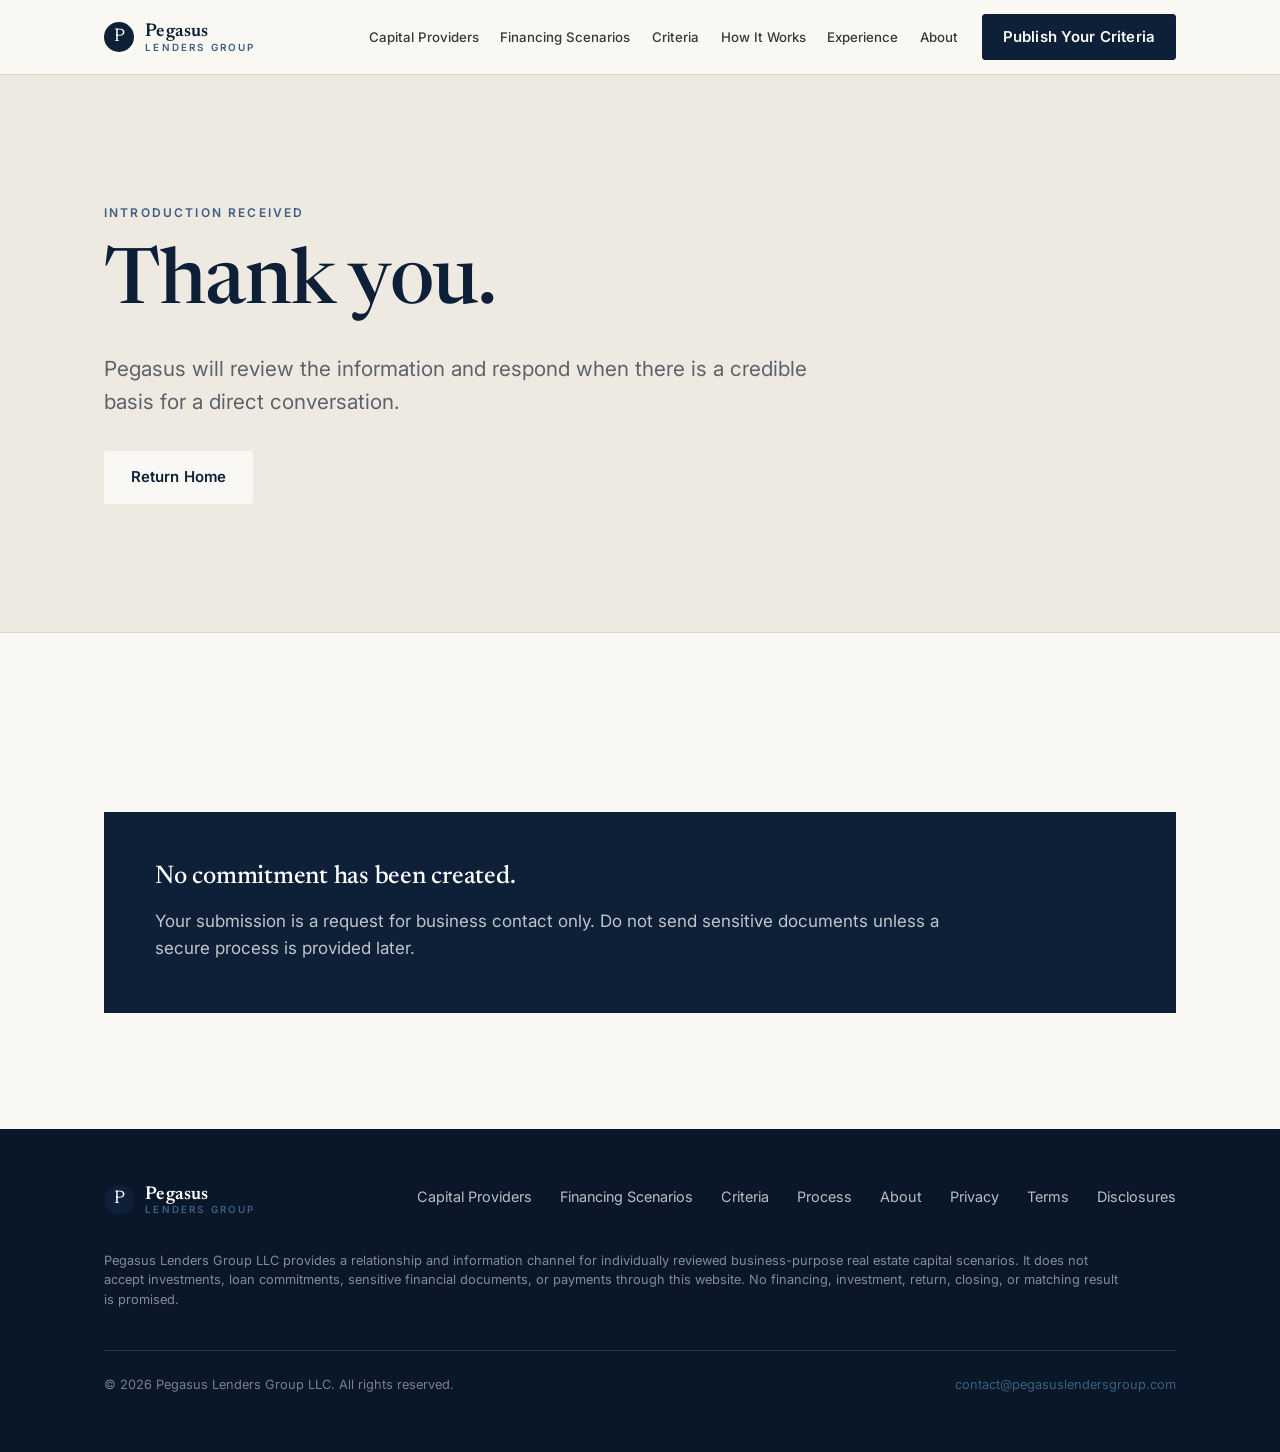
<file: thank-you.html>
<!DOCTYPE html>
<html lang="en">
<head>
  <meta charset="UTF-8" />
  <meta name="viewport" content="width=device-width, initial-scale=1.0" />
  <script>document.documentElement.className += " js";</script>
  <title>Thank You — Pegasus Lenders Group</title>
  <meta name="description" content="Your introduction was received by Pegasus Lenders Group." />
  <meta name="robots" content="noindex,nofollow" />
  <link rel="canonical" href="https://pegasuslendersgroup.com/thank-you" />
  <link rel="sitemap" type="application/xml" href="https://pegasuslendersgroup.com/sitemap.xml" />
  <meta property="og:type" content="website" />
  <meta property="og:site_name" content="Pegasus Lenders Group" />
  <meta property="og:title" content="Thank You — Pegasus Lenders Group" />
  <meta property="og:description" content="Your introduction was received by Pegasus Lenders Group." />
  <meta property="og:url" content="https://pegasuslendersgroup.com/thank-you" />
  <meta property="og:image" content="https://pegasuslendersgroup.com/public/images/projects/hollyline/hollyline-aerial.jpg" />
  <meta name="twitter:card" content="summary_large_image" />
  <meta name="twitter:title" content="Thank You — Pegasus Lenders Group" />
  <meta name="twitter:description" content="Your introduction was received by Pegasus Lenders Group." />
  <meta name="twitter:image" content="https://pegasuslendersgroup.com/public/images/projects/hollyline/hollyline-aerial.jpg" />
  <link rel="preconnect" href="https://fonts.googleapis.com" />
  <link rel="preconnect" href="https://fonts.gstatic.com" crossorigin />
  <link href="https://fonts.googleapis.com/css2?family=Inter:wght@400;500;600;700&family=Newsreader:opsz,wght@6..72,400;6..72,500;6..72,600&display=swap" rel="stylesheet" />
  <link rel="stylesheet" href="/styles.css?v=20261102-2" />
  <link rel="icon" href="/assets/favicon.svg" type="image/svg+xml" />
  <script type="application/ld+json">{"@context":"https://schema.org","@type":"Organization","@id":"https://pegasuslendersgroup.com/#organization","name":"Pegasus Lenders Group LLC","url":"https://pegasuslendersgroup.com","logo":"https://pegasuslendersgroup.com/assets/favicon.svg","email":"contact@pegasuslendersgroup.com","description":"Private real estate credit relationships for individually reviewed bridge, construction, acquisition, rehabilitation, multifamily, and commercial financing scenarios.","areaServed":"United States","sameAs":["https://pegasuscapitalnetwork.com","https://westcoastcapitalinvestment.com","https://californiardp.com"]}</script>

</head><body><header class="site-header"><div class="wrap site-header__inner">
    <a class="brand" href="/" aria-label="Pegasus Lenders Group home"><span class="brand__mark" aria-hidden="true">P</span><span class="brand__text"><span class="brand__name">Pegasus</span><span class="brand__sub">Lenders Group</span></span></a>
    <nav class="nav" aria-label="Primary"><ul class="nav__links">
      <li><a href="/capital-providers">Capital Providers</a></li>
      <li><a href="/financing-scenarios">Financing Scenarios</a></li>
      <li><a href="/credit-criteria">Criteria</a></li>
      <li><a href="/how-it-works">How It Works</a></li>
      <li><a href="/development-experience">Experience</a></li>
      <li><a href="/about">About</a></li>
    </ul><a href="/capital-providers" class="btn btn--primary nav__cta">Publish Your Criteria</a></nav>
    <button class="nav-toggle" type="button" aria-label="Open menu" aria-expanded="false"><svg viewBox="0 0 24 24" fill="none" stroke="currentColor" stroke-width="1.8" aria-hidden="true"><path d="M4 7h16M4 12h16M4 17h16" stroke-linecap="round" /></svg></button>
  </div></header><main><section class="subhero"><div class="wrap"><p class="eyebrow">Introduction Received</p><h1>Thank you.</h1><p class="subhero__lede">Pegasus will review the information and respond when there is a credible basis for a direct conversation.</p><div class="btn-row subhero__actions"><a class="btn btn--invert" href="/">Return Home</a></div></div></section><section class="section"><div class="wrap"><div class="legal-callout"><h2>No commitment has been created.</h2><p>Your submission is a request for business contact only. Do not send sensitive documents unless a secure process is provided later.</p></div></div></section></main><footer class="site-footer"><div class="wrap">
    <div class="site-footer__inner"><a class="brand" href="/"><span class="brand__mark" aria-hidden="true">P</span><span class="brand__text"><span class="brand__name">Pegasus</span><span class="brand__sub">Lenders Group</span></span></a><nav class="site-footer__nav" aria-label="Footer"><a href="/capital-providers">Capital Providers</a><a href="/financing-scenarios">Financing Scenarios</a><a href="/credit-criteria">Criteria</a><a href="/how-it-works">Process</a><a href="/about">About</a><a href="/privacy">Privacy</a><a href="/terms">Terms</a><a href="/disclosures">Disclosures</a></nav></div>
    <p class="site-footer__legal">Pegasus Lenders Group LLC provides a relationship and information channel for individually reviewed business-purpose real estate capital scenarios. It does not accept investments, loan commitments, sensitive financial documents, or payments through this website. No financing, investment, return, closing, or matching result is promised.</p>
    <div class="site-footer__bottom"><span>© 2026 Pegasus Lenders Group LLC. All rights reserved.</span><a href="mailto:contact@pegasuslendersgroup.com">contact@pegasuslendersgroup.com</a></div>
  </div></footer><script src="/script.js?v=20261102"></script></body></html>
</file>
<file: styles.css>
/* ============================================================
   Pegasus Lenders Group — Design System
   Institutional · direct · financially serious · modern · clean
   Palette: warm white · light stone · deep navy · graphite · restrained steel blue
   No gold. No crypto aesthetic.
   ============================================================ */

:root {
  /* Palette */
  --warm-white: #faf8f4;
  --stone: #efeae1;
  --stone-2: #e7e1d6;
  --hairline: #ded7c9;
  --navy: #0e1f38;
  --navy-deep: #0a1728;
  --graphite: #34393f;
  --graphite-soft: #5c626a;
  --steel: #3c5f83;
  --steel-soft: #6a86a3;

  /* Typography */
  --serif: "Newsreader", Georgia, "Times New Roman", serif;
  --sans: "Inter", -apple-system, BlinkMacSystemFont, "Segoe UI", Helvetica, Arial, sans-serif;

  /* Rhythm */
  --section-y: clamp(4.5rem, 9vw, 8.5rem);
  --gutter: clamp(1.25rem, 5vw, 4rem);
  --maxw: 1200px;
  --radius: 3px;
  --ease: cubic-bezier(0.22, 1, 0.36, 1);
}

*,
*::before,
*::after {
  box-sizing: border-box;
}

html {
  scroll-behavior: smooth;
  -webkit-text-size-adjust: 100%;
}

body {
  margin: 0;
  font-family: var(--sans);
  color: var(--graphite);
  background: var(--warm-white);
  line-height: 1.6;
  font-size: 1.0625rem;
  -webkit-font-smoothing: antialiased;
  text-rendering: optimizeLegibility;
}

img {
  max-width: 100%;
  display: block;
}

/* Ensure the [hidden] attribute always wins over component display rules
   (e.g. .form { display: grid }) — used for form success/error toggling. */
[hidden] {
  display: none !important;
}

a {
  color: var(--steel);
  text-decoration: none;
  transition: color 0.2s var(--ease);
}

a:hover {
  color: var(--navy);
}

h1,
h2,
h3,
h4 {
  font-family: var(--serif);
  color: var(--navy);
  font-weight: 500;
  line-height: 1.12;
  letter-spacing: -0.01em;
  margin: 0;
}

p {
  margin: 0;
}

/* ---------- Layout helpers ---------- */
.wrap {
  width: 100%;
  max-width: var(--maxw);
  margin-inline: auto;
  padding-inline: var(--gutter);
}

.section {
  padding-block: var(--section-y);
}

.section--stone {
  background: var(--stone);
  border-block: 1px solid var(--hairline);
}

.eyebrow {
  font-family: var(--sans);
  font-size: 0.75rem;
  font-weight: 600;
  letter-spacing: 0.18em;
  text-transform: uppercase;
  color: var(--steel);
  margin: 0 0 1.25rem;
}

.section-head {
  max-width: 46rem;
  margin-bottom: clamp(2.5rem, 5vw, 4rem);
}

.section-head h2 {
  font-size: clamp(1.9rem, 4vw, 3rem);
}

.section-head .lede {
  margin-top: 1rem;
  font-size: 1.125rem;
  color: var(--graphite-soft);
  max-width: 40rem;
}

/* ---------- Buttons ---------- */
.btn {
  display: inline-flex;
  align-items: center;
  gap: 0.55rem;
  font-family: var(--sans);
  font-size: 0.9375rem;
  font-weight: 600;
  letter-spacing: 0.01em;
  padding: 0.85rem 1.6rem;
  border-radius: var(--radius);
  border: 1px solid transparent;
  cursor: pointer;
  transition: all 0.2s var(--ease);
  white-space: nowrap;
}

.btn--primary {
  background: var(--navy);
  color: var(--warm-white);
  border-color: var(--navy);
}

.btn--primary:hover {
  background: var(--navy-deep);
  color: #fff;
  transform: translateY(-1px);
}

.btn--ghost {
  background: transparent;
  color: var(--navy);
  border-color: var(--hairline);
}

.btn--ghost:hover {
  border-color: var(--navy);
  color: var(--navy);
}

.btn--light {
  background: transparent;
  color: var(--warm-white);
  border-color: rgba(255, 255, 255, 0.32);
}

.btn--light:hover {
  border-color: rgba(255, 255, 255, 0.9);
  color: #fff;
}

/* Filled light button for primary actions on dark backgrounds. */
.btn--invert {
  background: var(--warm-white);
  color: var(--navy);
  border-color: var(--warm-white);
}

.btn--invert:hover {
  background: #fff;
  color: var(--navy-deep);
  transform: translateY(-1px);
}

.btn-arrow {
  transition: transform 0.2s var(--ease);
}

.btn:hover .btn-arrow {
  transform: translateX(3px);
}

.btn-row {
  display: flex;
  flex-wrap: wrap;
  gap: 1rem;
}

/* ---------- Header ---------- */
.site-header {
  position: sticky;
  top: 0;
  z-index: 50;
  background: rgba(250, 248, 244, 0.86);
  backdrop-filter: saturate(180%) blur(12px);
  border-bottom: 1px solid var(--hairline);
}

.site-header__inner {
  display: flex;
  align-items: center;
  justify-content: space-between;
  height: 74px;
}

.brand {
  display: inline-flex;
  align-items: center;
  gap: 0.7rem;
  color: var(--navy);
}

.brand__mark {
  width: 30px;
  height: 30px;
  flex: none;
}

.brand__text {
  display: flex;
  flex-direction: column;
  line-height: 1.05;
}

.brand__name {
  font-family: var(--serif);
  font-size: 1.16rem;
  font-weight: 600;
  letter-spacing: 0.01em;
}

.brand__sub {
  font-size: 0.62rem;
  font-weight: 600;
  letter-spacing: 0.22em;
  text-transform: uppercase;
  color: var(--steel);
}

.nav {
  display: flex;
  align-items: center;
  gap: 2.25rem;
}

.nav__links {
  display: flex;
  gap: 2rem;
  list-style: none;
  margin: 0;
  padding: 0;
}

.nav__links a {
  color: var(--graphite);
  font-size: 0.9375rem;
  font-weight: 500;
}

.nav__links a:hover {
  color: var(--navy);
}

.nav__cta {
  padding: 0.6rem 1.25rem;
}

.nav-toggle {
  display: none;
  background: none;
  border: 0;
  cursor: pointer;
  padding: 0.5rem;
  color: var(--navy);
}

.nav-toggle svg {
  width: 24px;
  height: 24px;
}

/* ---------- Hero ---------- */
.hero {
  position: relative;
  background: var(--navy);
  color: var(--warm-white);
  overflow: hidden;
}

.hero__bg {
  position: absolute;
  inset: 0;
  opacity: 0.6;
  z-index: 0;
}

.hero__bg picture {
  display: block;
  width: 100%;
  height: 100%;
}

.hero__bg img {
  width: 100%;
  height: 100%;
  object-fit: cover;
  object-position: 70% center;
}

/* Deep-navy blend: near-opaque behind the text (left), lifting on the
   right so the Hollyline crop supports the hero without competing. */
.hero::after {
  content: "";
  position: absolute;
  inset: 0;
  background: linear-gradient(
      100deg,
      rgba(10, 23, 40, 0.95) 0%,
      rgba(10, 23, 40, 0.86) 46%,
      rgba(14, 31, 56, 0.62) 100%
    ),
    linear-gradient(
      to bottom,
      rgba(10, 23, 40, 0.15) 0%,
      rgba(10, 23, 40, 0) 40%,
      rgba(10, 23, 40, 0.35) 100%
    );
  z-index: 1;
}

.hero__inner {
  position: relative;
  z-index: 2;
  padding-block: clamp(5rem, 12vw, 9.5rem);
  max-width: 54rem;
}

.hero .eyebrow {
  color: var(--steel-soft);
}

.hero h1 {
  color: #fff;
  font-size: clamp(2.6rem, 6.2vw, 5rem);
  line-height: 1.04;
  letter-spacing: -0.02em;
}

.hero__lede {
  margin-top: 1.75rem;
  font-size: clamp(1.125rem, 2vw, 1.375rem);
  color: rgba(255, 255, 255, 0.82);
  max-width: 40rem;
  line-height: 1.5;
}

.hero .btn-row {
  margin-top: 2.5rem;
}

/* ---------- Lead: Pegasus identity + current opportunity ---------- */
.lead__intro {
  max-width: 52rem;
  margin-bottom: clamp(2rem, 4vw, 3rem);
}

.lead__intro h1 {
  font-size: clamp(2.1rem, 4.6vw, 3.4rem);
  line-height: 1.08;
}

.lead__support {
  margin-top: 1.25rem;
  font-size: clamp(1.1rem, 1.7vw, 1.3rem);
  color: var(--graphite-soft);
  max-width: 42rem;
  line-height: 1.5;
}

.lead__panel {
  display: grid;
  grid-template-columns: 1.1fr 0.9fr;
  gap: clamp(2rem, 4vw, 3.5rem);
  align-items: start;
}

.lead__facts {
  display: flex;
  flex-direction: column;
}

.lead__project {
  font-size: 0.85rem;
  font-weight: 600;
  letter-spacing: 0.1em;
  text-transform: uppercase;
  color: var(--steel);
  margin: 0;
}

.lead__facts .stats {
  margin-top: 1.25rem;
}

.lead__facts .btn-row {
  margin-top: 1.75rem;
}

/* Rendering figure (shared) */
.opp__media,
.lead__media {
  position: relative;
  margin: 0;
}

.opp__media picture,
.lead__media picture {
  display: block;
  position: relative;
  border-radius: var(--radius);
  overflow: hidden;
  border: 1px solid var(--hairline);
  aspect-ratio: 4 / 3.4;
  background: var(--stone-2);
}

.opp__media img,
.lead__media img {
  width: 100%;
  height: 100%;
  object-fit: cover;
}

.opp__caption {
  margin-top: 0.75rem;
  font-size: 0.75rem;
  letter-spacing: 0.02em;
  color: var(--graphite-soft);
  font-style: italic;
}

.opp__tag {
  position: absolute;
  top: 1rem;
  left: 1rem;
  background: rgba(10, 23, 40, 0.9);
  color: #fff;
  font-size: 0.7rem;
  font-weight: 600;
  letter-spacing: 0.14em;
  text-transform: uppercase;
  padding: 0.45rem 0.85rem;
  border-radius: 2px;
}

/* Stat grid — let the numbers carry it */
.stats {
  margin-top: 2.25rem;
  display: grid;
  grid-template-columns: repeat(2, 1fr);
  gap: 1px;
  background: var(--hairline);
  border: 1px solid var(--hairline);
  border-radius: var(--radius);
  overflow: hidden;
}

.stat {
  background: var(--warm-white);
  padding: 1.4rem 1.5rem;
}

.stat--wide {
  grid-column: 1 / -1;
}

.stat__value {
  font-family: var(--serif);
  font-size: clamp(1.9rem, 4vw, 2.6rem);
  font-weight: 500;
  color: var(--navy);
  line-height: 1;
  letter-spacing: -0.02em;
  font-variant-numeric: tabular-nums lining-nums;
}

.stat__value .unit {
  font-size: 0.9rem;
  color: var(--steel);
  letter-spacing: 0.02em;
  margin-left: 0.15rem;
}

.stat__label {
  display: block;
  margin-top: 0.55rem;
  font-family: var(--sans);
  font-size: 0.8125rem;
  color: var(--graphite-soft);
  letter-spacing: 0.02em;
  line-height: 1.35;
}

.disclaimer {
  margin-top: 1.5rem;
  font-size: 0.8125rem;
  line-height: 1.5;
  color: var(--graphite-soft);
  border-left: 2px solid var(--steel-soft);
  padding-left: 1rem;
}

/* ---------- Development Experience (proof of execution) ---------- */
.text-link {
  display: inline-flex;
  align-items: center;
  gap: 0.45rem;
  margin-top: 1.5rem;
  font-size: 0.9375rem;
  font-weight: 600;
  color: var(--steel);
}

.text-link:hover {
  color: var(--navy);
}

.text-link:hover .btn-arrow {
  transform: translateX(3px);
}

.proof-grid {
  display: grid;
  grid-template-columns: repeat(2, 1fr);
  gap: clamp(1.5rem, 3.5vw, 3rem);
}

.proof-card__media {
  margin: 0;
  overflow: hidden;
  border-radius: var(--radius);
  border: 1px solid var(--hairline);
  background: var(--stone-2);
  aspect-ratio: 3 / 2;
}

.proof-card__media picture {
  display: block;
  width: 100%;
  height: 100%;
}

.proof-card__media img {
  width: 100%;
  height: 100%;
  object-fit: cover;
}

.proof-card__meta {
  display: flex;
  align-items: center;
  justify-content: space-between;
  gap: 1rem;
  margin-top: 1.15rem;
}

.proof-card__meta h2,
.proof-card__meta h3 {
  font-size: clamp(1.2rem, 2vw, 1.5rem);
}

.proof-card__place {
  margin-top: 0.5rem;
  font-size: 0.85rem;
  color: var(--graphite-soft);
}

.status {
  flex: none;
  font-size: 0.68rem;
  font-weight: 600;
  letter-spacing: 0.1em;
  text-transform: uppercase;
  padding: 0.32rem 0.7rem;
  border-radius: 2px;
  border: 1px solid transparent;
}

.status--progress {
  color: var(--steel);
  background: rgba(60, 95, 131, 0.1);
  border-color: rgba(60, 95, 131, 0.28);
}

.status--done {
  color: var(--navy);
  background: rgba(14, 31, 56, 0.08);
  border-color: rgba(14, 31, 56, 0.2);
}

/* ---------- Contact ---------- */
.contact {
  background: var(--navy);
  color: var(--warm-white);
}

.contact h2 {
  color: #fff;
  font-size: clamp(2rem, 4.5vw, 3.2rem);
}

.contact__grid {
  display: grid;
  grid-template-columns: 0.85fr 1.15fr;
  gap: clamp(2.5rem, 6vw, 5rem);
  align-items: start;
}

.contact__intro .lede {
  margin-top: 1rem;
  color: rgba(255, 255, 255, 0.78);
  font-size: 1.125rem;
  max-width: 26rem;
}

.contact__intro .eyebrow {
  color: var(--steel-soft);
}

.contact__detail {
  margin-top: 2.25rem;
  padding-top: 2.25rem;
  border-top: 1px solid rgba(255, 255, 255, 0.16);
  display: grid;
  gap: 1rem;
}

.contact__detail a {
  color: #fff;
}

.contact__detail-item span {
  display: block;
  font-size: 0.72rem;
  letter-spacing: 0.16em;
  text-transform: uppercase;
  color: var(--steel-soft);
  margin-bottom: 0.25rem;
}

/* Form */
.form {
  display: grid;
  grid-template-columns: 1fr 1fr;
  gap: 1.15rem;
}

.field {
  display: flex;
  flex-direction: column;
  gap: 0.4rem;
}

.field--full {
  grid-column: 1 / -1;
}

.field label {
  font-size: 0.78rem;
  font-weight: 600;
  letter-spacing: 0.06em;
  text-transform: uppercase;
  color: rgba(255, 255, 255, 0.7);
}

.field input,
.field select,
.field textarea {
  font-family: var(--sans);
  font-size: 1rem;
  color: #fff;
  background: rgba(255, 255, 255, 0.06);
  border: 1px solid rgba(255, 255, 255, 0.2);
  border-radius: var(--radius);
  padding: 0.8rem 0.9rem;
  transition: border-color 0.2s var(--ease), background 0.2s var(--ease);
}

.field textarea {
  resize: vertical;
  min-height: 120px;
}

.field select {
  appearance: none;
  background-image: url("data:image/svg+xml,%3Csvg xmlns='http://www.w3.org/2000/svg' width='12' height='8' viewBox='0 0 12 8'%3E%3Cpath fill='%236a86a3' d='M1 1l5 5 5-5'/%3E%3C/svg%3E");
  background-repeat: no-repeat;
  background-position: right 0.9rem center;
  padding-right: 2.25rem;
}

.field select option {
  color: #111;
}

.field input::placeholder,
.field textarea::placeholder {
  color: rgba(255, 255, 255, 0.4);
}

.field input:focus,
.field select:focus,
.field textarea:focus {
  outline: none;
  border-color: var(--steel-soft);
  background: rgba(255, 255, 255, 0.1);
}

.form__actions {
  grid-column: 1 / -1;
  display: flex;
  align-items: center;
  gap: 1.25rem;
  flex-wrap: wrap;
}

.form__actions .btn--primary {
  background: var(--warm-white);
  color: var(--navy);
  border-color: var(--warm-white);
}

.form__actions .btn--primary:hover {
  background: #fff;
}

.form__note {
  font-size: 0.8125rem;
  color: rgba(255, 255, 255, 0.55);
}

/* Required marker + inline validation */
.req {
  color: var(--steel-soft);
}

.field__error {
  font-size: 0.8rem;
  color: #ffb4a8;
}

.field input[aria-invalid="true"],
.field textarea[aria-invalid="true"] {
  border-color: #e0806f;
  background: rgba(224, 128, 111, 0.08);
}

.form__actions .btn--primary[disabled] {
  opacity: 0.7;
  cursor: default;
}

.form__actions .btn--primary[disabled]:hover {
  transform: none;
}

/* Submission status */
.form-status {
  grid-column: 1 / -1;
  margin: 0;
  font-size: 0.9rem;
}

.form-status--error {
  color: #ffb4a8;
}

.form-status--error a {
  color: #fff;
  text-decoration: underline;
}

/* Success confirmation (replaces the form) */
.form-success {
  background: rgba(255, 255, 255, 0.06);
  border: 1px solid rgba(255, 255, 255, 0.2);
  border-radius: var(--radius);
  padding: clamp(1.75rem, 3vw, 2.5rem);
  outline: none;
}

.form-success h3 {
  color: #fff;
  font-size: 1.6rem;
}

.form-success p {
  margin-top: 0.6rem;
  color: rgba(255, 255, 255, 0.82);
  font-size: 1.0625rem;
}

/* Visually-hidden utility (honeypot; screen-reader-only content) */
.visually-hidden {
  position: absolute !important;
  width: 1px;
  height: 1px;
  padding: 0;
  margin: -1px;
  overflow: hidden;
  clip: rect(0, 0, 0, 0);
  white-space: nowrap;
  border: 0;
}

/* ---------- Internal pages (About, Development Experience) ---------- */
.page__head {
  max-width: 46rem;
  margin-bottom: clamp(2.5rem, 5vw, 3.5rem);
}

.page__head h1 {
  font-size: clamp(2.1rem, 4.4vw, 3.2rem);
  margin-top: 0.25rem;
}

.page__head .lede {
  margin-top: 1rem;
  font-size: 1.125rem;
  color: var(--graphite-soft);
  max-width: 40rem;
}

.prose {
  max-width: 42rem;
}

.prose p {
  font-size: 1.15rem;
  line-height: 1.6;
  color: var(--graphite);
  margin-bottom: 1.15rem;
}

.prose .btn-row {
  margin-top: 2rem;
}

/* Dark-on-light back link for internal pages */
.back-link--dark {
  color: var(--steel);
}

.back-link--dark:hover {
  color: var(--navy);
}

/* Footer utility nav */
.site-footer__nav {
  display: flex;
  flex-wrap: wrap;
  gap: 1.25rem 1.75rem;
  align-items: center;
}

.site-footer__nav a {
  color: rgba(255, 255, 255, 0.72);
  font-size: 0.9rem;
}

.site-footer__nav a:hover {
  color: #fff;
}

/* ---------- Footer ---------- */
.site-footer {
  background: var(--navy-deep);
  color: rgba(255, 255, 255, 0.7);
  padding-block: 3.5rem;
  font-size: 0.9rem;
}

.site-footer__inner {
  display: flex;
  justify-content: space-between;
  align-items: flex-start;
  gap: 2rem;
  flex-wrap: wrap;
}

.site-footer .brand__name {
  color: #fff;
}

.site-footer__legal {
  max-width: 34rem;
  font-size: 0.8rem;
  line-height: 1.55;
  color: rgba(255, 255, 255, 0.5);
}

.site-footer__bottom {
  margin-top: 2.5rem;
  padding-top: 1.5rem;
  border-top: 1px solid rgba(255, 255, 255, 0.12);
  display: flex;
  justify-content: space-between;
  gap: 1rem;
  flex-wrap: wrap;
  font-size: 0.8rem;
  color: rgba(255, 255, 255, 0.45);
}

/* ---------- Project page ---------- */
.subhero {
  background: var(--navy);
  color: #fff;
  padding-block: clamp(3rem, 7vw, 5.5rem);
}

.subhero__place {
  color: var(--steel-soft);
  font-size: 0.8rem;
  font-weight: 600;
  letter-spacing: 0.16em;
  text-transform: uppercase;
}

.subhero h1 {
  color: #fff;
  font-size: clamp(2.2rem, 5vw, 3.8rem);
  margin-top: 0.9rem;
}

.subhero__lede {
  margin-top: 1.25rem;
  color: rgba(255, 255, 255, 0.8);
  max-width: 38rem;
  font-size: 1.125rem;
}

.back-link {
  display: inline-flex;
  align-items: center;
  gap: 0.4rem;
  color: var(--steel-soft);
  font-size: 0.875rem;
  font-weight: 500;
  margin-bottom: 1.5rem;
}

.back-link:hover {
  color: #fff;
}

.stats--project {
  grid-template-columns: repeat(3, 1fr);
  margin-top: 0;
}

.stats--project .stat--wide {
  grid-column: auto;
}

.figure {
  border-radius: var(--radius);
  overflow: hidden;
  border: 1px solid var(--hairline);
  background: var(--stone-2);
  aspect-ratio: 16 / 8;
}

.figure img {
  width: 100%;
  height: 100%;
  object-fit: cover;
}

/* Captioned variant: the aspect box wraps the image; caption sits below. */
.figure--captioned {
  border: 0;
  overflow: visible;
  background: none;
  border-radius: 0;
  aspect-ratio: auto;
  margin: 0;
}

.figure--captioned picture {
  display: block;
  aspect-ratio: 16 / 9;
  overflow: hidden;
  border: 1px solid var(--hairline);
  border-radius: var(--radius);
  background: var(--stone-2);
}

.detail-list {
  list-style: none;
  margin: 0;
  padding: 0;
  display: grid;
  gap: 1px;
  background: var(--hairline);
  border: 1px solid var(--hairline);
  border-radius: var(--radius);
  overflow: hidden;
}

.detail-list li {
  background: var(--warm-white);
  padding: 1.15rem 1.4rem;
  display: flex;
  justify-content: space-between;
  gap: 1.5rem;
  align-items: baseline;
}

.detail-list dt,
.detail-list .k {
  color: var(--graphite-soft);
  font-size: 0.95rem;
}

.detail-list .v {
  font-family: var(--serif);
  color: var(--navy);
  font-size: 1.15rem;
  font-variant-numeric: tabular-nums;
  text-align: right;
}

.two-col {
  display: grid;
  grid-template-columns: 1.1fr 1fr;
  gap: clamp(2rem, 5vw, 4rem);
  align-items: start;
}

/* ---------- Motion ----------
   Reveal is a progressive enhancement: content is only hidden when
   JavaScript is active (html.js). Without JS, everything is visible. */
.js .reveal {
  opacity: 0;
  transform: translateY(12px);
  transition: opacity 0.4s var(--ease), transform 0.4s var(--ease);
}

.reveal.is-visible {
  opacity: 1;
  transform: none;
}

@media (prefers-reduced-motion: reduce) {
  * {
    scroll-behavior: auto !important;
  }
  .js .reveal {
    opacity: 1;
    transform: none;
    transition: none;
  }
  .btn:hover {
    transform: none;
  }
}

/* ---------- Responsive ---------- */
@media (max-width: 960px) {
  .lead__panel,
  .contact__grid,
  .two-col {
    grid-template-columns: 1fr;
  }
  .lead__panel {
    gap: clamp(1.75rem, 5vw, 2.5rem);
  }
  .stats--project {
    grid-template-columns: repeat(2, 1fr);
  }
}

@media (max-width: 720px) {
  .nav__links,
  .nav__cta {
    display: none;
  }
  .nav-toggle {
    display: inline-flex;
  }
  .nav.is-open {
    position: absolute;
    top: 74px;
    left: 0;
    right: 0;
    background: var(--warm-white);
    border-bottom: 1px solid var(--hairline);
    padding: 1.25rem var(--gutter) 1.75rem;
  }
  .nav.is-open .nav__links {
    display: flex;
    flex-direction: column;
    gap: 1.1rem;
    width: 100%;
  }
  .nav.is-open .nav__cta {
    display: inline-flex;
    margin-top: 1rem;
  }
  .form {
    grid-template-columns: 1fr;
  }
}

@media (max-width: 560px) {
  .proof-grid {
    grid-template-columns: 1fr;
  }
}

@media (max-width: 480px) {
  .stats {
    grid-template-columns: 1fr;
  }
  .stats--project {
    grid-template-columns: 1fr;
  }
}


/* ---------- Vista Del Mar investor underwriting ---------- */
.project-copy {
  margin-top: 1rem;
  font-size: 1.05rem;
  line-height: 1.65;
  color: var(--graphite);
}
.section-head__support {
  margin-top: 1rem;
  max-width: 52rem;
  font-size: 1.05rem;
  line-height: 1.6;
  color: var(--graphite-soft);
}
.stage-grid,
.underwriting-grid,
.metric-grid,
.diligence-grid {
  display: grid;
  gap: 1px;
  background: var(--hairline);
  border: 1px solid var(--hairline);
  border-radius: var(--radius);
  overflow: hidden;
}
.stage-grid { grid-template-columns: repeat(2, 1fr); }
.metric-grid,
.underwriting-grid { grid-template-columns: repeat(4, 1fr); }
.diligence-grid { grid-template-columns: repeat(2, 1fr); }
.stage-card,
.metric-card,
.underwriting-card,
.diligence-grid > div {
  background: var(--warm-white);
  padding: clamp(1.4rem, 2.5vw, 2rem);
}
.stage-card__number,
.metric-card__label,
.underwriting-card__label,
.callout__label {
  display: block;
  font-size: 0.72rem;
  font-weight: 600;
  letter-spacing: 0.13em;
  text-transform: uppercase;
  color: var(--steel);
}
.stage-card h3,
.diligence-grid h3 {
  margin-top: 0.7rem;
  font-family: var(--serif);
  font-size: 1.45rem;
  color: var(--navy);
}
.stage-card__metric {
  margin-top: 1rem;
  font-family: var(--serif);
  font-size: 1.8rem;
  color: var(--navy);
}
.stage-card p {
  margin-top: 1rem;
  line-height: 1.6;
  color: var(--graphite);
}
.stage-card__note {
  font-size: 0.88rem;
  color: var(--graphite-soft) !important;
}
.metric-card strong,
.underwriting-card strong {
  display: block;
  margin-top: 0.55rem;
  font-family: var(--serif);
  font-size: clamp(1.5rem, 2.8vw, 2rem);
  color: var(--navy);
  font-weight: 500;
}
.underwriting-card small {
  display: block;
  margin-top: 0.7rem;
  font-size: 0.82rem;
  line-height: 1.5;
  color: var(--graphite-soft);
}
.callout {
  margin-top: 1.5rem;
  padding: clamp(1.5rem, 3vw, 2.25rem);
  border: 1px solid var(--hairline);
  border-radius: var(--radius);
  background: var(--warm-white);
}
.callout--primary {
  border-color: rgba(60,95,131,.35);
  background: rgba(60,95,131,.06);
}
.callout strong {
  display: block;
  margin-top: 0.4rem;
  font-family: var(--serif);
  font-size: clamp(2rem, 4vw, 3rem);
  font-weight: 500;
  color: var(--navy);
}
.callout p {
  margin-top: 0.65rem;
  max-width: 54rem;
  line-height: 1.6;
  color: var(--graphite-soft);
}
.uses-table-wrap {
  overflow-x: auto;
  border: 1px solid var(--hairline);
  border-radius: var(--radius);
  background: var(--warm-white);
}
.scenario-table {
  width: 100%;
  border-collapse: collapse;
  min-width: 560px;
}
.scenario-table th,
.scenario-table td {
  padding: 1rem 1.2rem;
  text-align: left;
  border-bottom: 1px solid var(--hairline);
}
.scenario-table th {
  font-size: 0.74rem;
  letter-spacing: 0.1em;
  text-transform: uppercase;
  color: var(--graphite-soft);
  background: var(--stone-2);
}
.scenario-table th:last-child,
.scenario-table td:last-child {
  text-align: right;
  font-variant-numeric: tabular-nums;
}
.scenario-table tr:last-child td { border-bottom: 0; }
.scenario-table__base td {
  font-weight: 700;
  color: var(--navy);
  background: rgba(60,95,131,.06);
}
.check-list {
  margin: 1rem 0 0;
  padding: 0;
  list-style: none;
}
.check-list li {
  position: relative;
  padding: 0.65rem 0 0.65rem 1.35rem;
  border-bottom: 1px solid var(--hairline);
  color: var(--graphite);
  line-height: 1.45;
}
.check-list li:last-child { border-bottom: 0; }
.check-list li::before {
  content: "•";
  position: absolute;
  left: 0;
  color: var(--steel);
}
@media (max-width: 960px) {
  .metric-grid,
  .underwriting-grid { grid-template-columns: repeat(2, 1fr); }
}
@media (max-width: 720px) {
  .stage-grid,
  .diligence-grid,
  .metric-grid,
  .underwriting-grid { grid-template-columns: 1fr; }
}


/* ---------- Pegasus corporate + underwriting refinement ---------- */
.method-grid{
  display:grid;
  grid-template-columns:repeat(3,1fr);
  gap:1px;
  border:1px solid var(--hairline);
  background:var(--hairline);
  border-radius:var(--radius);
  overflow:hidden;
}
.method-card{
  background:var(--warm-white);
  padding:clamp(1.5rem,3vw,2.25rem);
}
.method-card__number{
  display:block;
  font-size:.72rem;
  font-weight:600;
  letter-spacing:.14em;
  text-transform:uppercase;
  color:var(--steel);
}
.method-card h3{
  margin-top:.8rem;
  font-family:var(--serif);
  color:var(--navy);
  font-size:1.45rem;
}
.method-card p{
  margin-top:.85rem;
  color:var(--graphite-soft);
  line-height:1.6;
}
.experience-preview{
  display:grid;
  grid-template-columns:1fr auto;
  gap:2rem;
  align-items:end;
}
.project-nav{
  position:sticky;
  top:74px;
  z-index:18;
  background:rgba(250,248,244,.96);
  border-bottom:1px solid var(--hairline);
  backdrop-filter:blur(10px);
}
.project-nav__inner{
  display:flex;
  gap:1.5rem;
  overflow-x:auto;
  white-space:nowrap;
  padding-top:.85rem;
  padding-bottom:.85rem;
}
.project-nav a{
  font-size:.78rem;
  font-weight:600;
  letter-spacing:.06em;
  text-transform:uppercase;
  color:var(--graphite-soft);
}
.project-nav a:hover{color:var(--navy)}
.capital-grid{
  display:grid;
  grid-template-columns:repeat(3,1fr);
  gap:1px;
  border:1px solid var(--hairline);
  background:var(--hairline);
  border-radius:var(--radius);
  overflow:hidden;
}
.capital-card{
  background:var(--warm-white);
  padding:clamp(1.35rem,2.5vw,1.9rem);
}
.capital-card span{
  display:block;
  font-size:.7rem;
  font-weight:600;
  letter-spacing:.12em;
  text-transform:uppercase;
  color:var(--steel);
}
.capital-card strong{
  display:block;
  margin-top:.65rem;
  font-family:var(--serif);
  font-size:1.55rem;
  font-weight:500;
  color:var(--navy);
}
.capital-card p{
  margin-top:.7rem;
  color:var(--graphite-soft);
  font-size:.88rem;
  line-height:1.5;
}
.capital-note{
  margin-top:1.5rem;
  padding:1.35rem 1.5rem;
  border-left:3px solid var(--steel);
  background:rgba(60,95,131,.06);
}
.capital-note strong{
  color:var(--navy);
  font-size:1rem;
}
.capital-note p{
  margin-top:.45rem;
  color:var(--graphite-soft);
  line-height:1.55;
  max-width:56rem;
}
@media(max-width:960px){
  .method-grid,.capital-grid{grid-template-columns:1fr 1fr}
  .experience-preview{grid-template-columns:1fr}
}
@media(max-width:640px){
  .method-grid,.capital-grid{grid-template-columns:1fr}
  .project-nav{top:64px}
}


/* ---------- Investor-first homepage lead ---------- */
.capital-hero{
  position:relative;
  background:
    radial-gradient(circle at 78% 26%, rgba(106,134,163,.18), transparent 34%),
    linear-gradient(135deg,#09172a 0%,#0e1f38 58%,#132b4c 100%);
  color:#fff;
  overflow:hidden;
}
.capital-hero::after{
  content:"";
  position:absolute;
  inset:0;
  pointer-events:none;
  background:linear-gradient(90deg,rgba(255,255,255,.025) 1px,transparent 1px);
  background-size:84px 100%;
  opacity:.35;
}
.capital-hero__inner{
  position:relative;
  z-index:1;
  max-width:64rem;
  padding-top:clamp(5.5rem,11vw,9rem);
  padding-bottom:clamp(4.5rem,9vw,7.5rem);
}
.capital-hero .eyebrow{color:var(--steel-soft)}
.capital-hero h1{
  color:#fff;
  font-size:clamp(3rem,7vw,6.1rem);
  line-height:.94;
  letter-spacing:-.035em;
  max-width:58rem;
}
.capital-hero h1 em{
  font-weight:400;
  color:#b8cadc;
}
.capital-hero__lede{
  margin-top:1.75rem;
  max-width:47rem;
  font-size:clamp(1.15rem,2vw,1.4rem);
  line-height:1.55;
  color:rgba(255,255,255,.82);
}
.capital-hero__statement{
  margin-top:1.5rem;
  max-width:48rem;
  font-family:var(--serif);
  font-size:clamp(1.15rem,2.1vw,1.45rem);
  color:#fff;
}
.capital-hero__actions{margin-top:2.5rem}
.btn--outline-light{
  border-color:rgba(255,255,255,.36);
  color:#fff;
  background:transparent;
}
.btn--outline-light:hover{
  border-color:#fff;
  background:rgba(255,255,255,.06);
}
.capital-hero__strip{
  position:relative;
  z-index:1;
  border-top:1px solid rgba(255,255,255,.13);
  background:rgba(0,0,0,.12);
}
.capital-hero__strip .wrap{
  display:flex;
  align-items:center;
  gap:0;
  overflow-x:auto;
  white-space:nowrap;
}
.capital-hero__strip span{
  padding:1.1rem 1.7rem 1.1rem 0;
  margin-right:1.7rem;
  font-size:.72rem;
  font-weight:600;
  letter-spacing:.11em;
  text-transform:uppercase;
  color:rgba(255,255,255,.67);
}
.capital-hero__strip span:not(:last-child){
  border-right:1px solid rgba(255,255,255,.13);
}

.current-opportunity{padding-top:clamp(5rem,9vw,7.5rem)}
.opportunity-head{
  display:grid;
  grid-template-columns:minmax(0,1fr) auto;
  grid-template-areas:
    "eyebrow place"
    "title place"
    "lede lede";
  gap:.4rem 2rem;
  align-items:end;
  margin-bottom:clamp(2.5rem,5vw,4rem);
  max-width:62rem;
}
.opportunity-head .eyebrow{grid-area:eyebrow;margin-bottom:.2rem}
.opportunity-head h2{
  grid-area:title;
  font-size:clamp(2.5rem,5vw,4rem);
}
.opportunity-head__place{
  grid-area:place;
  margin:0 0 .5rem;
  font-size:.78rem;
  font-weight:600;
  letter-spacing:.11em;
  text-transform:uppercase;
  color:var(--steel);
}
.opportunity-head__lede{
  grid-area:lede;
  margin:1.1rem 0 0;
  max-width:52rem;
  color:var(--graphite-soft);
  font-size:clamp(1.05rem,1.7vw,1.22rem);
  line-height:1.55;
}
.opportunity-facts-link{margin-top:1rem}

@media(max-width:720px){
  .capital-hero__strip span{padding-right:1.1rem;margin-right:1.1rem}
  .opportunity-head{
    grid-template-columns:1fr;
    grid-template-areas:"eyebrow" "title" "place" "lede";
  }
  .opportunity-head__place{margin-top:.4rem}
}


/* ---------- Functional approach links ---------- */
.method-card--link{
  display:block;
  color:inherit;
  text-decoration:none;
  position:relative;
  transition:transform .18s ease, box-shadow .18s ease, background .18s ease;
}
.method-card--link:hover,
.method-card--link:focus-visible{
  background:#fff;
  transform:translateY(-3px);
  box-shadow:0 12px 28px rgba(14,31,56,.08);
  outline:none;
}
.method-card__cta{
  display:inline-flex;
  align-items:center;
  gap:.35rem;
  margin-top:1.15rem;
  font-size:.78rem;
  font-weight:700;
  letter-spacing:.04em;
  color:var(--steel);
}
.method-card--link:hover .method-card__cta,
.method-card--link:focus-visible .method-card__cta{
  color:var(--navy);
}

/* ============================================================
   2026 premium investor rebuild
   Editorial capital presentation · architectural restraint
   ============================================================ */

:focus-visible {
  outline: 2px solid var(--steel);
  outline-offset: 4px;
}

.optional {
  margin-left: .35rem;
  font-size: .65rem;
  font-weight: 500;
  color: rgba(255,255,255,.45);
}

.section-head--wide { max-width: 58rem; }
.section-head--wide h2 { font-size: clamp(2.5rem,5.2vw,4.4rem); line-height: 1; }

.nav { gap: 1.5rem; }
.nav__links { gap: 1.35rem; }
.nav__links a { font-size: .83rem; }
.nav__links a[aria-current="page"] { color: var(--navy); }

.capital-hero--rebuild::after {
  background:
    linear-gradient(90deg,rgba(255,255,255,.028) 1px,transparent 1px),
    linear-gradient(rgba(255,255,255,.018) 1px,transparent 1px);
  background-size: 92px 92px;
}
.capital-hero__layout {
  position: relative;
  z-index: 2;
  display: grid;
  grid-template-columns: minmax(0,1fr) 18rem;
  gap: clamp(3rem,7vw,8rem);
  align-items: end;
}
.capital-hero--rebuild .capital-hero__inner { max-width: none; padding-top: clamp(4rem,7vw,6rem); padding-bottom: clamp(4rem,7vw,6rem); }
.capital-hero--rebuild h1 { max-width: 70rem; font-size: clamp(3.4rem,5.9vw,5.2rem); }
.capital-hero--rebuild h1 em { display: block; max-width: 64rem; }
.hero-mandate {
  margin-bottom: clamp(5rem,9vw,8rem);
  padding-left: 1.5rem;
  border-left: 1px solid rgba(255,255,255,.22);
}
.hero-mandate__index {
  display: block;
  margin-bottom: 1.2rem;
  font-size: .7rem;
  letter-spacing: .16em;
  color: var(--steel-soft);
}
.hero-mandate p {
  padding: .7rem 0;
  font-family: var(--serif);
  font-size: 1.08rem;
  line-height: 1.25;
  color: rgba(255,255,255,.82);
  border-bottom: 1px solid rgba(255,255,255,.12);
}

.philosophy { background: var(--warm-white); }
.principle-grid {
  display: grid;
  grid-template-columns: repeat(4,1fr);
  border-top: 1px solid var(--navy);
}
.principle {
  position: relative;
  display: flex;
  min-height: 24rem;
  padding: 1.5rem 1.65rem 1.75rem;
  flex-direction: column;
  color: inherit;
  border-right: 1px solid var(--hairline);
  transition: color .2s var(--ease), background .2s var(--ease);
}
.principle:last-child { border-right: 0; }
.principle:hover,.principle:focus-visible { color: var(--navy); background: #fff; outline-offset: -2px; }
.principle__number { font-size: .72rem; letter-spacing: .14em; color: var(--steel); }
.principle h3 { margin-top: 4.5rem; font-size: clamp(1.45rem,2vw,1.9rem); }
.principle p { margin-top: 1rem; color: var(--graphite-soft); font-size: .98rem; line-height: 1.6; }
.principle__link { margin-top: auto; padding-top: 2rem; font-size: .78rem; font-weight: 700; letter-spacing: .04em; color: var(--steel); }

.platform { background: var(--stone); border-block: 1px solid var(--hairline); }
.platform__intro { display: grid; grid-template-columns: .65fr 1.15fr; gap: 1rem 5rem; align-items: end; }
.platform__intro .eyebrow { grid-column: 1/-1; }
.platform__intro h2 { font-size: clamp(3rem,7vw,6rem); line-height: .9; }
.platform__intro h2 span { color: var(--steel-soft); font-weight: 400; }
.platform__intro > p:last-child { max-width: 35rem; color: var(--graphite-soft); font-size: 1.08rem; }
.platform__matrix { display: grid; grid-template-columns: 1fr 5rem 1fr; margin-top: clamp(3.5rem,7vw,6rem); border-block: 1px solid var(--navy); }
.platform-side { padding: 2.5rem 0; }
.platform-side__head > span { font-size: .7rem; font-weight: 700; letter-spacing: .16em; text-transform: uppercase; color: var(--steel); }
.platform-side h3 { margin-top: .65rem; max-width: 27rem; font-size: clamp(1.6rem,2.6vw,2.25rem); }
.platform-side ul { margin: 2rem 0 0; padding: 0; list-style: none; }
.platform-side li { padding: .65rem 0; border-top: 1px solid var(--hairline); font-size: .92rem; }
.platform__axis { display: grid; place-items: center; }
.platform__axis span { display: grid; width: 3rem; height: 3rem; place-items: center; border: 1px solid var(--steel-soft); border-radius: 50%; font-family: var(--serif); font-size: 1.6rem; color: var(--steel); }
.platform__statement { display: grid; grid-template-columns: 1fr 1fr; gap: 3rem; margin: 2.5rem 0 0 auto; max-width: 54rem; color: var(--graphite-soft); font-size: .92rem; }

.opportunity-feature { display: grid; grid-template-columns: minmax(0,1.7fr) minmax(15rem,.62fr); border-top: 1px solid var(--navy); border-bottom: 1px solid var(--navy); }
.opportunity-feature__media { margin: 0; padding: 1rem 1rem 1rem 0; }
.opportunity-feature__media picture { display: block; aspect-ratio: 16/9; overflow: hidden; }
.opportunity-feature__media img { width: 100%; height: 100%; object-fit: cover; }
.opportunity-feature__media figcaption { margin-top: .6rem; font-size: .72rem; color: var(--graphite-soft); font-style: italic; }
.opportunity-feature__facts { display: grid; grid-template-rows: repeat(4,1fr); border-left: 1px solid var(--hairline); }
.opportunity-feature__facts div { display: flex; padding: 1.15rem 0 1.15rem 1.5rem; flex-direction: column; justify-content: center; border-bottom: 1px solid var(--hairline); }
.opportunity-feature__facts div:last-child { border-bottom: 0; }
.opportunity-feature__facts strong { font-family: var(--serif); font-size: clamp(1.7rem,3.2vw,2.6rem); font-weight: 500; line-height: 1; color: var(--navy); }
.opportunity-feature__facts span { margin-top: .45rem; font-size: .76rem; line-height: 1.35; color: var(--graphite-soft); }
.opportunity-actions { display: grid; grid-template-columns: 1fr 1.55fr; gap: 2rem; align-items: start; padding-top: 1.75rem; }
.opportunity-actions > p { max-width: 30rem; font-size: .77rem; line-height: 1.5; color: var(--graphite-soft); }
.opportunity-actions .btn-row { justify-content: flex-end; align-items: center; }
.text-link--inline { margin-top: 0; padding: .7rem 0; }

.sponsor-advantage { position: relative; padding-block: var(--section-y); overflow: hidden; background: var(--navy-deep); color: #fff; }
.sponsor-advantage::after { content: "EXECUTION"; position: absolute; right: -1rem; bottom: -4.5rem; font-family: var(--serif); font-size: clamp(7rem,18vw,18rem); letter-spacing: -.04em; color: rgba(255,255,255,.025); pointer-events: none; }
.sponsor-advantage__grid { position: relative; z-index: 1; display: grid; grid-template-columns: 1.1fr .9fr; gap: clamp(3rem,8vw,8rem); }
.sponsor-advantage .eyebrow { color: var(--steel-soft); }
.sponsor-advantage h2 { color: #fff; font-size: clamp(3rem,6.3vw,5.8rem); line-height: .97; }
.sponsor-advantage h2 em { display: block; color: #aabfd4; font-weight: 400; }
.sponsor-advantage__copy { align-self: end; }
.sponsor-advantage__copy p { margin-top: 1.25rem; color: rgba(255,255,255,.72); }
.text-link--light { color: #fff; }
.text-link--light:hover { color: var(--steel-soft); }

.experience-snapshot__head { display: grid; grid-template-columns: 1.2fr .8fr; gap: 3rem; align-items: end; margin-bottom: 2.5rem; }
.experience-snapshot__head h2 { font-size: clamp(2.5rem,5vw,4rem); }
.experience-snapshot__head > p { max-width: 25rem; color: var(--graphite-soft); }
.experience-snapshot__projects { display: grid; grid-template-columns: 1.55fr .75fr; gap: 1rem; }
.experience-project { position: relative; display: block; min-height: 32rem; overflow: hidden; background: var(--stone); color: #fff; }
.experience-project picture,.experience-project img { width: 100%; height: 100%; }
.experience-project img { object-fit: cover; transition: transform .5s var(--ease); }
.experience-project:hover img { transform: scale(1.018); }
.experience-project::after { content: ""; position: absolute; inset: 45% 0 0; background: linear-gradient(transparent,rgba(10,23,40,.82)); }
.experience-project > span { position: absolute; z-index: 1; left: 1.5rem; right: 1.5rem; bottom: 1.5rem; display: flex; flex-direction: column; }
.experience-project b { font-family: var(--serif); font-size: 1.65rem; font-weight: 500; }
.experience-project small { margin-top: .25rem; color: rgba(255,255,255,.75); }

.site-footer__legal { margin-top: 2.25rem; max-width: 64rem; }

/* Opportunity entry page */
.opportunity-hero { position: relative; min-height: min(78vh,760px); display: grid; align-items: end; overflow: hidden; background: var(--navy-deep); color: #fff; }
.opportunity-hero__media { position: absolute; inset: 0; }
.opportunity-hero__media picture,.opportunity-hero__media img { width: 100%; height: 100%; }
.opportunity-hero__media img { object-fit: cover; object-position: center 44%; }
.opportunity-hero::after { content: ""; position: absolute; inset: 0; background: linear-gradient(90deg,rgba(7,19,34,.96) 0%,rgba(7,19,34,.77) 45%,rgba(7,19,34,.28) 76%,rgba(7,19,34,.45) 100%),linear-gradient(0deg,rgba(7,19,34,.56),transparent 55%); }
.opportunity-hero__content { position: relative; z-index: 1; padding-top: clamp(5rem,10vw,8rem); padding-bottom: clamp(4rem,7vw,6rem); }
.opportunity-hero .eyebrow { color: #aabfd4; }
.opportunity-hero__place { font-size: .75rem; font-weight: 600; letter-spacing: .16em; text-transform: uppercase; color: rgba(255,255,255,.68); }
.opportunity-hero h1 { margin-top: .8rem; max-width: 48rem; color: #fff; font-size: clamp(4rem,8vw,7.2rem); line-height: .86; letter-spacing: -.035em; }
.opportunity-hero__lede { margin-top: 1.6rem; max-width: 41rem; font-size: clamp(1.1rem,2vw,1.35rem); line-height: 1.55; color: rgba(255,255,255,.82); }
.opportunity-hero .btn-row { margin-top: 2.25rem; }
.opportunity-nav { top: 74px; }

.snapshot-ledger { display: grid; grid-template-columns: repeat(3,1fr); border-top: 1px solid var(--navy); border-bottom: 1px solid var(--navy); }
.snapshot-ledger > div { min-height: 10rem; padding: 1.5rem; border-right: 1px solid var(--hairline); border-bottom: 1px solid var(--hairline); }
.snapshot-ledger > div:nth-child(3n) { border-right: 0; }
.snapshot-ledger > div:nth-last-child(-n+3) { border-bottom: 0; }
.snapshot-ledger strong { display: block; font-family: var(--serif); font-size: clamp(2rem,4vw,3.2rem); font-weight: 500; line-height: 1; color: var(--navy); }
.snapshot-ledger span { display: block; margin-top: .75rem; font-size: .78rem; line-height: 1.4; color: var(--graphite-soft); }

.thesis-layout { display: grid; grid-template-columns: .8fr 1.2fr; gap: clamp(3rem,8vw,8rem); align-items: start; }
.thesis-sequence { margin: 0; padding: 0; list-style: none; border-top: 1px solid var(--navy); counter-reset: thesis; }
.thesis-sequence li { display: grid; grid-template-columns: 4rem 1fr; gap: 1rem; align-items: center; min-height: 5.5rem; border-bottom: 1px solid var(--hairline); }
.thesis-sequence span { font-size: .7rem; letter-spacing: .1em; color: var(--steel); }
.thesis-sequence strong { font-family: var(--serif); font-size: clamp(1.15rem,2vw,1.55rem); font-weight: 500; color: var(--navy); }

.stage-flow { display: grid; grid-template-columns: 1fr 5rem 1fr; align-items: stretch; }
.stage-flow__card { padding: clamp(2rem,4vw,3.25rem); border: 1px solid var(--navy); }
.stage-flow__card--dark { background: var(--navy); color: #fff; }
.stage-flow__label { font-size: .7rem; font-weight: 700; letter-spacing: .15em; text-transform: uppercase; color: var(--steel); }
.stage-flow__card--dark .stage-flow__label { color: #9eb7cf; }
.stage-flow__card h3 { margin-top: 1rem; font-size: clamp(2rem,4vw,3rem); }
.stage-flow__card--dark h3 { color: #fff; }
.stage-flow__card strong { display: block; margin-top: 2.25rem; font-family: var(--serif); font-size: clamp(1.35rem,2.4vw,2rem); font-weight: 500; line-height: 1.2; color: var(--navy); }
.stage-flow__card--dark strong { color: #fff; }
.stage-flow__card p { margin-top: 1.25rem; font-size: .95rem; line-height: 1.65; }
.stage-flow__card--dark p { color: rgba(255,255,255,.76); }
.stage-flow__card small { display: block; margin-top: 1.5rem; padding-top: 1.25rem; border-top: 1px solid var(--hairline); font-size: .75rem; line-height: 1.5; color: var(--graphite-soft); }
.stage-flow__card--dark small { border-color: rgba(255,255,255,.18); color: rgba(255,255,255,.58); }
.stage-flow__arrow { display: grid; place-items: center; font-family: var(--serif); font-size: 2rem; color: var(--steel); }

.execution-section { background: var(--navy-deep); color: #fff; }
.execution-section .eyebrow { color: #9eb7cf; }
.execution-section__lead { display: grid; grid-template-columns: .5fr 1.5fr; align-items: start; }
.execution-section__lead h2 { color: #fff; font-size: clamp(3rem,6vw,5.6rem); line-height: .95; }
.execution-pairs { display: grid; grid-template-columns: 1fr 1fr; gap: clamp(2rem,7vw,7rem); margin-top: 4rem; }
.execution-pairs article { border-top: 1px solid rgba(255,255,255,.3); padding-top: 1.5rem; }
.execution-pairs article > span { font-size: .7rem; letter-spacing: .14em; text-transform: uppercase; color: #9eb7cf; }
.execution-pairs h3 { margin-top: .55rem; color: #fff; font-size: 2rem; }
.execution-pairs ul { margin: 2rem 0 0; padding: 0; list-style: none; }
.execution-pairs li { padding: .75rem 0; border-bottom: 1px solid rgba(255,255,255,.12); color: rgba(255,255,255,.74); }
.sponsor-note { display: grid; grid-template-columns: .75fr 1.25fr; gap: 3rem; margin-top: 4rem; padding-top: 2.5rem; border-top: 1px solid rgba(255,255,255,.3); }
.sponsor-note strong { font-family: var(--serif); font-size: clamp(1.7rem,3vw,2.6rem); font-weight: 500; line-height: 1.12; }
.sponsor-note p { color: rgba(255,255,255,.65); }

.capital-terms { display: grid; grid-template-columns: repeat(3,1fr); border-top: 1px solid var(--navy); border-bottom: 1px solid var(--navy); }
.capital-terms > div { padding: 1.75rem; border-right: 1px solid var(--hairline); }
.capital-terms > div:last-child { border-right: 0; }
.capital-terms span,.underwriting-ledger span,.exclusions > span,.diligence-status { display: block; font-size: .7rem; font-weight: 700; letter-spacing: .13em; text-transform: uppercase; color: var(--steel); }
.capital-terms strong { display: block; margin-top: 3rem; font-family: var(--serif); font-size: clamp(1.45rem,2.4vw,2rem); font-weight: 500; line-height: 1.1; color: var(--navy); }
.capital-terms p { margin-top: 1rem; font-size: .86rem; line-height: 1.55; color: var(--graphite-soft); }

.underwriting-ledger { display: grid; grid-template-columns: repeat(3,1fr); border: 1px solid var(--hairline); background: var(--warm-white); }
.underwriting-ledger > div { min-height: 9rem; padding: 1.5rem; border-right: 1px solid var(--hairline); border-bottom: 1px solid var(--hairline); }
.underwriting-ledger > div:nth-child(3n) { border-right: 0; }
.underwriting-ledger strong { display: block; margin-top: 1.4rem; font-family: var(--serif); font-size: clamp(1.45rem,2.8vw,2.2rem); font-weight: 500; color: var(--navy); }
.underwriting-ledger__total { grid-column: 1/-1; min-height: auto !important; display: flex; align-items: center; justify-content: space-between; border-bottom: 0 !important; background: var(--navy); }
.underwriting-ledger__total span { color: #9eb7cf; }
.underwriting-ledger__total strong { margin-top: 0; color: #fff; font-size: clamp(2rem,4vw,3.4rem); }
.exclusions { margin-top: 1.5rem; padding: 1.5rem; border-left: 2px solid var(--steel); background: rgba(60,95,131,.06); }
.exclusions ul { display: grid; grid-template-columns: repeat(3,1fr); gap: .4rem 2rem; margin: 1rem 0 0; padding-left: 1rem; font-size: .82rem; color: var(--graphite-soft); }

.exit-layout { display: grid; grid-template-columns: .75fr 1.25fr; gap: clamp(3rem,8vw,8rem); align-items: start; }
.exit-base { margin-top: 2.5rem; padding-top: 1.5rem; border-top: 1px solid var(--navy); }
.exit-base span { display: block; font-size: .72rem; font-weight: 700; letter-spacing: .12em; text-transform: uppercase; color: var(--steel); }
.exit-base strong { display: block; margin-top: .6rem; font-family: var(--serif); font-size: clamp(3rem,6vw,5rem); font-weight: 500; line-height: 1; color: var(--navy); }
.table-note { padding: 1rem 1.2rem; border-top: 1px solid var(--hairline); font-size: .75rem; line-height: 1.5; color: var(--graphite-soft); }
.diligence-status { padding-bottom: 1rem; border-bottom: 1px solid var(--navy); }
.diligence-status--progress { color: var(--graphite-soft); border-color: var(--graphite-soft); }
.opportunity-contact { scroll-margin-top: 7rem; }
.text-button { padding: .75rem 0; border: 0; background: transparent; color: rgba(255,255,255,.7); font: 600 .82rem var(--sans); text-decoration: underline; text-underline-offset: 4px; cursor: pointer; }
.text-button:hover { color: #fff; }

@media (max-width: 1350px) {
  .capital-hero__layout { grid-template-columns: 1fr; }
  .hero-mandate { display: none; }
}

@media (max-width: 1100px) {
  .nav__links,.nav__cta { display: none; }
  .nav-toggle { display: inline-flex; min-width: 44px; min-height: 44px; align-items: center; justify-content: center; }
  .nav.is-open { position: absolute; top: 74px; left: 0; right: 0; display: block; padding: 1.25rem var(--gutter) 1.75rem; background: var(--warm-white); border-bottom: 1px solid var(--hairline); box-shadow: 0 20px 35px rgba(10,23,40,.1); }
  .nav.is-open .nav__links { display: flex; flex-direction: column; gap: .2rem; }
  .nav.is-open .nav__links a { display: block; padding: .65rem 0; font-size: .95rem; }
  .nav.is-open .nav__cta { display: inline-flex; margin-top: 1rem; }
  .principle-grid { grid-template-columns: 1fr 1fr; }
  .principle { min-height: 20rem; border-bottom: 1px solid var(--hairline); }
  .principle:nth-child(2n) { border-right: 0; }
}

@media (max-width: 820px) {
  .platform__intro,.platform__statement,.sponsor-advantage__grid,.experience-snapshot__head,.thesis-layout,.execution-section__lead,.sponsor-note,.exit-layout { grid-template-columns: 1fr; }
  .platform__matrix { grid-template-columns: 1fr; }
  .platform__axis { display: none; }
  .platform-side:first-child { border-bottom: 1px solid var(--hairline); }
  .opportunity-feature { grid-template-columns: 1fr; }
  .opportunity-feature__media { padding-right: 0; }
  .opportunity-feature__facts { grid-template-columns: 1fr 1fr; grid-template-rows: auto; border-left: 0; border-top: 1px solid var(--hairline); }
  .opportunity-feature__facts div { min-height: 7.5rem; }
  .opportunity-feature__facts div:nth-child(odd) { padding-left: 0; padding-right: 1rem; border-right: 1px solid var(--hairline); }
  .opportunity-actions { grid-template-columns: 1fr; }
  .opportunity-actions .btn-row { justify-content: flex-start; }
  .experience-snapshot__projects { grid-template-columns: 1fr; }
  .experience-project { min-height: 26rem; }
  .snapshot-ledger,.underwriting-ledger { grid-template-columns: 1fr 1fr; }
  .snapshot-ledger > div:nth-child(3n),.underwriting-ledger > div:nth-child(3n) { border-right: 1px solid var(--hairline); }
  .snapshot-ledger > div:nth-child(2n),.underwriting-ledger > div:nth-child(2n) { border-right: 0; }
  .snapshot-ledger > div:nth-last-child(-n+3) { border-bottom: 1px solid var(--hairline); }
  .snapshot-ledger > div:nth-last-child(-n+2) { border-bottom: 0; }
  .stage-flow { grid-template-columns: 1fr; }
  .stage-flow__arrow { height: 4rem; transform: rotate(90deg); }
  .execution-pairs,.capital-terms { grid-template-columns: 1fr; }
  .capital-terms > div { border-right: 0; border-bottom: 1px solid var(--hairline); }
  .capital-terms > div:last-child { border-bottom: 0; }
  .exclusions ul { grid-template-columns: 1fr 1fr; }
}

@media (max-width: 560px) {
  body { font-size: 1rem; }
  .section { padding-block: clamp(4rem,18vw,6rem); }
  .section-head--wide h2 { font-size: clamp(2.35rem,12vw,3.4rem); }
  .capital-hero--rebuild h1 { font-size: clamp(3rem,15vw,4.5rem); }
  .capital-hero__actions .btn,.opportunity-hero .btn-row .btn { width: 100%; justify-content: center; white-space: normal; text-align: center; }
  .capital-hero__strip span { padding-block: .9rem; font-size: .65rem; }
  .principle-grid { grid-template-columns: 1fr; }
  .principle { min-height: 17rem; border-right: 0; }
  .principle h3 { margin-top: 2.75rem; }
  .platform__intro h2 { font-size: 3.4rem; }
  .platform__statement { gap: 1.25rem; }
  .opportunity-head h2 { font-size: 2.7rem; }
  .opportunity-feature__facts strong { font-size: 1.75rem; }
  .sponsor-advantage h2 { font-size: 3.2rem; }
  .experience-project { min-height: 22rem; }
  .opportunity-hero { min-height: 700px; }
  .opportunity-hero::after { background: linear-gradient(0deg,rgba(7,19,34,.97) 0%,rgba(7,19,34,.75) 65%,rgba(7,19,34,.42) 100%); }
  .opportunity-hero h1 { font-size: clamp(3.45rem,17vw,4.6rem); }
  .opportunity-nav { top: 74px; }
  .snapshot-ledger > div,.underwriting-ledger > div { min-height: 8rem; padding: 1.1rem; }
  .snapshot-ledger strong { font-size: 2rem; }
  .stage-flow__card { padding: 1.6rem; }
  .execution-section__lead h2 { font-size: 3.2rem; }
  .exclusions ul { grid-template-columns: 1fr; }
  .underwriting-ledger__total { flex-direction: column; align-items: flex-start; gap: .75rem; }
  .scenario-table { min-width: 0; font-size: .82rem; }
  .scenario-table th,.scenario-table td { padding: .8rem .7rem; }
  .form__actions { align-items: flex-start; flex-direction: column; }
}

/* ---------- 2026 relationship platform pages ---------- */
.brand__mark {
  display: grid;
  place-items: center;
  border-radius: 50%;
  background: var(--navy);
  color: #fff;
  font-family: var(--serif);
  font-size: 1.15rem;
  line-height: 1;
}

.subhero {
  padding-block: clamp(5rem, 10vw, 8rem);
  background: var(--stone);
  border-bottom: 1px solid var(--hairline);
}

.subhero h1 {
  max-width: 50rem;
  color: var(--navy);
  font-size: clamp(2.75rem, 6vw, 5rem);
}

.subhero__lede {
  max-width: 44rem;
  margin-top: 1.5rem;
  color: var(--graphite-soft);
  font-size: clamp(1.1rem, 2vw, 1.3rem);
}

.subhero__actions,
.page-actions {
  display: flex;
  flex-wrap: wrap;
  gap: 1rem;
  margin-top: 2rem;
}

.section-head--wide {
  max-width: 58rem;
}

.choice-grid,
.service-grid,
.ecosystem-grid,
.criteria-grid,
.check-grid {
  display: grid;
  grid-template-columns: repeat(2, minmax(0, 1fr));
  gap: 1px;
  background: var(--hairline);
  border: 1px solid var(--hairline);
}

.service-grid,
.criteria-grid {
  grid-template-columns: repeat(3, minmax(0, 1fr));
}

.ecosystem-grid {
  grid-template-columns: repeat(4, minmax(0, 1fr));
}

.choice-grid--stack {
  grid-template-columns: 1fr;
}

.choice-card,
.service-card,
.ecosystem-card,
.criteria-grid > article,
.check-grid > div {
  display: block;
  min-height: 15rem;
  padding: clamp(1.5rem, 3vw, 2.5rem);
  background: var(--warm-white);
  color: var(--graphite);
}

.choice-card {
  min-height: 20rem;
}

.choice-card span,
.ecosystem-card span,
.service-card span,
.criteria-grid span {
  display: block;
  margin-bottom: 1.5rem;
  color: var(--steel);
  font-size: 0.72rem;
  font-weight: 700;
  letter-spacing: 0.15em;
  text-transform: uppercase;
}

.choice-card h3,
.service-card h3,
.ecosystem-card h3,
.criteria-grid h3,
.check-grid h3 {
  font-size: clamp(1.55rem, 2.8vw, 2.2rem);
}

.choice-card p,
.service-card p,
.ecosystem-card p,
.criteria-grid p,
.check-grid p {
  margin-top: 1rem;
  color: var(--graphite-soft);
}

.choice-card b {
  display: inline-block;
  margin-top: 2.5rem;
  color: var(--steel);
  font-size: 0.9rem;
}

.choice-card:hover,
.ecosystem-card:hover {
  color: var(--graphite);
  background: #fff;
}

.choice-card--navy {
  background: var(--navy);
  color: rgba(255, 255, 255, 0.8);
}

.choice-card--navy h3,
.choice-card--navy b {
  color: #fff;
}

.choice-card--navy p {
  color: rgba(255, 255, 255, 0.72);
}

.choice-card--navy:hover {
  background: var(--navy-deep);
  color: #fff;
}

.contact .choice-card--light {
  min-height: 13rem;
  background: rgba(255, 255, 255, 0.06);
  color: rgba(255, 255, 255, 0.82);
  border: 1px solid rgba(255, 255, 255, 0.14);
}

.contact .choice-card--light h3,
.contact .choice-card--light b {
  color: #fff;
}

.contact .choice-card--light:hover {
  background: rgba(255, 255, 255, 0.1);
}

.steps {
  display: grid;
  grid-template-columns: repeat(4, minmax(0, 1fr));
  counter-reset: step;
  border-block: 1px solid var(--hairline);
}

.steps > article {
  min-height: 18rem;
  padding: 2rem;
  border-right: 1px solid var(--hairline);
  counter-increment: step;
}

.steps > article:last-child {
  border-right: 0;
}

.steps > article::before {
  content: "0" counter(step);
  display: block;
  margin-bottom: 4rem;
  color: var(--steel);
  font: 700 0.72rem var(--sans);
  letter-spacing: 0.15em;
}

.steps h3 {
  font-size: 1.7rem;
}

.steps p {
  margin-top: 1rem;
  color: var(--graphite-soft);
}

.check-list {
  margin: 1.5rem 0 0;
  padding: 0;
  list-style: none;
}

.check-list li {
  padding: 0.75rem 0 0.75rem 1.5rem;
  border-bottom: 1px solid var(--hairline);
  position: relative;
}

.check-list li::before {
  content: "✓";
  position: absolute;
  left: 0;
  color: var(--steel);
  font-weight: 700;
}

.checkbox-field label {
  display: flex;
  align-items: flex-start;
  gap: 0.75rem;
  font-size: 0.88rem;
  line-height: 1.5;
}

.checkbox-field input {
  width: 1.05rem;
  height: 1.05rem;
  margin-top: 0.15rem;
  flex: none;
}

.legal-copy {
  max-width: 52rem;
}

.legal-copy h2 {
  margin-top: 2.5rem;
  font-size: 1.8rem;
}

.legal-copy h2:first-child {
  margin-top: 0;
}

.legal-copy p,
.legal-copy ul {
  margin-top: 1rem;
}

.legal-callout {
  margin-top: 4rem;
  padding: clamp(2rem, 4vw, 3.5rem);
  background: var(--navy);
  color: rgba(255, 255, 255, 0.74);
}

.legal-callout h2 {
  color: #fff;
}

.legal-callout p {
  max-width: 52rem;
  margin-top: 1rem;
}

.form-status {
  grid-column: 1 / -1;
  padding: 1rem;
  background: #fff2f0;
  color: #8a2d24;
  border-left: 3px solid #b8473b;
}

.btn:disabled {
  opacity: 0.65;
  cursor: wait;
  transform: none;
}

@media (max-width: 1100px) {
  .ecosystem-grid,
  .service-grid,
  .criteria-grid,
  .steps {
    grid-template-columns: repeat(2, minmax(0, 1fr));
  }

  .steps > article:nth-child(2) {
    border-right: 0;
  }

  .steps > article {
    border-bottom: 1px solid var(--hairline);
  }
}

@media (max-width: 720px) {
  .choice-grid,
  .service-grid,
  .ecosystem-grid,
  .criteria-grid,
  .check-grid,
  .steps {
    grid-template-columns: 1fr;
  }

  .choice-card,
  .service-card,
  .ecosystem-card,
  .criteria-grid > article,
  .check-grid > div,
  .steps > article {
    min-height: auto;
  }

  .steps > article,
  .steps > article:nth-child(2) {
    border-right: 0;
    border-bottom: 1px solid var(--hairline);
  }

  .steps > article:last-child {
    border-bottom: 0;
  }

  .steps > article::before {
    margin-bottom: 2rem;
  }
}
</file>
